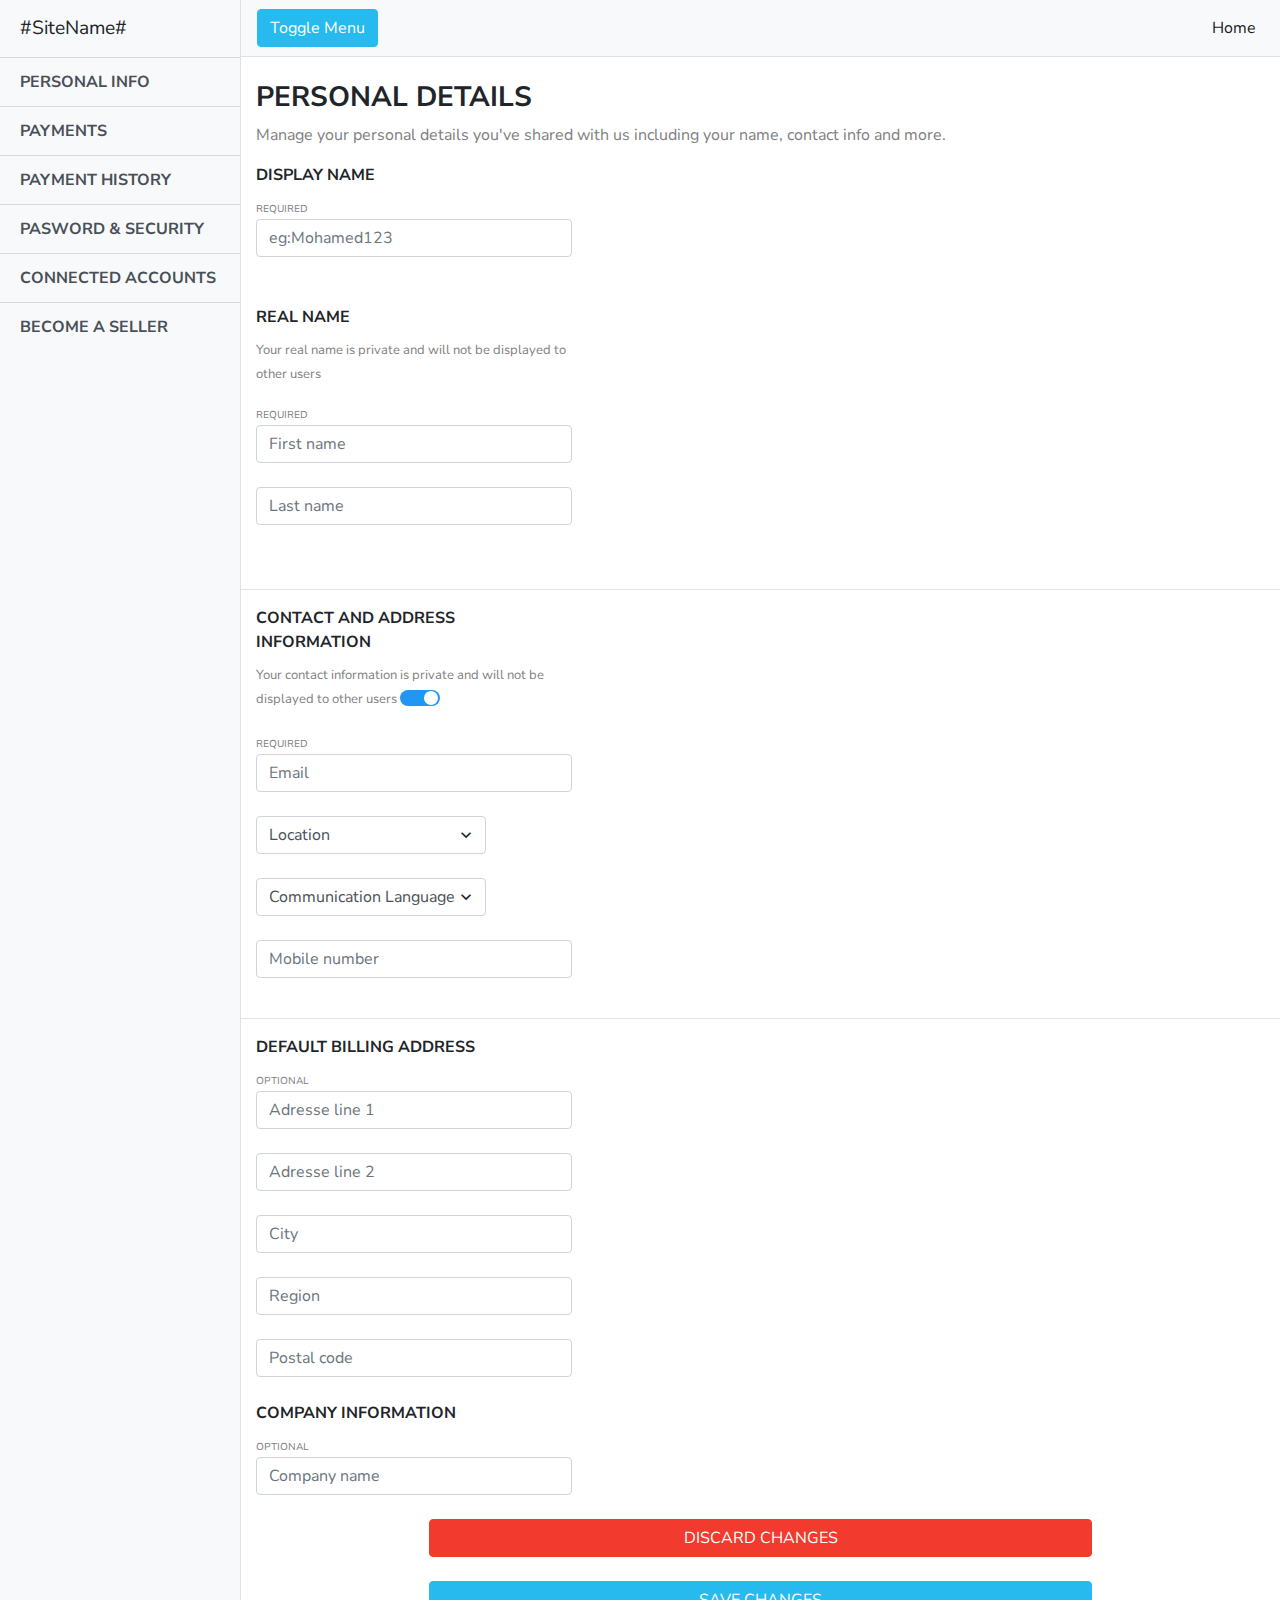
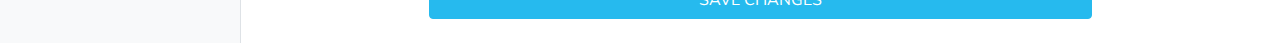
<file: startbootstrap-simple-sidebar-gh-pages/index.html>
<!DOCTYPE html>
<html lang="en">

<head>

  <meta charset="utf-8">
  <meta name="viewport" content="width=device-width, initial-scale=1, shrink-to-fit=no">
  <meta name="description" content="">
  <meta name="author" content="">

    <meta charset="utf-8">
  <meta name="viewport" content="width=device-width, initial-scale=1, shrink-to-fit=no">
<link rel="stylesheet" href="https://use.fontawesome.com/releases/v5.7.2/css/all.css" integrity="sha384-fnmOCqbTlWIlj8LyTjo7mOUStjsKC4pOpQbqyi7RrhN7udi9RwhKkMHpvLbHG9Sr" crossorigin="anonymous">
  <link rel="stylesheet" href="https://fonts.googleapis.com/css?family=Nunito+Sans:200,300,400,700,900|Roboto+Mono:300,400,500">
  <link rel="stylesheet" href="fonts/icomoon/style.css">

  <link rel="stylesheet" href="css/magnific-popup.css">
  <link rel="stylesheet" href="css/jquery-ui.css">
  <link rel="stylesheet" href="css/owl.carousel.min.css">
  <link rel="stylesheet" href="css/owl.theme.default.min.css">
  <link rel="stylesheet" href="css/bootstrap-datepicker.css">
  <link rel="stylesheet" href="css/animate.css">


  <link rel="stylesheet" href="fonts/flaticon/font/flaticon.css">
  <link rel="stylesheet" href="css/fl-bigmug-line.css">

  <link rel="stylesheet" href="css/aos.css">

  <link rel="stylesheet" href="css/style.css">
  
  <title>ACCOUNT</title>

  <!-- Bootstrap core CSS -->
  <link href="vendor/bootstrap/css/bootstrap.min.css" rel="stylesheet">

  <!-- Custom styles for this template -->
  <link href="css/simple-sidebar.css" rel="stylesheet">

    <link rel="stylesheet" href="css/bootstrap.min.css">

	<style>
.switch {
  position: relative;
  display: inline-block;
  width: 40px;
  height: 16px;
}

.switch input { 
  opacity: 0;
  width: 0;
  height: 0;
}

.slider {
  position: absolute;
  cursor: pointer;
  top: 0;
  left: 0;
  right: 0;
  bottom: 0;
  background-color: #ccc;
  -webkit-transition: .4s;
  transition: .4s;
}

.slider:before {
  position: absolute;
  content: "";
  height: 14px;
  width: 14px;
  left: -2px;
  bottom: 1px;
  background-color: white;
  -webkit-transition: .4s;
  transition: .4s;
}

input:checked + .slider {
  background-color: #2196F3;
}

input:focus + .slider {
  box-shadow: 0 0 1px #2196F3;
}

input:checked + .slider:before {
  -webkit-transform: translateX(26px);
  -ms-transform: translateX(26px);
  transform: translateX(26px);
}

/* Rounded sliders */
.slider.round {
  border-radius: 34px;
}

.slider.round:before {
  border-radius: 50%;
}
</style>
</head>

<body>

  <div class="d-flex" id="wrapper">

    <!-- Sidebar -->
    <div class="bg-light border-right" id="sidebar-wrapper">
      <div class="sidebar-heading">#SiteName# </div>
      <div class="list-group list-group-flush">
        <a href="#" class="list-group-item list-group-item-action bg-light"><b>PERSONAL INFO</b></a>
        <a href="#" class="list-group-item list-group-item-action bg-light"><b>PAYMENTS</b></a>
        <a href="#" class="list-group-item list-group-item-action bg-light"><b>PAYMENT HISTORY</b></a>
        <a href="#" class="list-group-item list-group-item-action bg-light"><b>PASWORD & SECURITY</b></a>
        <a href="#" class="list-group-item list-group-item-action bg-light"><b>CONNECTED ACCOUNTS</b></a>
        <a href="#" class="list-group-item list-group-item-action bg-light"><b>BECOME A SELLER</b></a>
      </div>
    </div>
    <!-- /#sidebar-wrapper -->

    <!-- Page Content -->
    <div id="page-content-wrapper">

      <nav class="navbar navbar-expand-lg navbar-light bg-light border-bottom">
        <button class="btn btn-primary" id="menu-toggle">Toggle Menu</button>

        <button class="navbar-toggler" type="button" data-toggle="collapse" data-target="#navbarSupportedContent" aria-controls="navbarSupportedContent" aria-expanded="false" aria-label="Toggle navigation">
          <span class="navbar-toggler-icon"></span>
        </button>

        <div class="collapse navbar-collapse" id="navbarSupportedContent">
          <ul class="navbar-nav ml-auto mt-2 mt-lg-0">
            <li class="nav-item active">
              <a class="nav-link" href="../index.php">Home <span class="sr-only">(current)</span></a>
            </li></div></ul>
           <!-- <li class="nav-item">
              <a class="nav-link" href="#">Link</a>
            </li>
            <li class="nav-item dropdown">
              <a class="nav-link dropdown-toggle" href="#" id="navbarDropdown" role="button" data-toggle="dropdown" aria-haspopup="true" aria-expanded="false">
                Dropdown
              </a>
              <div class="dropdown-menu dropdown-menu-right" aria-labelledby="navbarDropdown">
                <a class="dropdown-item" href="#">Action</a>
                <a class="dropdown-item" href="#">Another action</a>
                <div class="dropdown-divider"></div>
                <a class="dropdown-item" href="#">Something else here</a>
              </div>
            </li>
          </ul>
        </div> -->
      </nav>

      <div class="container-fluid">
        <h3 class="mt-4"><b>PERSONAL DETAILS</b></h3>
        <p><font color="grey">Manage your personal details you've shared with us including your name, contact info and more.</font></p>
      </div>
	  <div class="col-md-4 mb-3 mb-md-0">
                  <label class="font-weight-bold" for="fullname">DISPLAY NAME</label><br/>
				  <font color="grey" size="-2">REQUIRED</font>
                  <input type="text" id="fullname" class="form-control" placeholder="eg:Mohamed123">
                </div>
				<br/><br/>
				<div class="col-md-4 mb-3 mb-md-0">
                  <label class="font-weight-bold" for="fullname">REAL NAME</label><br/>
				  <p><font color="grey" size="-1">Your real name is private and will not be displayed to other users <i class="fas fa-lock"></i></font></p> 
				  <font color="grey" size="-2">REQUIRED</font>
                  <input type="text" id="FirstName" class="form-control" placeholder="First name"><br/>
				  <input type="text" id="LastName" class="form-control" placeholder="Last name">
                </div><br/><br/><hr>
				<div class="col-md-4 mb-3 mb-md-0">
                  <label class="font-weight-bold" for="fullname">CONTACT AND ADDRESS INFORMATION</label><br/>
				  <p><font color="grey" size="-1">Your contact information is private and will not be displayed to other users <label class="switch"><input type="checkbox" checked><span class="slider round"></span></label></font></p> 
				  <font color="grey" size="-2">REQUIRED</font>
                  <input type="text" id="Email" class="form-control" placeholder="Email">
                </div><br/>
				<div class="col-md-6 col-lg-3 mb-3 mb-lg-0">
                        <div class="select-wrap">
                          <span class="icon-keyboard_arrow_down arrow-down"></span>
                          <select name="Location" id="" class="form-control">
                            <option value="" selected disabled hidden>Location</option>
                            <option value="ariana">Ariana</option>
                            <option value="ben_arous">Ben Arous</option>
                            <option value="beja">Béja</option>
                            <option value="gabes">Gabés</option>
                            <option value="gafsa">Gafsa</option>
                            <option value="jendouba">Jandouba</option>
                            <option value="kairouan">Kairouan</option>
                            <option value="kebili">Kébili</option>
                            <option value="manouba">Manouba</option>
                            <option value="kef">Kef</option>
                            <option value="mahdia">Mahdia</option>
                            <option value="monastir">Monastir</option>
                            <option value="mednine">Médenine</option>
                            <option value="nabeul">Nabeul</option>
                            <option value="sfax">Sfax</option>
                            <option value="sidi-bouzid">Sidi Bouzid</option>
                            <option value="siliana">Siliana</option>
                            <option value="sousse">Sousse</option>
                            <option value="tataouine">Tataouine</option>
                            <option value="tunis">Tunis</option>
                            <option value="tozeur">Tozeur</option>
                            <option value="zaghouan">Zaghouan</option>
                          </select>
                        </div>
                      </div><br/>
					  <div class="col-md-6 col-lg-3 mb-3 mb-lg-0">
                        <div class="select-wrap">
                          <span class="icon-keyboard_arrow_down arrow-down"></span>
                          <select name="Lang" id="" class="form-control">
                            <option value="" selected disabled hidden>Communication Language</option>
                            <option value="ariana">English</option>
                            <option value="ben_arous">Françcais</option>
                            <option value="beja">العربية</option>
                          </select>
                        </div>
                      </div><br/>
					   <div class="col-md-4 mb-3 mb-md-0">
                  <input type="text" id="number" class="form-control" placeholder="Mobile number">
                </div><br/><hr>
				 <div class="col-md-4 mb-3 mb-md-0">
                  <label class="font-weight-bold" for="fullname">DEFAULT BILLING ADDRESS</label><br/>
				  <font color="grey" size="-2">OPTIONAL</font>
                  <input type="text" id="adresse1" class="form-control" placeholder="Adresse line 1"><br/>
				   <input type="text" id="adresse2" class="form-control" placeholder="Adresse line 2"><br/>
				   <input type="text" id="City" class="form-control" placeholder="City"><br/>
				    <input type="text" id="Region" class="form-control" placeholder="Region"><br/>
					<input type="text" id="code" class="form-control" placeholder="Postal code">
                </div><br/>
				 <div class="col-md-4 mb-3 mb-md-0">
                  <label class="font-weight-bold" for="fullname">COMPANY INFORMATION</label><br/>
				  <font color="grey" size="-2">OPTIONAL</font>
                  <input type="text" id="company" class="form-control" placeholder="Company name">
                </div><br/> 
			<center> <div class="col-md-6 col-lg-8 mb-3 mb-lg-0">
                        <input type="submit" class="btn btn-danger btn-block" value="DISCARD CHANGES"><br>
						      <input type="submit" class="btn btn-primary btn-block" value="SAVE CHANGES">
                      </div></center><br>
    </div>
    <!-- /#page-content-wrapper -->

  </div>
  <!-- /#wrapper -->

  <!-- Bootstrap core JavaScript -->
  <script src="vendor/jquery/jquery.min.js"></script>
  <script src="vendor/bootstrap/js/bootstrap.bundle.min.js"></script>

  <!-- Menu Toggle Script -->
  <script>
    $("#menu-toggle").click(function(e) {
      e.preventDefault();
      $("#wrapper").toggleClass("toggled");
    });
  </script>

</body>

</html>
</file>
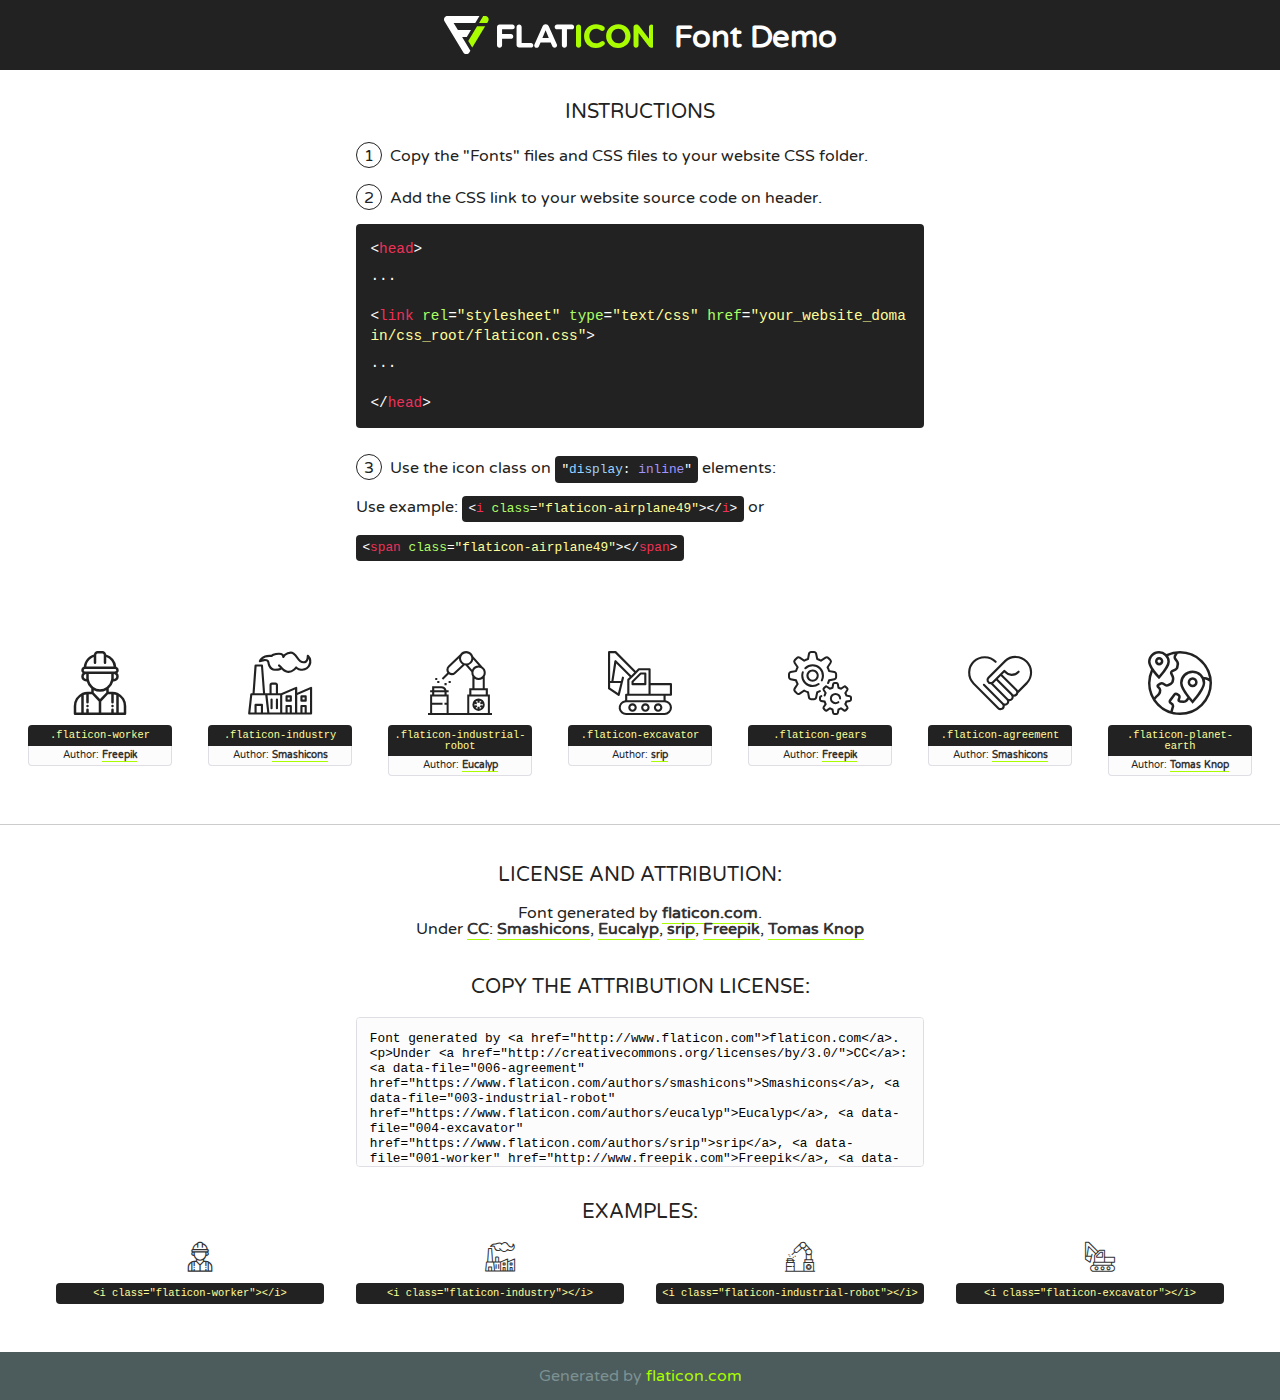
<file: fonts/flaticon/font/flaticon.html>
<!DOCTYPE html>
<!--
  Flaticon icon font: Flaticon
  Creation date: 24/09/2018 04:43
-->
<html>
<!DOCTYPE html>
<html>

<head>
    <title>Flaticon WebFont</title>
    <link href="http://fonts.googleapis.com/css?family=Varela+Round" rel="stylesheet" type="text/css" />
    <link rel="stylesheet" type="text/css" href="flaticon.css">
    <meta charset="UTF-8">
    <style>
    html, body, div, span, applet, object, iframe,
    h1, h2, h3, h4, h5, h6, p, blockquote, pre,
    a, abbr, acronym, address, big, cite, code,
    del, dfn, em, img, ins, kbd, q, s, samp,
    small, strike, strong, sub, sup, tt, var,
    b, u, i, center,
    dl, dt, dd, ol, ul, li,
    fieldset, form, label, legend,
    table, caption, tbody, tfoot, thead, tr, th, td,
    article, aside, canvas, details, embed, 
    figure, figcaption, footer, header, hgroup, 
    menu, nav, output, ruby, section, summary,
    time, mark, audio, video {
        margin: 0;
        padding: 0;
        border: 0;
        font-size: 100%;
        font: inherit;
        vertical-align: baseline;
    }
    /* HTML5 display-role reset for older browsers */
    article, aside, details, figcaption, figure, 
    footer, header, hgroup, menu, nav, section {
        display: block;
    }
    body {
        line-height: 1;
    }
    ol, ul {
        list-style: none;
    }
    blockquote, q {
        quotes: none;
    }
    blockquote:before, blockquote:after,
    q:before, q:after {
        content: '';
        content: none;
    }
    table {
        border-collapse: collapse;
        border-spacing: 0;
    }
    body {
        font-family: 'Varela Round', Helvetica, Arial, sans-serif;
        font-size: 16px;
        color: #222;
    }
    a {
        color: #333;
        border-bottom: 1px solid #a9fd00;
        font-weight: bold;
        text-decoration: none;
    }
    * {
        -moz-box-sizing: border-box;
        -webkit-box-sizing: border-box;
        box-sizing: border-box;
        margin: 0;
        padding: 0;
    }
    [class^="flaticon-"]:before, [class*=" flaticon-"]:before, [class^="flaticon-"]:after, [class*=" flaticon-"]:after {
        font-family: Flaticon;
        font-size: 30px;
        font-style: normal;
        margin-left: 20px;
        color: #333;
    }
    .wrapper {
        max-width: 600px;
        margin: auto;
        padding: 0 1em;
    }
    .title {
        font-size: 1.25em;
        text-align: center;
        margin-bottom: 1em;
        text-transform: uppercase;
    }
    header {
        text-align: center;
        background-color: #222;
        color: #fff;
        padding: 1em;
    }
    header .logo {
        width: 210px;
        height: 38px;
        display: inline-block;
        vertical-align: middle;
        margin-right: 1em;
        border: none;
    }
    header strong {
        font-size: 1.95em;
        font-weight: bold;
        vertical-align: middle;
        margin-top: 5px;
        display: inline-block;
    }
    .demo {
        margin: 2em auto;
        line-height: 1.25em;
    }
    .demo ul li {
        margin-bottom: 1em;
    }
    .demo ul li .num {
        color: #222;
        border-radius: 20px;
        display: inline-block;
        width: 26px;
        padding: 3px;
        height: 26px;
        text-align: center;
        margin-right: 0.5em;
        border: 1px solid #222;
    }
    .demo ul li code {
        background-color: #222;
        border-radius: 4px;
        padding: 0.25em 0.5em;
        display: inline-block;
        color: #fff;
        font-family: Consolas,Monaco,Lucida Console,Liberation Mono,DejaVu Sans Mono,Bitstream Vera Sans Mono,Courier New, monospace;
        font-weight: lighter;
        margin-top: 1em;
        font-size: 0.8em;
        word-break: break-all;
    }
    .demo ul li code.big {
        padding: 1em;
        font-size: 0.9em;
    }
    .demo ul li code .red {
        color: #EF3159;
    }
    .demo ul li code .green {
        color: #ACFF65;
    }
    .demo ul li code .yellow {
        color: #FFFF99;
    }
    .demo ul li code .blue {
        color: #99D3FF;
    }
    .demo ul li code .purple {
        color: #A295FF;
    }
    .demo ul li code .dots {
        margin-top: 0.5em;
        display: block;
    }
    #glyphs {
        border-bottom: 1px solid #ccc;
        padding: 2em 0;
        text-align: center;
    }
    .glyph {
        display: inline-block;
        width: 9em;
        margin: 1em;
        text-align: center;
        vertical-align: top;
        background: #FFF;
    }
    .glyph .glyph-icon {
        padding: 10px;
        display: block;
        font-family:"Flaticon";
        font-size: 64px;
        line-height: 1;
    }
    .glyph .glyph-icon:before {
        font-size: 64px;
        color: #222;
        margin-left: 0;
    }
    .class-name {
        font-size: 0.65em;
        background-color: #222;
        color: #fff;
        border-radius: 4px 4px 0 0;
        padding: 0.5em;
        color: #FFFF99;
        font-family: Consolas,Monaco,Lucida Console,Liberation Mono,DejaVu Sans Mono,Bitstream Vera Sans Mono,Courier New, monospace;
    }
    .author-name {
        font-size: 0.6em;
        background-color: #fcfcfd;
        border: 1px solid #DEDEE4;
        border-top: 0;
        border-radius: 0 0 4px 4px;
        padding: 0.5em;
    }
    .class-name:last-child {
        font-size: 10px;
        color:#888;
    }
    .class-name:last-child a {
        font-size: 10px;
        color:#555;
    }
    .class-name:last-child a:hover {
        color:#a9fd00;
    }
    .glyph > input {
        display: block;
        width: 100px;
        margin: 5px auto;
        text-align: center;
        font-size: 12px;
        cursor: text;
    }
    .glyph > input.icon-input {
        font-family:"Flaticon";
        font-size: 16px;
        margin-bottom: 10px;
    }
    .attribution .title {
        margin-top: 2em;
    }
    .attribution textarea {
        background-color: #fcfcfd;
        padding: 1em;
        border: none;
        box-shadow: none;
        border: 1px solid #DEDEE4;
        border-radius: 4px;
        resize: none;
        width: 100%;
        height: 150px;
        font-size: 0.8em;
        font-family: Consolas,Monaco,Lucida Console,Liberation Mono,DejaVu Sans Mono,Bitstream Vera Sans Mono,Courier New, monospace;
        -webkit-appearance: none;
    }
    .iconsuse {
        margin: 2em auto;
        text-align: center;
        max-width: 1200px;
    }
    .iconsuse:after {
        content: '';
        display: table;
        clear: both;
    }
    .iconsuse .image {
        float: left;
        width: 25%;
        padding: 0 1em;
    }
    .iconsuse .image p {
        margin-bottom: 1em;
    }
    .iconsuse .image span {
        display: block;
        font-size: 0.65em;
        background-color: #222;
        color: #fff;
        border-radius: 4px;
        padding: 0.5em;
        color: #FFFF99;
        margin-top: 1em;
        font-family: Consolas,Monaco,Lucida Console,Liberation Mono,DejaVu Sans Mono,Bitstream Vera Sans Mono,Courier New, monospace;
    }
    #footer {
        text-align: center;
        background-color: #4C5B5C;
        color: #7c9192;
        padding: 1em;
    }
    #footer a {
        border: none;
        color: #a9fd00;
        font-weight: normal;
    }
    @media (max-width: 960px) {
        .iconsuse .image {
            width: 50%;
        }
    }
    @media (max-width: 560px) {
        .iconsuse .image {
            width: 100%;
        }
    }
    </style>
</head>

<body class="characters-off">

    <header>
        <a href="http://www.flaticon.com" target="_blank" class="logo">
            <svg version="1.1" xmlns="http://www.w3.org/2000/svg" xmlns:xlink="http://www.w3.org/1999/xlink" xmlns:a="http://ns.adobe.com/AdobeSVGViewerExtensions/3.0/" viewBox="0 0 560.875 102.036" enable-background="new 0 0 560.875 102.036" xml:space="preserve">
                <defs>
                </defs>
                <g>
                    <g class="letters">
                        <path fill="#ffffff" d="M141.596,29.675c0-3.777,2.985-6.767,6.764-6.767h34.438c3.426,0,6.15,2.728,6.15,6.15
                        c0,3.43-2.724,6.149-6.15,6.149h-27.674v13.091h23.719c3.429,0,6.151,2.724,6.151,6.15c0,3.43-2.723,6.149-6.151,6.149h-23.719
                        v17.574c0,3.773-2.986,6.761-6.764,6.761c-3.779,0-6.764-2.989-6.764-6.761V29.675z"></path>
                        <path fill="#ffffff" d="M193.844,29.149c0-3.781,2.985-6.767,6.764-6.767c3.776,0,6.763,2.985,6.763,6.767v42.957h25.039
                        c3.426,0,6.149,2.726,6.149,6.153c0,3.425-2.723,6.15-6.149,6.15h-31.802c-3.779,0-6.764-2.986-6.764-6.768V29.149z"></path>
                        <path fill="#ffffff" d="M241.891,75.71l21.438-48.407c1.492-3.341,4.215-5.357,7.906-5.357h0.792
                        c3.686,0,6.323,2.017,7.815,5.357l21.439,48.407c0.436,0.967,0.701,1.845,0.701,2.723c0,3.602-2.809,6.501-6.414,6.501
                        c-3.161,0-5.269-1.845-6.499-4.655l-4.132-9.661h-27.059l-4.301,10.102c-1.144,2.631-3.426,4.214-6.237,4.214
                        c-3.517,0-6.24-2.81-6.24-6.325C241.1,77.64,241.451,76.677,241.891,75.71z M279.932,58.666l-8.521-20.297l-8.526,20.297H279.932
                        z"></path>
                        <path fill="#ffffff" d="M314.864,35.387H301.86c-3.429,0-6.239-2.813-6.239-6.238c0-3.429,2.811-6.24,6.239-6.24h39.533
                        c3.426,0,6.237,2.811,6.237,6.24c0,3.425-2.811,6.238-6.237,6.238h-13.001v42.785c0,3.773-2.99,6.761-6.764,6.761
                        c-3.779,0-6.764-2.989-6.764-6.761V35.387z"></path>
                        <path fill="#A9FD00" d="M352.615,29.149c0-3.781,2.985-6.767,6.767-6.767c3.774,0,6.761,2.985,6.761,6.767v49.024
                        c0,3.773-2.987,6.761-6.761,6.761c-3.781,0-6.767-2.989-6.767-6.761V29.149z"></path>
                        <path fill="#A9FD00" d="M374.132,53.836v-0.179c0-17.481,13.178-31.801,32.065-31.801c9.22,0,15.459,2.458,20.557,6.238
                        c1.402,1.054,2.637,2.985,2.637,5.357c0,3.692-2.985,6.59-6.681,6.59c-1.845,0-3.071-0.702-4.044-1.319
                        c-3.776-2.813-7.729-4.393-12.562-4.393c-10.364,0-17.831,8.611-17.831,19.154v0.173c0,10.542,7.291,19.329,17.831,19.329
                        c5.715,0,9.492-1.756,13.359-4.834c1.049-0.874,2.458-1.491,4.039-1.491c3.429,0,6.325,2.813,6.325,6.236
                        c0,2.106-1.056,3.78-2.282,4.834c-5.539,4.834-12.036,7.733-21.878,7.733C387.572,85.464,374.132,71.493,374.132,53.836z"></path>
                        <path fill="#A9FD00" d="M433.009,53.836v-0.179c0-17.481,13.79-31.801,32.766-31.801c18.981,0,32.592,14.143,32.592,31.628v0.173
                        c0,17.483-13.785,31.807-32.769,31.807C446.625,85.464,433.009,71.32,433.009,53.836z M484.224,53.836v-0.179
                        c0-10.539-7.725-19.326-18.626-19.326c-10.893,0-18.449,8.611-18.449,19.154v0.173c0,10.542,7.73,19.329,18.626,19.329
                        C476.676,72.986,484.224,64.378,484.224,53.836z"></path>
                        <path fill="#A9FD00" d="M506.233,29.321c0-3.774,2.99-6.763,6.767-6.763h1.401c3.252,0,5.183,1.583,7.029,3.953l26.093,34.265
                        V29.059c0-3.692,2.99-6.677,6.681-6.677c3.683,0,6.671,2.985,6.671,6.677v48.934c0,3.78-2.987,6.765-6.764,6.765h-0.436
                        c-3.257,0-5.188-1.581-7.034-3.953l-27.056-35.492v32.944c0,3.687-2.985,6.676-6.678,6.676c-3.683,0-6.673-2.989-6.673-6.676
                        V29.321z"></path>
                    </g>
                    <g class="insignia">
                        <path fill="#ffffff" d="M48.372,56.137h12.517l11.156-18.537H37.186L25.688,18.539h57.825L94.668,0H9.271
                        C5.925,0,2.842,1.801,1.198,4.716c-1.644,2.907-1.593,6.482,0.134,9.343l50.38,83.501c1.678,2.781,4.689,4.476,7.938,4.476
                        c3.246,0,6.257-1.695,7.935-4.476l2.898-4.804L48.372,56.137z"></path>
                        <g class="i">
                            <path fill="#A9FD00" d="M93.575,18.539h0.031v0.004l21.652,0.004l2.705-4.488c1.727-2.861,1.778-6.436,0.133-9.343
                            C116.454,1.801,113.371,0,110.026,0h-5.294L93.575,18.539z"></path>
                            <polygon fill="#A9FD00" points="88.291,27.356 64.725,66.486 75.519,84.404 109.942,27.356"></polygon>
                        </g>
                    </g>
                </g>
            </svg>
        </a>
        <strong>Font Demo</strong>
    </header>


    <section class="demo wrapper">

        <p class="title">Instructions</p>

        <ul>
            <li>
                <span class="num">1</span>Copy the "Fonts" files and CSS files to your website CSS folder.
            </li>
            <li>
                <span class="num">2</span>Add the CSS link to your website source code on header.
                <code class="big">
                    &lt;<span class="red">head</span>&gt;
                    <br/><span class="dots">...</span>
                    <br/>&lt;<span class="red">link</span> <span class="green">rel</span>=<span class="yellow">"stylesheet"</span> <span class="green">type</span>=<span class="yellow">"text/css"</span> <span class="green">href</span>=<span class="yellow">"your_website_domain/css_root/flaticon.css"</span>&gt;
                    <br/><span class="dots">...</span>
                    <br/>&lt;/<span class="red">head</span>&gt;
                </code>
            </li>

            <li>
                <p>
                    <span class="num">3</span>Use the icon class on <code>"<span class="blue">display</span>:<span class="purple"> inline</span>"</code> elements:
                    <br />
                    Use example: <code>&lt;<span class="red">i</span> <span class="green">class</span>=<span class="yellow">&quot;flaticon-airplane49&quot;</span>&gt;&lt;/<span class="red">i</span>&gt;</code> or <code>&lt;<span class="red">span</span> <span class="green">class</span>=<span class="yellow">&quot;flaticon-airplane49&quot;</span>&gt;&lt;/<span class="red">span</span>&gt;</code>
            </li>
        </ul>

    </section>




   <section id="glyphs">          
    
      
        <div class="glyph"><div class="glyph-icon flaticon-worker"></div>
            <div class="class-name">.flaticon-worker</div>
            <div class="author-name">Author: <a data-file="001-worker" href="http://www.freepik.com">Freepik</a> </div> 
        </div>        
        
        <div class="glyph"><div class="glyph-icon flaticon-industry"></div>
            <div class="class-name">.flaticon-industry</div>
            <div class="author-name">Author: <a data-file="002-industry" href="https://www.flaticon.com/authors/smashicons">Smashicons</a> </div> 
        </div>        
        
        <div class="glyph"><div class="glyph-icon flaticon-industrial-robot"></div>
            <div class="class-name">.flaticon-industrial-robot</div>
            <div class="author-name">Author: <a data-file="003-industrial-robot" href="https://www.flaticon.com/authors/eucalyp">Eucalyp</a> </div> 
        </div>        
        
        <div class="glyph"><div class="glyph-icon flaticon-excavator"></div>
            <div class="class-name">.flaticon-excavator</div>
            <div class="author-name">Author: <a data-file="004-excavator" href="https://www.flaticon.com/authors/srip">srip</a> </div> 
        </div>        
        
        <div class="glyph"><div class="glyph-icon flaticon-gears"></div>
            <div class="class-name">.flaticon-gears</div>
            <div class="author-name">Author: <a data-file="005-gears" href="http://www.freepik.com">Freepik</a> </div> 
        </div>        
        
        <div class="glyph"><div class="glyph-icon flaticon-agreement"></div>
            <div class="class-name">.flaticon-agreement</div>
            <div class="author-name">Author: <a data-file="006-agreement" href="https://www.flaticon.com/authors/smashicons">Smashicons</a> </div> 
        </div>        
        
        <div class="glyph"><div class="glyph-icon flaticon-planet-earth"></div>
            <div class="class-name">.flaticon-planet-earth</div>
            <div class="author-name">Author: <a data-file="007-planet-earth" href="https://www.flaticon.com/authors/tomas-knop">Tomas Knop</a> </div> 
        </div>        
        

    </section>



    <section class="attribution wrapper"   style="text-align:center;">

      <div class="title">License and attribution:</div><div class="attrDiv">Font generated by <a href="http://www.flaticon.com">flaticon.com</a>. <div><p>Under <a href="http://creativecommons.org/licenses/by/3.0/">CC</a>: <a data-file="006-agreement" href="https://www.flaticon.com/authors/smashicons">Smashicons</a>, <a data-file="003-industrial-robot" href="https://www.flaticon.com/authors/eucalyp">Eucalyp</a>, <a data-file="004-excavator" href="https://www.flaticon.com/authors/srip">srip</a>, <a data-file="001-worker" href="http://www.freepik.com">Freepik</a>, <a data-file="007-planet-earth" href="https://www.flaticon.com/authors/tomas-knop">Tomas Knop</a></p>  </div>
      </div>
      <div class="title">Copy the Attribution License:</div>

    <textarea onclick="this.focus();this.select();">Font generated by &lt;a href=&quot;http://www.flaticon.com&quot;&gt;flaticon.com&lt;/a&gt;. <p>Under <a href="http://creativecommons.org/licenses/by/3.0/">CC</a>: <a data-file="006-agreement" href="https://www.flaticon.com/authors/smashicons">Smashicons</a>, <a data-file="003-industrial-robot" href="https://www.flaticon.com/authors/eucalyp">Eucalyp</a>, <a data-file="004-excavator" href="https://www.flaticon.com/authors/srip">srip</a>, <a data-file="001-worker" href="http://www.freepik.com">Freepik</a>, <a data-file="007-planet-earth" href="https://www.flaticon.com/authors/tomas-knop">Tomas Knop</a></p>  
     </textarea>

    </section>

    <section class="iconsuse">

          <div class="title">Examples:</div>            
             
            <div class="image">
                <p>
                    <i class="glyph-icon flaticon-worker"></i> 
                    <span>&lt;i class=&quot;flaticon-worker&quot;&gt;&lt;/i&gt;</span>
                </p>
            </div>
            
            <div class="image">
                <p>
                    <i class="glyph-icon flaticon-industry"></i> 
                    <span>&lt;i class=&quot;flaticon-industry&quot;&gt;&lt;/i&gt;</span>
                </p>
            </div>
            
            <div class="image">
                <p>
                    <i class="glyph-icon flaticon-industrial-robot"></i> 
                    <span>&lt;i class=&quot;flaticon-industrial-robot&quot;&gt;&lt;/i&gt;</span>
                </p>
            </div>
            
            <div class="image">
                <p>
                    <i class="glyph-icon flaticon-excavator"></i> 
                    <span>&lt;i class=&quot;flaticon-excavator&quot;&gt;&lt;/i&gt;</span>
                </p>
            </div>
                       
        </div>
                            
    </section>

<div id="footer">
    <div>Generated by <a href="http://www.flaticon.com">flaticon.com</a>
    </div>
</div>



</body>
</html>
</file>
<file: startbootstrap-simple-sidebar-gh-pages/fonts/icomoon/style.css>
@font-face {
  font-family: 'icomoon';
  src:  url('fonts/icomoon.eot?10si43');
  src:  url('fonts/icomoon.eot?10si43#iefix') format('embedded-opentype'),
    url('fonts/icomoon.ttf?10si43') format('truetype'),
    url('fonts/icomoon.woff?10si43') format('woff'),
    url('fonts/icomoon.svg?10si43#icomoon') format('svg');
  font-weight: normal;
  font-style: normal;
}

[class^="icon-"], [class*=" icon-"] {
  /* use !important to prevent issues with browser extensions that change fonts */
  font-family: 'icomoon' !important;
  speak: none;
  font-style: normal;
  font-weight: normal;
  font-variant: normal;
  text-transform: none;
  line-height: 1;

  /* Better Font Rendering =========== */
  -webkit-font-smoothing: antialiased;
  -moz-osx-font-smoothing: grayscale;
}

.icon-asterisk:before {
  content: "\f069";
}
.icon-plus:before {
  content: "\f067";
}
.icon-question:before {
  content: "\f128";
}
.icon-minus:before {
  content: "\f068";
}
.icon-glass:before {
  content: "\f000";
}
.icon-music:before {
  content: "\f001";
}
.icon-search:before {
  content: "\f002";
}
.icon-envelope-o:before {
  content: "\f003";
}
.icon-heart:before {
  content: "\f004";
}
.icon-star:before {
  content: "\f005";
}
.icon-star-o:before {
  content: "\f006";
}
.icon-user:before {
  content: "\f007";
}
.icon-film:before {
  content: "\f008";
}
.icon-th-large:before {
  content: "\f009";
}
.icon-th:before {
  content: "\f00a";
}
.icon-th-list:before {
  content: "\f00b";
}
.icon-check:before {
  content: "\f00c";
}
.icon-close:before {
  content: "\f00d";
}
.icon-remove:before {
  content: "\f00d";
}
.icon-times:before {
  content: "\f00d";
}
.icon-search-plus:before {
  content: "\f00e";
}
.icon-search-minus:before {
  content: "\f010";
}
.icon-power-off:before {
  content: "\f011";
}
.icon-signal:before {
  content: "\f012";
}
.icon-cog:before {
  content: "\f013";
}
.icon-gear:before {
  content: "\f013";
}
.icon-trash-o:before {
  content: "\f014";
}
.icon-home:before {
  content: "\f015";
}
.icon-file-o:before {
  content: "\f016";
}
.icon-clock-o:before {
  content: "\f017";
}
.icon-road:before {
  content: "\f018";
}
.icon-download:before {
  content: "\f019";
}
.icon-arrow-circle-o-down:before {
  content: "\f01a";
}
.icon-arrow-circle-o-up:before {
  content: "\f01b";
}
.icon-inbox:before {
  content: "\f01c";
}
.icon-play-circle-o:before {
  content: "\f01d";
}
.icon-repeat:before {
  content: "\f01e";
}
.icon-rotate-right:before {
  content: "\f01e";
}
.icon-refresh:before {
  content: "\f021";
}
.icon-list-alt:before {
  content: "\f022";
}
.icon-lock:before {
  content: "\f023";
}
.icon-flag:before {
  content: "\f024";
}
.icon-headphones:before {
  content: "\f025";
}
.icon-volume-off:before {
  content: "\f026";
}
.icon-volume-down:before {
  content: "\f027";
}
.icon-volume-up:before {
  content: "\f028";
}
.icon-qrcode:before {
  content: "\f029";
}
.icon-barcode:before {
  content: "\f02a";
}
.icon-tag:before {
  content: "\f02b";
}
.icon-tags:before {
  content: "\f02c";
}
.icon-book:before {
  content: "\f02d";
}
.icon-bookmark:before {
  content: "\f02e";
}
.icon-print:before {
  content: "\f02f";
}
.icon-camera:before {
  content: "\f030";
}
.icon-font:before {
  content: "\f031";
}
.icon-bold:before {
  content: "\f032";
}
.icon-italic:before {
  content: "\f033";
}
.icon-text-height:before {
  content: "\f034";
}
.icon-text-width:before {
  content: "\f035";
}
.icon-align-left:before {
  content: "\f036";
}
.icon-align-center:before {
  content: "\f037";
}
.icon-align-right:before {
  content: "\f038";
}
.icon-align-justify:before {
  content: "\f039";
}
.icon-list:before {
  content: "\f03a";
}
.icon-dedent:before {
  content: "\f03b";
}
.icon-outdent:before {
  content: "\f03b";
}
.icon-indent:before {
  content: "\f03c";
}
.icon-video-camera:before {
  content: "\f03d";
}
.icon-image:before {
  content: "\f03e";
}
.icon-photo:before {
  content: "\f03e";
}
.icon-picture-o:before {
  content: "\f03e";
}
.icon-pencil:before {
  content: "\f040";
}
.icon-map-marker:before {
  content: "\f041";
}
.icon-adjust:before {
  content: "\f042";
}
.icon-tint:before {
  content: "\f043";
}
.icon-edit:before {
  content: "\f044";
}
.icon-pencil-square-o:before {
  content: "\f044";
}
.icon-share-square-o:before {
  content: "\f045";
}
.icon-check-square-o:before {
  content: "\f046";
}
.icon-arrows:before {
  content: "\f047";
}
.icon-step-backward:before {
  content: "\f048";
}
.icon-fast-backward:before {
  content: "\f049";
}
.icon-backward:before {
  content: "\f04a";
}
.icon-play:before {
  content: "\f04b";
}
.icon-pause:before {
  content: "\f04c";
}
.icon-stop:before {
  content: "\f04d";
}
.icon-forward:before {
  content: "\f04e";
}
.icon-fast-forward:before {
  content: "\f050";
}
.icon-step-forward:before {
  content: "\f051";
}
.icon-eject:before {
  content: "\f052";
}
.icon-chevron-left:before {
  content: "\f053";
}
.icon-chevron-right:before {
  content: "\f054";
}
.icon-plus-circle:before {
  content: "\f055";
}
.icon-minus-circle:before {
  content: "\f056";
}
.icon-times-circle:before {
  content: "\f057";
}
.icon-check-circle:before {
  content: "\f058";
}
.icon-question-circle:before {
  content: "\f059";
}
.icon-info-circle:before {
  content: "\f05a";
}
.icon-crosshairs:before {
  content: "\f05b";
}
.icon-times-circle-o:before {
  content: "\f05c";
}
.icon-check-circle-o:before {
  content: "\f05d";
}
.icon-ban:before {
  content: "\f05e";
}
.icon-arrow-left:before {
  content: "\f060";
}
.icon-arrow-right:before {
  content: "\f061";
}
.icon-arrow-up:before {
  content: "\f062";
}
.icon-arrow-down:before {
  content: "\f063";
}
.icon-mail-forward:before {
  content: "\f064";
}
.icon-share:before {
  content: "\f064";
}
.icon-expand:before {
  content: "\f065";
}
.icon-compress:before {
  content: "\f066";
}
.icon-exclamation-circle:before {
  content: "\f06a";
}
.icon-gift:before {
  content: "\f06b";
}
.icon-leaf:before {
  content: "\f06c";
}
.icon-fire:before {
  content: "\f06d";
}
.icon-eye:before {
  content: "\f06e";
}
.icon-eye-slash:before {
  content: "\f070";
}
.icon-exclamation-triangle:before {
  content: "\f071";
}
.icon-warning:before {
  content: "\f071";
}
.icon-plane:before {
  content: "\f072";
}
.icon-calendar:before {
  content: "\f073";
}
.icon-random:before {
  content: "\f074";
}
.icon-comment:before {
  content: "\f075";
}
.icon-magnet:before {
  content: "\f076";
}
.icon-chevron-up:before {
  content: "\f077";
}
.icon-chevron-down:before {
  content: "\f078";
}
.icon-retweet:before {
  content: "\f079";
}
.icon-shopping-cart:before {
  content: "\f07a";
}
.icon-folder:before {
  content: "\f07b";
}
.icon-folder-open:before {
  content: "\f07c";
}
.icon-arrows-v:before {
  content: "\f07d";
}
.icon-arrows-h:before {
  content: "\f07e";
}
.icon-bar-chart:before {
  content: "\f080";
}
.icon-bar-chart-o:before {
  content: "\f080";
}
.icon-twitter-square:before {
  content: "\f081";
}
.icon-facebook-square:before {
  content: "\f082";
}
.icon-camera-retro:before {
  content: "\f083";
}
.icon-key:before {
  content: "\f084";
}
.icon-cogs:before {
  content: "\f085";
}
.icon-gears:before {
  content: "\f085";
}
.icon-comments:before {
  content: "\f086";
}
.icon-thumbs-o-up:before {
  content: "\f087";
}
.icon-thumbs-o-down:before {
  content: "\f088";
}
.icon-star-half:before {
  content: "\f089";
}
.icon-heart-o:before {
  content: "\f08a";
}
.icon-sign-out:before {
  content: "\f08b";
}
.icon-linkedin-square:before {
  content: "\f08c";
}
.icon-thumb-tack:before {
  content: "\f08d";
}
.icon-external-link:before {
  content: "\f08e";
}
.icon-sign-in:before {
  content: "\f090";
}
.icon-trophy:before {
  content: "\f091";
}
.icon-github-square:before {
  content: "\f092";
}
.icon-upload:before {
  content: "\f093";
}
.icon-lemon-o:before {
  content: "\f094";
}
.icon-phone:before {
  content: "\f095";
}
.icon-square-o:before {
  content: "\f096";
}
.icon-bookmark-o:before {
  content: "\f097";
}
.icon-phone-square:before {
  content: "\f098";
}
.icon-twitter:before {
  content: "\f099";
}
.icon-facebook:before {
  content: "\f09a";
}
.icon-facebook-f:before {
  content: "\f09a";
}
.icon-github:before {
  content: "\f09b";
}
.icon-unlock:before {
  content: "\f09c";
}
.icon-credit-card:before {
  content: "\f09d";
}
.icon-feed:before {
  content: "\f09e";
}
.icon-rss:before {
  content: "\f09e";
}
.icon-hdd-o:before {
  content: "\f0a0";
}
.icon-bullhorn:before {
  content: "\f0a1";
}
.icon-bell-o:before {
  content: "\f0a2";
}
.icon-certificate:before {
  content: "\f0a3";
}
.icon-hand-o-right:before {
  content: "\f0a4";
}
.icon-hand-o-left:before {
  content: "\f0a5";
}
.icon-hand-o-up:before {
  content: "\f0a6";
}
.icon-hand-o-down:before {
  content: "\f0a7";
}
.icon-arrow-circle-left:before {
  content: "\f0a8";
}
.icon-arrow-circle-right:before {
  content: "\f0a9";
}
.icon-arrow-circle-up:before {
  content: "\f0aa";
}
.icon-arrow-circle-down:before {
  content: "\f0ab";
}
.icon-globe:before {
  content: "\f0ac";
}
.icon-wrench:before {
  content: "\f0ad";
}
.icon-tasks:before {
  content: "\f0ae";
}
.icon-filter:before {
  content: "\f0b0";
}
.icon-briefcase:before {
  content: "\f0b1";
}
.icon-arrows-alt:before {
  content: "\f0b2";
}
.icon-group:before {
  content: "\f0c0";
}
.icon-users:before {
  content: "\f0c0";
}
.icon-chain:before {
  content: "\f0c1";
}
.icon-link:before {
  content: "\f0c1";
}
.icon-cloud:before {
  content: "\f0c2";
}
.icon-flask:before {
  content: "\f0c3";
}
.icon-cut:before {
  content: "\f0c4";
}
.icon-scissors:before {
  content: "\f0c4";
}
.icon-copy:before {
  content: "\f0c5";
}
.icon-files-o:before {
  content: "\f0c5";
}
.icon-paperclip:before {
  content: "\f0c6";
}
.icon-floppy-o:before {
  content: "\f0c7";
}
.icon-save:before {
  content: "\f0c7";
}
.icon-square:before {
  content: "\f0c8";
}
.icon-bars:before {
  content: "\f0c9";
}
.icon-navicon:before {
  content: "\f0c9";
}
.icon-reorder:before {
  content: "\f0c9";
}
.icon-list-ul:before {
  content: "\f0ca";
}
.icon-list-ol:before {
  content: "\f0cb";
}
.icon-strikethrough:before {
  content: "\f0cc";
}
.icon-underline:before {
  content: "\f0cd";
}
.icon-table:before {
  content: "\f0ce";
}
.icon-magic:before {
  content: "\f0d0";
}
.icon-truck:before {
  content: "\f0d1";
}
.icon-pinterest:before {
  content: "\f0d2";
}
.icon-pinterest-square:before {
  content: "\f0d3";
}
.icon-google-plus-square:before {
  content: "\f0d4";
}
.icon-google-plus:before {
  content: "\f0d5";
}
.icon-money:before {
  content: "\f0d6";
}
.icon-caret-down:before {
  content: "\f0d7";
}
.icon-caret-up:before {
  content: "\f0d8";
}
.icon-caret-left:before {
  content: "\f0d9";
}
.icon-caret-right:before {
  content: "\f0da";
}
.icon-columns:before {
  content: "\f0db";
}
.icon-sort:before {
  content: "\f0dc";
}
.icon-unsorted:before {
  content: "\f0dc";
}
.icon-sort-desc:before {
  content: "\f0dd";
}
.icon-sort-down:before {
  content: "\f0dd";
}
.icon-sort-asc:before {
  content: "\f0de";
}
.icon-sort-up:before {
  content: "\f0de";
}
.icon-envelope:before {
  content: "\f0e0";
}
.icon-linkedin:before {
  content: "\f0e1";
}
.icon-rotate-left:before {
  content: "\f0e2";
}
.icon-undo:before {
  content: "\f0e2";
}
.icon-gavel:before {
  content: "\f0e3";
}
.icon-legal:before {
  content: "\f0e3";
}
.icon-dashboard:before {
  content: "\f0e4";
}
.icon-tachometer:before {
  content: "\f0e4";
}
.icon-comment-o:before {
  content: "\f0e5";
}
.icon-comments-o:before {
  content: "\f0e6";
}
.icon-bolt:before {
  content: "\f0e7";
}
.icon-flash:before {
  content: "\f0e7";
}
.icon-sitemap:before {
  content: "\f0e8";
}
.icon-umbrella:before {
  content: "\f0e9";
}
.icon-clipboard:before {
  content: "\f0ea";
}
.icon-paste:before {
  content: "\f0ea";
}
.icon-lightbulb-o:before {
  content: "\f0eb";
}
.icon-exchange:before {
  content: "\f0ec";
}
.icon-cloud-download:before {
  content: "\f0ed";
}
.icon-cloud-upload:before {
  content: "\f0ee";
}
.icon-user-md:before {
  content: "\f0f0";
}
.icon-stethoscope:before {
  content: "\f0f1";
}
.icon-suitcase:before {
  content: "\f0f2";
}
.icon-bell:before {
  content: "\f0f3";
}
.icon-coffee:before {
  content: "\f0f4";
}
.icon-cutlery:before {
  content: "\f0f5";
}
.icon-file-text-o:before {
  content: "\f0f6";
}
.icon-building-o:before {
  content: "\f0f7";
}
.icon-hospital-o:before {
  content: "\f0f8";
}
.icon-ambulance:before {
  content: "\f0f9";
}
.icon-medkit:before {
  content: "\f0fa";
}
.icon-fighter-jet:before {
  content: "\f0fb";
}
.icon-beer:before {
  content: "\f0fc";
}
.icon-h-square:before {
  content: "\f0fd";
}
.icon-plus-square:before {
  content: "\f0fe";
}
.icon-angle-double-left:before {
  content: "\f100";
}
.icon-angle-double-right:before {
  content: "\f101";
}
.icon-angle-double-up:before {
  content: "\f102";
}
.icon-angle-double-down:before {
  content: "\f103";
}
.icon-angle-left:before {
  content: "\f104";
}
.icon-angle-right:before {
  content: "\f105";
}
.icon-angle-up:before {
  content: "\f106";
}
.icon-angle-down:before {
  content: "\f107";
}
.icon-desktop:before {
  content: "\f108";
}
.icon-laptop:before {
  content: "\f109";
}
.icon-tablet:before {
  content: "\f10a";
}
.icon-mobile:before {
  content: "\f10b";
}
.icon-mobile-phone:before {
  content: "\f10b";
}
.icon-circle-o:before {
  content: "\f10c";
}
.icon-quote-left:before {
  content: "\f10d";
}
.icon-quote-right:before {
  content: "\f10e";
}
.icon-spinner:before {
  content: "\f110";
}
.icon-circle:before {
  content: "\f111";
}
.icon-mail-reply:before {
  content: "\f112";
}
.icon-reply:before {
  content: "\f112";
}
.icon-github-alt:before {
  content: "\f113";
}
.icon-folder-o:before {
  content: "\f114";
}
.icon-folder-open-o:before {
  content: "\f115";
}
.icon-smile-o:before {
  content: "\f118";
}
.icon-frown-o:before {
  content: "\f119";
}
.icon-meh-o:before {
  content: "\f11a";
}
.icon-gamepad:before {
  content: "\f11b";
}
.icon-keyboard-o:before {
  content: "\f11c";
}
.icon-flag-o:before {
  content: "\f11d";
}
.icon-flag-checkered:before {
  content: "\f11e";
}
.icon-terminal:before {
  content: "\f120";
}
.icon-code:before {
  content: "\f121";
}
.icon-mail-reply-all:before {
  content: "\f122";
}
.icon-reply-all:before {
  content: "\f122";
}
.icon-star-half-empty:before {
  content: "\f123";
}
.icon-star-half-full:before {
  content: "\f123";
}
.icon-star-half-o:before {
  content: "\f123";
}
.icon-location-arrow:before {
  content: "\f124";
}
.icon-crop:before {
  content: "\f125";
}
.icon-code-fork:before {
  content: "\f126";
}
.icon-chain-broken:before {
  content: "\f127";
}
.icon-unlink:before {
  content: "\f127";
}
.icon-info:before {
  content: "\f129";
}
.icon-exclamation:before {
  content: "\f12a";
}
.icon-superscript:before {
  content: "\f12b";
}
.icon-subscript:before {
  content: "\f12c";
}
.icon-eraser:before {
  content: "\f12d";
}
.icon-puzzle-piece:before {
  content: "\f12e";
}
.icon-microphone:before {
  content: "\f130";
}
.icon-microphone-slash:before {
  content: "\f131";
}
.icon-shield:before {
  content: "\f132";
}
.icon-calendar-o:before {
  content: "\f133";
}
.icon-fire-extinguisher:before {
  content: "\f134";
}
.icon-rocket:before {
  content: "\f135";
}
.icon-maxcdn:before {
  content: "\f136";
}
.icon-chevron-circle-left:before {
  content: "\f137";
}
.icon-chevron-circle-right:before {
  content: "\f138";
}
.icon-chevron-circle-up:before {
  content: "\f139";
}
.icon-chevron-circle-down:before {
  content: "\f13a";
}
.icon-html5:before {
  content: "\f13b";
}
.icon-css3:before {
  content: "\f13c";
}
.icon-anchor:before {
  content: "\f13d";
}
.icon-unlock-alt:before {
  content: "\f13e";
}
.icon-bullseye:before {
  content: "\f140";
}
.icon-ellipsis-h:before {
  content: "\f141";
}
.icon-ellipsis-v:before {
  content: "\f142";
}
.icon-rss-square:before {
  content: "\f143";
}
.icon-play-circle:before {
  content: "\f144";
}
.icon-ticket:before {
  content: "\f145";
}
.icon-minus-square:before {
  content: "\f146";
}
.icon-minus-square-o:before {
  content: "\f147";
}
.icon-level-up:before {
  content: "\f148";
}
.icon-level-down:before {
  content: "\f149";
}
.icon-check-square:before {
  content: "\f14a";
}
.icon-pencil-square:before {
  content: "\f14b";
}
.icon-external-link-square:before {
  content: "\f14c";
}
.icon-share-square:before {
  content: "\f14d";
}
.icon-compass:before {
  content: "\f14e";
}
.icon-caret-square-o-down:before {
  content: "\f150";
}
.icon-toggle-down:before {
  content: "\f150";
}
.icon-caret-square-o-up:before {
  content: "\f151";
}
.icon-toggle-up:before {
  content: "\f151";
}
.icon-caret-square-o-right:before {
  content: "\f152";
}
.icon-toggle-right:before {
  content: "\f152";
}
.icon-eur:before {
  content: "\f153";
}
.icon-euro:before {
  content: "\f153";
}
.icon-gbp:before {
  content: "\f154";
}
.icon-dollar:before {
  content: "\f155";
}
.icon-usd:before {
  content: "\f155";
}
.icon-inr:before {
  content: "\f156";
}
.icon-rupee:before {
  content: "\f156";
}
.icon-cny:before {
  content: "\f157";
}
.icon-jpy:before {
  content: "\f157";
}
.icon-rmb:before {
  content: "\f157";
}
.icon-yen:before {
  content: "\f157";
}
.icon-rouble:before {
  content: "\f158";
}
.icon-rub:before {
  content: "\f158";
}
.icon-ruble:before {
  content: "\f158";
}
.icon-krw:before {
  content: "\f159";
}
.icon-won:before {
  content: "\f159";
}
.icon-bitcoin:before {
  content: "\f15a";
}
.icon-btc:before {
  content: "\f15a";
}
.icon-file:before {
  content: "\f15b";
}
.icon-file-text:before {
  content: "\f15c";
}
.icon-sort-alpha-asc:before {
  content: "\f15d";
}
.icon-sort-alpha-desc:before {
  content: "\f15e";
}
.icon-sort-amount-asc:before {
  content: "\f160";
}
.icon-sort-amount-desc:before {
  content: "\f161";
}
.icon-sort-numeric-asc:before {
  content: "\f162";
}
.icon-sort-numeric-desc:before {
  content: "\f163";
}
.icon-thumbs-up:before {
  content: "\f164";
}
.icon-thumbs-down:before {
  content: "\f165";
}
.icon-youtube-square:before {
  content: "\f166";
}
.icon-youtube:before {
  content: "\f167";
}
.icon-xing:before {
  content: "\f168";
}
.icon-xing-square:before {
  content: "\f169";
}
.icon-youtube-play:before {
  content: "\f16a";
}
.icon-dropbox:before {
  content: "\f16b";
}
.icon-stack-overflow:before {
  content: "\f16c";
}
.icon-instagram:before {
  content: "\f16d";
}
.icon-flickr:before {
  content: "\f16e";
}
.icon-adn:before {
  content: "\f170";
}
.icon-bitbucket:before {
  content: "\f171";
}
.icon-bitbucket-square:before {
  content: "\f172";
}
.icon-tumblr:before {
  content: "\f173";
}
.icon-tumblr-square:before {
  content: "\f174";
}
.icon-long-arrow-down:before {
  content: "\f175";
}
.icon-long-arrow-up:before {
  content: "\f176";
}
.icon-long-arrow-left:before {
  content: "\f177";
}
.icon-long-arrow-right:before {
  content: "\f178";
}
.icon-apple:before {
  content: "\f179";
}
.icon-windows:before {
  content: "\f17a";
}
.icon-android:before {
  content: "\f17b";
}
.icon-linux:before {
  content: "\f17c";
}
.icon-dribbble:before {
  content: "\f17d";
}
.icon-skype:before {
  content: "\f17e";
}
.icon-foursquare:before {
  content: "\f180";
}
.icon-trello:before {
  content: "\f181";
}
.icon-female:before {
  content: "\f182";
}
.icon-male:before {
  content: "\f183";
}
.icon-gittip:before {
  content: "\f184";
}
.icon-gratipay:before {
  content: "\f184";
}
.icon-sun-o:before {
  content: "\f185";
}
.icon-moon-o:before {
  content: "\f186";
}
.icon-archive:before {
  content: "\f187";
}
.icon-bug:before {
  content: "\f188";
}
.icon-vk:before {
  content: "\f189";
}
.icon-weibo:before {
  content: "\f18a";
}
.icon-renren:before {
  content: "\f18b";
}
.icon-pagelines:before {
  content: "\f18c";
}
.icon-stack-exchange:before {
  content: "\f18d";
}
.icon-arrow-circle-o-right:before {
  content: "\f18e";
}
.icon-arrow-circle-o-left:before {
  content: "\f190";
}
.icon-caret-square-o-left:before {
  content: "\f191";
}
.icon-toggle-left:before {
  content: "\f191";
}
.icon-dot-circle-o:before {
  content: "\f192";
}
.icon-wheelchair:before {
  content: "\f193";
}
.icon-vimeo-square:before {
  content: "\f194";
}
.icon-try:before {
  content: "\f195";
}
.icon-turkish-lira:before {
  content: "\f195";
}
.icon-plus-square-o:before {
  content: "\f196";
}
.icon-space-shuttle:before {
  content: "\f197";
}
.icon-slack:before {
  content: "\f198";
}
.icon-envelope-square:before {
  content: "\f199";
}
.icon-wordpress:before {
  content: "\f19a";
}
.icon-openid:before {
  content: "\f19b";
}
.icon-bank:before {
  content: "\f19c";
}
.icon-institution:before {
  content: "\f19c";
}
.icon-university:before {
  content: "\f19c";
}
.icon-graduation-cap:before {
  content: "\f19d";
}
.icon-mortar-board:before {
  content: "\f19d";
}
.icon-yahoo:before {
  content: "\f19e";
}
.icon-google:before {
  content: "\f1a0";
}
.icon-reddit:before {
  content: "\f1a1";
}
.icon-reddit-square:before {
  content: "\f1a2";
}
.icon-stumbleupon-circle:before {
  content: "\f1a3";
}
.icon-stumbleupon:before {
  content: "\f1a4";
}
.icon-delicious:before {
  content: "\f1a5";
}
.icon-digg:before {
  content: "\f1a6";
}
.icon-pied-piper-pp:before {
  content: "\f1a7";
}
.icon-pied-piper-alt:before {
  content: "\f1a8";
}
.icon-drupal:before {
  content: "\f1a9";
}
.icon-joomla:before {
  content: "\f1aa";
}
.icon-language:before {
  content: "\f1ab";
}
.icon-fax:before {
  content: "\f1ac";
}
.icon-building:before {
  content: "\f1ad";
}
.icon-child:before {
  content: "\f1ae";
}
.icon-paw:before {
  content: "\f1b0";
}
.icon-spoon:before {
  content: "\f1b1";
}
.icon-cube:before {
  content: "\f1b2";
}
.icon-cubes:before {
  content: "\f1b3";
}
.icon-behance:before {
  content: "\f1b4";
}
.icon-behance-square:before {
  content: "\f1b5";
}
.icon-steam:before {
  content: "\f1b6";
}
.icon-steam-square:before {
  content: "\f1b7";
}
.icon-recycle:before {
  content: "\f1b8";
}
.icon-automobile:before {
  content: "\f1b9";
}
.icon-car:before {
  content: "\f1b9";
}
.icon-cab:before {
  content: "\f1ba";
}
.icon-taxi:before {
  content: "\f1ba";
}
.icon-tree:before {
  content: "\f1bb";
}
.icon-spotify:before {
  content: "\f1bc";
}
.icon-deviantart:before {
  content: "\f1bd";
}
.icon-soundcloud:before {
  content: "\f1be";
}
.icon-database:before {
  content: "\f1c0";
}
.icon-file-pdf-o:before {
  content: "\f1c1";
}
.icon-file-word-o:before {
  content: "\f1c2";
}
.icon-file-excel-o:before {
  content: "\f1c3";
}
.icon-file-powerpoint-o:before {
  content: "\f1c4";
}
.icon-file-image-o:before {
  content: "\f1c5";
}
.icon-file-photo-o:before {
  content: "\f1c5";
}
.icon-file-picture-o:before {
  content: "\f1c5";
}
.icon-file-archive-o:before {
  content: "\f1c6";
}
.icon-file-zip-o:before {
  content: "\f1c6";
}
.icon-file-audio-o:before {
  content: "\f1c7";
}
.icon-file-sound-o:before {
  content: "\f1c7";
}
.icon-file-movie-o:before {
  content: "\f1c8";
}
.icon-file-video-o:before {
  content: "\f1c8";
}
.icon-file-code-o:before {
  content: "\f1c9";
}
.icon-vine:before {
  content: "\f1ca";
}
.icon-codepen:before {
  content: "\f1cb";
}
.icon-jsfiddle:before {
  content: "\f1cc";
}
.icon-life-bouy:before {
  content: "\f1cd";
}
.icon-life-buoy:before {
  content: "\f1cd";
}
.icon-life-ring:before {
  content: "\f1cd";
}
.icon-life-saver:before {
  content: "\f1cd";
}
.icon-support:before {
  content: "\f1cd";
}
.icon-circle-o-notch:before {
  content: "\f1ce";
}
.icon-ra:before {
  content: "\f1d0";
}
.icon-rebel:before {
  content: "\f1d0";
}
.icon-resistance:before {
  content: "\f1d0";
}
.icon-empire:before {
  content: "\f1d1";
}
.icon-ge:before {
  content: "\f1d1";
}
.icon-git-square:before {
  content: "\f1d2";
}
.icon-git:before {
  content: "\f1d3";
}
.icon-hacker-news:before {
  content: "\f1d4";
}
.icon-y-combinator-square:before {
  content: "\f1d4";
}
.icon-yc-square:before {
  content: "\f1d4";
}
.icon-tencent-weibo:before {
  content: "\f1d5";
}
.icon-qq:before {
  content: "\f1d6";
}
.icon-wechat:before {
  content: "\f1d7";
}
.icon-weixin:before {
  content: "\f1d7";
}
.icon-paper-plane:before {
  content: "\f1d8";
}
.icon-send:before {
  content: "\f1d8";
}
.icon-paper-plane-o:before {
  content: "\f1d9";
}
.icon-send-o:before {
  content: "\f1d9";
}
.icon-history:before {
  content: "\f1da";
}
.icon-circle-thin:before {
  content: "\f1db";
}
.icon-header:before {
  content: "\f1dc";
}
.icon-paragraph:before {
  content: "\f1dd";
}
.icon-sliders:before {
  content: "\f1de";
}
.icon-share-alt:before {
  content: "\f1e0";
}
.icon-share-alt-square:before {
  content: "\f1e1";
}
.icon-bomb:before {
  content: "\f1e2";
}
.icon-futbol-o:before {
  content: "\f1e3";
}
.icon-soccer-ball-o:before {
  content: "\f1e3";
}
.icon-tty:before {
  content: "\f1e4";
}
.icon-binoculars:before {
  content: "\f1e5";
}
.icon-plug:before {
  content: "\f1e6";
}
.icon-slideshare:before {
  content: "\f1e7";
}
.icon-twitch:before {
  content: "\f1e8";
}
.icon-yelp:before {
  content: "\f1e9";
}
.icon-newspaper-o:before {
  content: "\f1ea";
}
.icon-wifi:before {
  content: "\f1eb";
}
.icon-calculator:before {
  content: "\f1ec";
}
.icon-paypal:before {
  content: "\f1ed";
}
.icon-google-wallet:before {
  content: "\f1ee";
}
.icon-cc-visa:before {
  content: "\f1f0";
}
.icon-cc-mastercard:before {
  content: "\f1f1";
}
.icon-cc-discover:before {
  content: "\f1f2";
}
.icon-cc-amex:before {
  content: "\f1f3";
}
.icon-cc-paypal:before {
  content: "\f1f4";
}
.icon-cc-stripe:before {
  content: "\f1f5";
}
.icon-bell-slash:before {
  content: "\f1f6";
}
.icon-bell-slash-o:before {
  content: "\f1f7";
}
.icon-trash:before {
  content: "\f1f8";
}
.icon-copyright:before {
  content: "\f1f9";
}
.icon-at:before {
  content: "\f1fa";
}
.icon-eyedropper:before {
  content: "\f1fb";
}
.icon-paint-brush:before {
  content: "\f1fc";
}
.icon-birthday-cake:before {
  content: "\f1fd";
}
.icon-area-chart:before {
  content: "\f1fe";
}
.icon-pie-chart:before {
  content: "\f200";
}
.icon-line-chart:before {
  content: "\f201";
}
.icon-lastfm:before {
  content: "\f202";
}
.icon-lastfm-square:before {
  content: "\f203";
}
.icon-toggle-off:before {
  content: "\f204";
}
.icon-toggle-on:before {
  content: "\f205";
}
.icon-bicycle:before {
  content: "\f206";
}
.icon-bus:before {
  content: "\f207";
}
.icon-ioxhost:before {
  content: "\f208";
}
.icon-angellist:before {
  content: "\f209";
}
.icon-cc:before {
  content: "\f20a";
}
.icon-ils:before {
  content: "\f20b";
}
.icon-shekel:before {
  content: "\f20b";
}
.icon-sheqel:before {
  content: "\f20b";
}
.icon-meanpath:before {
  content: "\f20c";
}
.icon-buysellads:before {
  content: "\f20d";
}
.icon-connectdevelop:before {
  content: "\f20e";
}
.icon-dashcube:before {
  content: "\f210";
}
.icon-forumbee:before {
  content: "\f211";
}
.icon-leanpub:before {
  content: "\f212";
}
.icon-sellsy:before {
  content: "\f213";
}
.icon-shirtsinbulk:before {
  content: "\f214";
}
.icon-simplybuilt:before {
  content: "\f215";
}
.icon-skyatlas:before {
  content: "\f216";
}
.icon-cart-plus:before {
  content: "\f217";
}
.icon-cart-arrow-down:before {
  content: "\f218";
}
.icon-diamond:before {
  content: "\f219";
}
.icon-ship:before {
  content: "\f21a";
}
.icon-user-secret:before {
  content: "\f21b";
}
.icon-motorcycle:before {
  content: "\f21c";
}
.icon-street-view:before {
  content: "\f21d";
}
.icon-heartbeat:before {
  content: "\f21e";
}
.icon-venus:before {
  content: "\f221";
}
.icon-mars:before {
  content: "\f222";
}
.icon-mercury:before {
  content: "\f223";
}
.icon-intersex:before {
  content: "\f224";
}
.icon-transgender:before {
  content: "\f224";
}
.icon-transgender-alt:before {
  content: "\f225";
}
.icon-venus-double:before {
  content: "\f226";
}
.icon-mars-double:before {
  content: "\f227";
}
.icon-venus-mars:before {
  content: "\f228";
}
.icon-mars-stroke:before {
  content: "\f229";
}
.icon-mars-stroke-v:before {
  content: "\f22a";
}
.icon-mars-stroke-h:before {
  content: "\f22b";
}
.icon-neuter:before {
  content: "\f22c";
}
.icon-genderless:before {
  content: "\f22d";
}
.icon-facebook-official:before {
  content: "\f230";
}
.icon-pinterest-p:before {
  content: "\f231";
}
.icon-whatsapp:before {
  content: "\f232";
}
.icon-server:before {
  content: "\f233";
}
.icon-user-plus:before {
  content: "\f234";
}
.icon-user-times:before {
  content: "\f235";
}
.icon-bed:before {
  content: "\f236";
}
.icon-hotel:before {
  content: "\f236";
}
.icon-viacoin:before {
  content: "\f237";
}
.icon-train:before {
  content: "\f238";
}
.icon-subway:before {
  content: "\f239";
}
.icon-medium:before {
  content: "\f23a";
}
.icon-y-combinator:before {
  content: "\f23b";
}
.icon-yc:before {
  content: "\f23b";
}
.icon-optin-monster:before {
  content: "\f23c";
}
.icon-opencart:before {
  content: "\f23d";
}
.icon-expeditedssl:before {
  content: "\f23e";
}
.icon-battery:before {
  content: "\f240";
}
.icon-battery-4:before {
  content: "\f240";
}
.icon-battery-full:before {
  content: "\f240";
}
.icon-battery-3:before {
  content: "\f241";
}
.icon-battery-three-quarters:before {
  content: "\f241";
}
.icon-battery-2:before {
  content: "\f242";
}
.icon-battery-half:before {
  content: "\f242";
}
.icon-battery-1:before {
  content: "\f243";
}
.icon-battery-quarter:before {
  content: "\f243";
}
.icon-battery-0:before {
  content: "\f244";
}
.icon-battery-empty:before {
  content: "\f244";
}
.icon-mouse-pointer:before {
  content: "\f245";
}
.icon-i-cursor:before {
  content: "\f246";
}
.icon-object-group:before {
  content: "\f247";
}
.icon-object-ungroup:before {
  content: "\f248";
}
.icon-sticky-note:before {
  content: "\f249";
}
.icon-sticky-note-o:before {
  content: "\f24a";
}
.icon-cc-jcb:before {
  content: "\f24b";
}
.icon-cc-diners-club:before {
  content: "\f24c";
}
.icon-clone:before {
  content: "\f24d";
}
.icon-balance-scale:before {
  content: "\f24e";
}
.icon-hourglass-o:before {
  content: "\f250";
}
.icon-hourglass-1:before {
  content: "\f251";
}
.icon-hourglass-start:before {
  content: "\f251";
}
.icon-hourglass-2:before {
  content: "\f252";
}
.icon-hourglass-half:before {
  content: "\f252";
}
.icon-hourglass-3:before {
  content: "\f253";
}
.icon-hourglass-end:before {
  content: "\f253";
}
.icon-hourglass:before {
  content: "\f254";
}
.icon-hand-grab-o:before {
  content: "\f255";
}
.icon-hand-rock-o:before {
  content: "\f255";
}
.icon-hand-paper-o:before {
  content: "\f256";
}
.icon-hand-stop-o:before {
  content: "\f256";
}
.icon-hand-scissors-o:before {
  content: "\f257";
}
.icon-hand-lizard-o:before {
  content: "\f258";
}
.icon-hand-spock-o:before {
  content: "\f259";
}
.icon-hand-pointer-o:before {
  content: "\f25a";
}
.icon-hand-peace-o:before {
  content: "\f25b";
}
.icon-trademark:before {
  content: "\f25c";
}
.icon-registered:before {
  content: "\f25d";
}
.icon-creative-commons:before {
  content: "\f25e";
}
.icon-gg:before {
  content: "\f260";
}
.icon-gg-circle:before {
  content: "\f261";
}
.icon-tripadvisor:before {
  content: "\f262";
}
.icon-odnoklassniki:before {
  content: "\f263";
}
.icon-odnoklassniki-square:before {
  content: "\f264";
}
.icon-get-pocket:before {
  content: "\f265";
}
.icon-wikipedia-w:before {
  content: "\f266";
}
.icon-safari:before {
  content: "\f267";
}
.icon-chrome:before {
  content: "\f268";
}
.icon-firefox:before {
  content: "\f269";
}
.icon-opera:before {
  content: "\f26a";
}
.icon-internet-explorer:before {
  content: "\f26b";
}
.icon-television:before {
  content: "\f26c";
}
.icon-tv:before {
  content: "\f26c";
}
.icon-contao:before {
  content: "\f26d";
}
.icon-500px:before {
  content: "\f26e";
}
.icon-amazon:before {
  content: "\f270";
}
.icon-calendar-plus-o:before {
  content: "\f271";
}
.icon-calendar-minus-o:before {
  content: "\f272";
}
.icon-calendar-times-o:before {
  content: "\f273";
}
.icon-calendar-check-o:before {
  content: "\f274";
}
.icon-industry:before {
  content: "\f275";
}
.icon-map-pin:before {
  content: "\f276";
}
.icon-map-signs:before {
  content: "\f277";
}
.icon-map-o:before {
  content: "\f278";
}
.icon-map:before {
  content: "\f279";
}
.icon-commenting:before {
  content: "\f27a";
}
.icon-commenting-o:before {
  content: "\f27b";
}
.icon-houzz:before {
  content: "\f27c";
}
.icon-vimeo:before {
  content: "\f27d";
}
.icon-black-tie:before {
  content: "\f27e";
}
.icon-fonticons:before {
  content: "\f280";
}
.icon-reddit-alien:before {
  content: "\f281";
}
.icon-edge:before {
  content: "\f282";
}
.icon-credit-card-alt:before {
  content: "\f283";
}
.icon-codiepie:before {
  content: "\f284";
}
.icon-modx:before {
  content: "\f285";
}
.icon-fort-awesome:before {
  content: "\f286";
}
.icon-usb:before {
  content: "\f287";
}
.icon-product-hunt:before {
  content: "\f288";
}
.icon-mixcloud:before {
  content: "\f289";
}
.icon-scribd:before {
  content: "\f28a";
}
.icon-pause-circle:before {
  content: "\f28b";
}
.icon-pause-circle-o:before {
  content: "\f28c";
}
.icon-stop-circle:before {
  content: "\f28d";
}
.icon-stop-circle-o:before {
  content: "\f28e";
}
.icon-shopping-bag:before {
  content: "\f290";
}
.icon-shopping-basket:before {
  content: "\f291";
}
.icon-hashtag:before {
  content: "\f292";
}
.icon-bluetooth:before {
  content: "\f293";
}
.icon-bluetooth-b:before {
  content: "\f294";
}
.icon-percent:before {
  content: "\f295";
}
.icon-gitlab:before {
  content: "\f296";
}
.icon-wpbeginner:before {
  content: "\f297";
}
.icon-wpforms:before {
  content: "\f298";
}
.icon-envira:before {
  content: "\f299";
}
.icon-universal-access:before {
  content: "\f29a";
}
.icon-wheelchair-alt:before {
  content: "\f29b";
}
.icon-question-circle-o:before {
  content: "\f29c";
}
.icon-blind:before {
  content: "\f29d";
}
.icon-audio-description:before {
  content: "\f29e";
}
.icon-volume-control-phone:before {
  content: "\f2a0";
}
.icon-braille:before {
  content: "\f2a1";
}
.icon-assistive-listening-systems:before {
  content: "\f2a2";
}
.icon-american-sign-language-interpreting:before {
  content: "\f2a3";
}
.icon-asl-interpreting:before {
  content: "\f2a3";
}
.icon-deaf:before {
  content: "\f2a4";
}
.icon-deafness:before {
  content: "\f2a4";
}
.icon-hard-of-hearing:before {
  content: "\f2a4";
}
.icon-glide:before {
  content: "\f2a5";
}
.icon-glide-g:before {
  content: "\f2a6";
}
.icon-sign-language:before {
  content: "\f2a7";
}
.icon-signing:before {
  content: "\f2a7";
}
.icon-low-vision:before {
  content: "\f2a8";
}
.icon-viadeo:before {
  content: "\f2a9";
}
.icon-viadeo-square:before {
  content: "\f2aa";
}
.icon-snapchat:before {
  content: "\f2ab";
}
.icon-snapchat-ghost:before {
  content: "\f2ac";
}
.icon-snapchat-square:before {
  content: "\f2ad";
}
.icon-pied-piper:before {
  content: "\f2ae";
}
.icon-first-order:before {
  content: "\f2b0";
}
.icon-yoast:before {
  content: "\f2b1";
}
.icon-themeisle:before {
  content: "\f2b2";
}
.icon-google-plus-circle:before {
  content: "\f2b3";
}
.icon-google-plus-official:before {
  content: "\f2b3";
}
.icon-fa:before {
  content: "\f2b4";
}
.icon-font-awesome:before {
  content: "\f2b4";
}
.icon-handshake-o:before {
  content: "\f2b5";
}
.icon-envelope-open:before {
  content: "\f2b6";
}
.icon-envelope-open-o:before {
  content: "\f2b7";
}
.icon-linode:before {
  content: "\f2b8";
}
.icon-address-book:before {
  content: "\f2b9";
}
.icon-address-book-o:before {
  content: "\f2ba";
}
.icon-address-card:before {
  content: "\f2bb";
}
.icon-vcard:before {
  content: "\f2bb";
}
.icon-address-card-o:before {
  content: "\f2bc";
}
.icon-vcard-o:before {
  content: "\f2bc";
}
.icon-user-circle:before {
  content: "\f2bd";
}
.icon-user-circle-o:before {
  content: "\f2be";
}
.icon-user-o:before {
  content: "\f2c0";
}
.icon-id-badge:before {
  content: "\f2c1";
}
.icon-drivers-license:before {
  content: "\f2c2";
}
.icon-id-card:before {
  content: "\f2c2";
}
.icon-drivers-license-o:before {
  content: "\f2c3";
}
.icon-id-card-o:before {
  content: "\f2c3";
}
.icon-quora:before {
  content: "\f2c4";
}
.icon-free-code-camp:before {
  content: "\f2c5";
}
.icon-telegram:before {
  content: "\f2c6";
}
.icon-thermometer:before {
  content: "\f2c7";
}
.icon-thermometer-4:before {
  content: "\f2c7";
}
.icon-thermometer-full:before {
  content: "\f2c7";
}
.icon-thermometer-3:before {
  content: "\f2c8";
}
.icon-thermometer-three-quarters:before {
  content: "\f2c8";
}
.icon-thermometer-2:before {
  content: "\f2c9";
}
.icon-thermometer-half:before {
  content: "\f2c9";
}
.icon-thermometer-1:before {
  content: "\f2ca";
}
.icon-thermometer-quarter:before {
  content: "\f2ca";
}
.icon-thermometer-0:before {
  content: "\f2cb";
}
.icon-thermometer-empty:before {
  content: "\f2cb";
}
.icon-shower:before {
  content: "\f2cc";
}
.icon-bath:before {
  content: "\f2cd";
}
.icon-bathtub:before {
  content: "\f2cd";
}
.icon-s15:before {
  content: "\f2cd";
}
.icon-podcast:before {
  content: "\f2ce";
}
.icon-window-maximize:before {
  content: "\f2d0";
}
.icon-window-minimize:before {
  content: "\f2d1";
}
.icon-window-restore:before {
  content: "\f2d2";
}
.icon-times-rectangle:before {
  content: "\f2d3";
}
.icon-window-close:before {
  content: "\f2d3";
}
.icon-times-rectangle-o:before {
  content: "\f2d4";
}
.icon-window-close-o:before {
  content: "\f2d4";
}
.icon-bandcamp:before {
  content: "\f2d5";
}
.icon-grav:before {
  content: "\f2d6";
}
.icon-etsy:before {
  content: "\f2d7";
}
.icon-imdb:before {
  content: "\f2d8";
}
.icon-ravelry:before {
  content: "\f2d9";
}
.icon-eercast:before {
  content: "\f2da";
}
.icon-microchip:before {
  content: "\f2db";
}
.icon-snowflake-o:before {
  content: "\f2dc";
}
.icon-superpowers:before {
  content: "\f2dd";
}
.icon-wpexplorer:before {
  content: "\f2de";
}
.icon-meetup:before {
  content: "\f2e0";
}
.icon-3d_rotation:before {
  content: "\e84d";
}
.icon-ac_unit:before {
  content: "\eb3b";
}
.icon-alarm:before {
  content: "\e855";
}
.icon-access_alarms:before {
  content: "\e191";
}
.icon-schedule:before {
  content: "\e8b5";
}
.icon-accessibility:before {
  content: "\e84e";
}
.icon-accessible:before {
  content: "\e914";
}
.icon-account_balance:before {
  content: "\e84f";
}
.icon-account_balance_wallet:before {
  content: "\e850";
}
.icon-account_box:before {
  content: "\e851";
}
.icon-account_circle:before {
  content: "\e853";
}
.icon-adb:before {
  content: "\e60e";
}
.icon-add:before {
  content: "\e145";
}
.icon-add_a_photo:before {
  content: "\e439";
}
.icon-alarm_add:before {
  content: "\e856";
}
.icon-add_alert:before {
  content: "\e003";
}
.icon-add_box:before {
  content: "\e146";
}
.icon-add_circle:before {
  content: "\e147";
}
.icon-control_point:before {
  content: "\e3ba";
}
.icon-add_location:before {
  content: "\e567";
}
.icon-add_shopping_cart:before {
  content: "\e854";
}
.icon-queue:before {
  content: "\e03c";
}
.icon-add_to_queue:before {
  content: "\e05c";
}
.icon-adjust2:before {
  content: "\e39e";
}
.icon-airline_seat_flat:before {
  content: "\e630";
}
.icon-airline_seat_flat_angled:before {
  content: "\e631";
}
.icon-airline_seat_individual_suite:before {
  content: "\e632";
}
.icon-airline_seat_legroom_extra:before {
  content: "\e633";
}
.icon-airline_seat_legroom_normal:before {
  content: "\e634";
}
.icon-airline_seat_legroom_reduced:before {
  content: "\e635";
}
.icon-airline_seat_recline_extra:before {
  content: "\e636";
}
.icon-airline_seat_recline_normal:before {
  content: "\e637";
}
.icon-flight:before {
  content: "\e539";
}
.icon-airplanemode_inactive:before {
  content: "\e194";
}
.icon-airplay:before {
  content: "\e055";
}
.icon-airport_shuttle:before {
  content: "\eb3c";
}
.icon-alarm_off:before {
  content: "\e857";
}
.icon-alarm_on:before {
  content: "\e858";
}
.icon-album:before {
  content: "\e019";
}
.icon-all_inclusive:before {
  content: "\eb3d";
}
.icon-all_out:before {
  content: "\e90b";
}
.icon-android2:before {
  content: "\e859";
}
.icon-announcement:before {
  content: "\e85a";
}
.icon-apps:before {
  content: "\e5c3";
}
.icon-archive2:before {
  content: "\e149";
}
.icon-arrow_back:before {
  content: "\e5c4";
}
.icon-arrow_downward:before {
  content: "\e5db";
}
.icon-arrow_drop_down:before {
  content: "\e5c5";
}
.icon-arrow_drop_down_circle:before {
  content: "\e5c6";
}
.icon-arrow_drop_up:before {
  content: "\e5c7";
}
.icon-arrow_forward:before {
  content: "\e5c8";
}
.icon-arrow_upward:before {
  content: "\e5d8";
}
.icon-art_track:before {
  content: "\e060";
}
.icon-aspect_ratio:before {
  content: "\e85b";
}
.icon-poll:before {
  content: "\e801";
}
.icon-assignment:before {
  content: "\e85d";
}
.icon-assignment_ind:before {
  content: "\e85e";
}
.icon-assignment_late:before {
  content: "\e85f";
}
.icon-assignment_return:before {
  content: "\e860";
}
.icon-assignment_returned:before {
  content: "\e861";
}
.icon-assignment_turned_in:before {
  content: "\e862";
}
.icon-assistant:before {
  content: "\e39f";
}
.icon-flag2:before {
  content: "\e153";
}
.icon-attach_file:before {
  content: "\e226";
}
.icon-attach_money:before {
  content: "\e227";
}
.icon-attachment:before {
  content: "\e2bc";
}
.icon-audiotrack:before {
  content: "\e3a1";
}
.icon-autorenew:before {
  content: "\e863";
}
.icon-av_timer:before {
  content: "\e01b";
}
.icon-backspace:before {
  content: "\e14a";
}
.icon-cloud_upload:before {
  content: "\e2c3";
}
.icon-battery_alert:before {
  content: "\e19c";
}
.icon-battery_charging_full:before {
  content: "\e1a3";
}
.icon-battery_std:before {
  content: "\e1a5";
}
.icon-battery_unknown:before {
  content: "\e1a6";
}
.icon-beach_access:before {
  content: "\eb3e";
}
.icon-beenhere:before {
  content: "\e52d";
}
.icon-block:before {
  content: "\e14b";
}
.icon-bluetooth2:before {
  content: "\e1a7";
}
.icon-bluetooth_searching:before {
  content: "\e1aa";
}
.icon-bluetooth_connected:before {
  content: "\e1a8";
}
.icon-bluetooth_disabled:before {
  content: "\e1a9";
}
.icon-blur_circular:before {
  content: "\e3a2";
}
.icon-blur_linear:before {
  content: "\e3a3";
}
.icon-blur_off:before {
  content: "\e3a4";
}
.icon-blur_on:before {
  content: "\e3a5";
}
.icon-class:before {
  content: "\e86e";
}
.icon-turned_in:before {
  content: "\e8e6";
}
.icon-turned_in_not:before {
  content: "\e8e7";
}
.icon-border_all:before {
  content: "\e228";
}
.icon-border_bottom:before {
  content: "\e229";
}
.icon-border_clear:before {
  content: "\e22a";
}
.icon-border_color:before {
  content: "\e22b";
}
.icon-border_horizontal:before {
  content: "\e22c";
}
.icon-border_inner:before {
  content: "\e22d";
}
.icon-border_left:before {
  content: "\e22e";
}
.icon-border_outer:before {
  content: "\e22f";
}
.icon-border_right:before {
  content: "\e230";
}
.icon-border_style:before {
  content: "\e231";
}
.icon-border_top:before {
  content: "\e232";
}
.icon-border_vertical:before {
  content: "\e233";
}
.icon-branding_watermark:before {
  content: "\e06b";
}
.icon-brightness_1:before {
  content: "\e3a6";
}
.icon-brightness_2:before {
  content: "\e3a7";
}
.icon-brightness_3:before {
  content: "\e3a8";
}
.icon-brightness_4:before {
  content: "\e3a9";
}
.icon-brightness_low:before {
  content: "\e1ad";
}
.icon-brightness_medium:before {
  content: "\e1ae";
}
.icon-brightness_high:before {
  content: "\e1ac";
}
.icon-brightness_auto:before {
  content: "\e1ab";
}
.icon-broken_image:before {
  content: "\e3ad";
}
.icon-brush:before {
  content: "\e3ae";
}
.icon-bubble_chart:before {
  content: "\e6dd";
}
.icon-bug_report:before {
  content: "\e868";
}
.icon-build:before {
  content: "\e869";
}
.icon-burst_mode:before {
  content: "\e43c";
}
.icon-domain:before {
  content: "\e7ee";
}
.icon-business_center:before {
  content: "\eb3f";
}
.icon-cached:before {
  content: "\e86a";
}
.icon-cake:before {
  content: "\e7e9";
}
.icon-phone2:before {
  content: "\e0cd";
}
.icon-call_end:before {
  content: "\e0b1";
}
.icon-call_made:before {
  content: "\e0b2";
}
.icon-merge_type:before {
  content: "\e252";
}
.icon-call_missed:before {
  content: "\e0b4";
}
.icon-call_missed_outgoing:before {
  content: "\e0e4";
}
.icon-call_received:before {
  content: "\e0b5";
}
.icon-call_split:before {
  content: "\e0b6";
}
.icon-call_to_action:before {
  content: "\e06c";
}
.icon-camera2:before {
  content: "\e3af";
}
.icon-photo_camera:before {
  content: "\e412";
}
.icon-camera_enhance:before {
  content: "\e8fc";
}
.icon-camera_front:before {
  content: "\e3b1";
}
.icon-camera_rear:before {
  content: "\e3b2";
}
.icon-camera_roll:before {
  content: "\e3b3";
}
.icon-cancel:before {
  content: "\e5c9";
}
.icon-redeem:before {
  content: "\e8b1";
}
.icon-card_membership:before {
  content: "\e8f7";
}
.icon-card_travel:before {
  content: "\e8f8";
}
.icon-casino:before {
  content: "\eb40";
}
.icon-cast:before {
  content: "\e307";
}
.icon-cast_connected:before {
  content: "\e308";
}
.icon-center_focus_strong:before {
  content: "\e3b4";
}
.icon-center_focus_weak:before {
  content: "\e3b5";
}
.icon-change_history:before {
  content: "\e86b";
}
.icon-chat:before {
  content: "\e0b7";
}
.icon-chat_bubble:before {
  content: "\e0ca";
}
.icon-chat_bubble_outline:before {
  content: "\e0cb";
}
.icon-check2:before {
  content: "\e5ca";
}
.icon-check_box:before {
  content: "\e834";
}
.icon-check_box_outline_blank:before {
  content: "\e835";
}
.icon-check_circle:before {
  content: "\e86c";
}
.icon-navigate_before:before {
  content: "\e408";
}
.icon-navigate_next:before {
  content: "\e409";
}
.icon-child_care:before {
  content: "\eb41";
}
.icon-child_friendly:before {
  content: "\eb42";
}
.icon-chrome_reader_mode:before {
  content: "\e86d";
}
.icon-close2:before {
  content: "\e5cd";
}
.icon-clear_all:before {
  content: "\e0b8";
}
.icon-closed_caption:before {
  content: "\e01c";
}
.icon-wb_cloudy:before {
  content: "\e42d";
}
.icon-cloud_circle:before {
  content: "\e2be";
}
.icon-cloud_done:before {
  content: "\e2bf";
}
.icon-cloud_download:before {
  content: "\e2c0";
}
.icon-cloud_off:before {
  content: "\e2c1";
}
.icon-cloud_queue:before {
  content: "\e2c2";
}
.icon-code2:before {
  content: "\e86f";
}
.icon-photo_library:before {
  content: "\e413";
}
.icon-collections_bookmark:before {
  content: "\e431";
}
.icon-palette:before {
  content: "\e40a";
}
.icon-colorize:before {
  content: "\e3b8";
}
.icon-comment2:before {
  content: "\e0b9";
}
.icon-compare:before {
  content: "\e3b9";
}
.icon-compare_arrows:before {
  content: "\e915";
}
.icon-laptop2:before {
  content: "\e31e";
}
.icon-confirmation_number:before {
  content: "\e638";
}
.icon-contact_mail:before {
  content: "\e0d0";
}
.icon-contact_phone:before {
  content: "\e0cf";
}
.icon-contacts:before {
  content: "\e0ba";
}
.icon-content_copy:before {
  content: "\e14d";
}
.icon-content_cut:before {
  content: "\e14e";
}
.icon-content_paste:before {
  content: "\e14f";
}
.icon-control_point_duplicate:before {
  content: "\e3bb";
}
.icon-copyright2:before {
  content: "\e90c";
}
.icon-mode_edit:before {
  content: "\e254";
}
.icon-create_new_folder:before {
  content: "\e2cc";
}
.icon-payment:before {
  content: "\e8a1";
}
.icon-crop2:before {
  content: "\e3be";
}
.icon-crop_16_9:before {
  content: "\e3bc";
}
.icon-crop_3_2:before {
  content: "\e3bd";
}
.icon-crop_landscape:before {
  content: "\e3c3";
}
.icon-crop_7_5:before {
  content: "\e3c0";
}
.icon-crop_din:before {
  content: "\e3c1";
}
.icon-crop_free:before {
  content: "\e3c2";
}
.icon-crop_original:before {
  content: "\e3c4";
}
.icon-crop_portrait:before {
  content: "\e3c5";
}
.icon-crop_rotate:before {
  content: "\e437";
}
.icon-crop_square:before {
  content: "\e3c6";
}
.icon-dashboard2:before {
  content: "\e871";
}
.icon-data_usage:before {
  content: "\e1af";
}
.icon-date_range:before {
  content: "\e916";
}
.icon-dehaze:before {
  content: "\e3c7";
}
.icon-delete:before {
  content: "\e872";
}
.icon-delete_forever:before {
  content: "\e92b";
}
.icon-delete_sweep:before {
  content: "\e16c";
}
.icon-description:before {
  content: "\e873";
}
.icon-desktop_mac:before {
  content: "\e30b";
}
.icon-desktop_windows:before {
  content: "\e30c";
}
.icon-details:before {
  content: "\e3c8";
}
.icon-developer_board:before {
  content: "\e30d";
}
.icon-developer_mode:before {
  content: "\e1b0";
}
.icon-device_hub:before {
  content: "\e335";
}
.icon-phonelink:before {
  content: "\e326";
}
.icon-devices_other:before {
  content: "\e337";
}
.icon-dialer_sip:before {
  content: "\e0bb";
}
.icon-dialpad:before {
  content: "\e0bc";
}
.icon-directions:before {
  content: "\e52e";
}
.icon-directions_bike:before {
  content: "\e52f";
}
.icon-directions_boat:before {
  content: "\e532";
}
.icon-directions_bus:before {
  content: "\e530";
}
.icon-directions_car:before {
  content: "\e531";
}
.icon-directions_railway:before {
  content: "\e534";
}
.icon-directions_run:before {
  content: "\e566";
}
.icon-directions_transit:before {
  content: "\e535";
}
.icon-directions_walk:before {
  content: "\e536";
}
.icon-disc_full:before {
  content: "\e610";
}
.icon-dns:before {
  content: "\e875";
}
.icon-not_interested:before {
  content: "\e033";
}
.icon-do_not_disturb_alt:before {
  content: "\e611";
}
.icon-do_not_disturb_off:before {
  content: "\e643";
}
.icon-remove_circle:before {
  content: "\e15c";
}
.icon-dock:before {
  content: "\e30e";
}
.icon-done:before {
  content: "\e876";
}
.icon-done_all:before {
  content: "\e877";
}
.icon-donut_large:before {
  content: "\e917";
}
.icon-donut_small:before {
  content: "\e918";
}
.icon-drafts:before {
  content: "\e151";
}
.icon-drag_handle:before {
  content: "\e25d";
}
.icon-time_to_leave:before {
  content: "\e62c";
}
.icon-dvr:before {
  content: "\e1b2";
}
.icon-edit_location:before {
  content: "\e568";
}
.icon-eject2:before {
  content: "\e8fb";
}
.icon-markunread:before {
  content: "\e159";
}
.icon-enhanced_encryption:before {
  content: "\e63f";
}
.icon-equalizer:before {
  content: "\e01d";
}
.icon-error:before {
  content: "\e000";
}
.icon-error_outline:before {
  content: "\e001";
}
.icon-euro_symbol:before {
  content: "\e926";
}
.icon-ev_station:before {
  content: "\e56d";
}
.icon-insert_invitation:before {
  content: "\e24f";
}
.icon-event_available:before {
  content: "\e614";
}
.icon-event_busy:before {
  content: "\e615";
}
.icon-event_note:before {
  content: "\e616";
}
.icon-event_seat:before {
  content: "\e903";
}
.icon-exit_to_app:before {
  content: "\e879";
}
.icon-expand_less:before {
  content: "\e5ce";
}
.icon-expand_more:before {
  content: "\e5cf";
}
.icon-explicit:before {
  content: "\e01e";
}
.icon-explore:before {
  content: "\e87a";
}
.icon-exposure:before {
  content: "\e3ca";
}
.icon-exposure_neg_1:before {
  content: "\e3cb";
}
.icon-exposure_neg_2:before {
  content: "\e3cc";
}
.icon-exposure_plus_1:before {
  content: "\e3cd";
}
.icon-exposure_plus_2:before {
  content: "\e3ce";
}
.icon-exposure_zero:before {
  content: "\e3cf";
}
.icon-extension:before {
  content: "\e87b";
}
.icon-face:before {
  content: "\e87c";
}
.icon-fast_forward:before {
  content: "\e01f";
}
.icon-fast_rewind:before {
  content: "\e020";
}
.icon-favorite:before {
  content: "\e87d";
}
.icon-favorite_border:before {
  content: "\e87e";
}
.icon-featured_play_list:before {
  content: "\e06d";
}
.icon-featured_video:before {
  content: "\e06e";
}
.icon-sms_failed:before {
  content: "\e626";
}
.icon-fiber_dvr:before {
  content: "\e05d";
}
.icon-fiber_manual_record:before {
  content: "\e061";
}
.icon-fiber_new:before {
  content: "\e05e";
}
.icon-fiber_pin:before {
  content: "\e06a";
}
.icon-fiber_smart_record:before {
  content: "\e062";
}
.icon-get_app:before {
  content: "\e884";
}
.icon-file_upload:before {
  content: "\e2c6";
}
.icon-filter2:before {
  content: "\e3d3";
}
.icon-filter_1:before {
  content: "\e3d0";
}
.icon-filter_2:before {
  content: "\e3d1";
}
.icon-filter_3:before {
  content: "\e3d2";
}
.icon-filter_4:before {
  content: "\e3d4";
}
.icon-filter_5:before {
  content: "\e3d5";
}
.icon-filter_6:before {
  content: "\e3d6";
}
.icon-filter_7:before {
  content: "\e3d7";
}
.icon-filter_8:before {
  content: "\e3d8";
}
.icon-filter_9:before {
  content: "\e3d9";
}
.icon-filter_9_plus:before {
  content: "\e3da";
}
.icon-filter_b_and_w:before {
  content: "\e3db";
}
.icon-filter_center_focus:before {
  content: "\e3dc";
}
.icon-filter_drama:before {
  content: "\e3dd";
}
.icon-filter_frames:before {
  content: "\e3de";
}
.icon-terrain:before {
  content: "\e564";
}
.icon-filter_list:before {
  content: "\e152";
}
.icon-filter_none:before {
  content: "\e3e0";
}
.icon-filter_tilt_shift:before {
  content: "\e3e2";
}
.icon-filter_vintage:before {
  content: "\e3e3";
}
.icon-find_in_page:before {
  content: "\e880";
}
.icon-find_replace:before {
  content: "\e881";
}
.icon-fingerprint:before {
  content: "\e90d";
}
.icon-first_page:before {
  content: "\e5dc";
}
.icon-fitness_center:before {
  content: "\eb43";
}
.icon-flare:before {
  content: "\e3e4";
}
.icon-flash_auto:before {
  content: "\e3e5";
}
.icon-flash_off:before {
  content: "\e3e6";
}
.icon-flash_on:before {
  content: "\e3e7";
}
.icon-flight_land:before {
  content: "\e904";
}
.icon-flight_takeoff:before {
  content: "\e905";
}
.icon-flip:before {
  content: "\e3e8";
}
.icon-flip_to_back:before {
  content: "\e882";
}
.icon-flip_to_front:before {
  content: "\e883";
}
.icon-folder2:before {
  content: "\e2c7";
}
.icon-folder_open:before {
  content: "\e2c8";
}
.icon-folder_shared:before {
  content: "\e2c9";
}
.icon-folder_special:before {
  content: "\e617";
}
.icon-font_download:before {
  content: "\e167";
}
.icon-format_align_center:before {
  content: "\e234";
}
.icon-format_align_justify:before {
  content: "\e235";
}
.icon-format_align_left:before {
  content: "\e236";
}
.icon-format_align_right:before {
  content: "\e237";
}
.icon-format_bold:before {
  content: "\e238";
}
.icon-format_clear:before {
  content: "\e239";
}
.icon-format_color_fill:before {
  content: "\e23a";
}
.icon-format_color_reset:before {
  content: "\e23b";
}
.icon-format_color_text:before {
  content: "\e23c";
}
.icon-format_indent_decrease:before {
  content: "\e23d";
}
.icon-format_indent_increase:before {
  content: "\e23e";
}
.icon-format_italic:before {
  content: "\e23f";
}
.icon-format_line_spacing:before {
  content: "\e240";
}
.icon-format_list_bulleted:before {
  content: "\e241";
}
.icon-format_list_numbered:before {
  content: "\e242";
}
.icon-format_paint:before {
  content: "\e243";
}
.icon-format_quote:before {
  content: "\e244";
}
.icon-format_shapes:before {
  content: "\e25e";
}
.icon-format_size:before {
  content: "\e245";
}
.icon-format_strikethrough:before {
  content: "\e246";
}
.icon-format_textdirection_l_to_r:before {
  content: "\e247";
}
.icon-format_textdirection_r_to_l:before {
  content: "\e248";
}
.icon-format_underlined:before {
  content: "\e249";
}
.icon-question_answer:before {
  content: "\e8af";
}
.icon-forward2:before {
  content: "\e154";
}
.icon-forward_10:before {
  content: "\e056";
}
.icon-forward_30:before {
  content: "\e057";
}
.icon-forward_5:before {
  content: "\e058";
}
.icon-free_breakfast:before {
  content: "\eb44";
}
.icon-fullscreen:before {
  content: "\e5d0";
}
.icon-fullscreen_exit:before {
  content: "\e5d1";
}
.icon-functions:before {
  content: "\e24a";
}
.icon-g_translate:before {
  content: "\e927";
}
.icon-games:before {
  content: "\e021";
}
.icon-gavel2:before {
  content: "\e90e";
}
.icon-gesture:before {
  content: "\e155";
}
.icon-gif:before {
  content: "\e908";
}
.icon-goat:before {
  content: "\e900";
}
.icon-golf_course:before {
  content: "\eb45";
}
.icon-my_location:before {
  content: "\e55c";
}
.icon-location_searching:before {
  content: "\e1b7";
}
.icon-location_disabled:before {
  content: "\e1b6";
}
.icon-star2:before {
  content: "\e838";
}
.icon-gradient:before {
  content: "\e3e9";
}
.icon-grain:before {
  content: "\e3ea";
}
.icon-graphic_eq:before {
  content: "\e1b8";
}
.icon-grid_off:before {
  content: "\e3eb";
}
.icon-grid_on:before {
  content: "\e3ec";
}
.icon-people:before {
  content: "\e7fb";
}
.icon-group_add:before {
  content: "\e7f0";
}
.icon-group_work:before {
  content: "\e886";
}
.icon-hd:before {
  content: "\e052";
}
.icon-hdr_off:before {
  content: "\e3ed";
}
.icon-hdr_on:before {
  content: "\e3ee";
}
.icon-hdr_strong:before {
  content: "\e3f1";
}
.icon-hdr_weak:before {
  content: "\e3f2";
}
.icon-headset:before {
  content: "\e310";
}
.icon-headset_mic:before {
  content: "\e311";
}
.icon-healing:before {
  content: "\e3f3";
}
.icon-hearing:before {
  content: "\e023";
}
.icon-help:before {
  content: "\e887";
}
.icon-help_outline:before {
  content: "\e8fd";
}
.icon-high_quality:before {
  content: "\e024";
}
.icon-highlight:before {
  content: "\e25f";
}
.icon-highlight_off:before {
  content: "\e888";
}
.icon-restore:before {
  content: "\e8b3";
}
.icon-home2:before {
  content: "\e88a";
}
.icon-hot_tub:before {
  content: "\eb46";
}
.icon-local_hotel:before {
  content: "\e549";
}
.icon-hourglass_empty:before {
  content: "\e88b";
}
.icon-hourglass_full:before {
  content: "\e88c";
}
.icon-http:before {
  content: "\e902";
}
.icon-lock2:before {
  content: "\e897";
}
.icon-photo2:before {
  content: "\e410";
}
.icon-image_aspect_ratio:before {
  content: "\e3f5";
}
.icon-import_contacts:before {
  content: "\e0e0";
}
.icon-import_export:before {
  content: "\e0c3";
}
.icon-important_devices:before {
  content: "\e912";
}
.icon-inbox2:before {
  content: "\e156";
}
.icon-indeterminate_check_box:before {
  content: "\e909";
}
.icon-info2:before {
  content: "\e88e";
}
.icon-info_outline:before {
  content: "\e88f";
}
.icon-input:before {
  content: "\e890";
}
.icon-insert_comment:before {
  content: "\e24c";
}
.icon-insert_drive_file:before {
  content: "\e24d";
}
.icon-tag_faces:before {
  content: "\e420";
}
.icon-link2:before {
  content: "\e157";
}
.icon-invert_colors:before {
  content: "\e891";
}
.icon-invert_colors_off:before {
  content: "\e0c4";
}
.icon-iso:before {
  content: "\e3f6";
}
.icon-keyboard:before {
  content: "\e312";
}
.icon-keyboard_arrow_down:before {
  content: "\e313";
}
.icon-keyboard_arrow_left:before {
  content: "\e314";
}
.icon-keyboard_arrow_right:before {
  content: "\e315";
}
.icon-keyboard_arrow_up:before {
  content: "\e316";
}
.icon-keyboard_backspace:before {
  content: "\e317";
}
.icon-keyboard_capslock:before {
  content: "\e318";
}
.icon-keyboard_hide:before {
  content: "\e31a";
}
.icon-keyboard_return:before {
  content: "\e31b";
}
.icon-keyboard_tab:before {
  content: "\e31c";
}
.icon-keyboard_voice:before {
  content: "\e31d";
}
.icon-kitchen:before {
  content: "\eb47";
}
.icon-label:before {
  content: "\e892";
}
.icon-label_outline:before {
  content: "\e893";
}
.icon-language2:before {
  content: "\e894";
}
.icon-laptop_chromebook:before {
  content: "\e31f";
}
.icon-laptop_mac:before {
  content: "\e320";
}
.icon-laptop_windows:before {
  content: "\e321";
}
.icon-last_page:before {
  content: "\e5dd";
}
.icon-open_in_new:before {
  content: "\e89e";
}
.icon-layers:before {
  content: "\e53b";
}
.icon-layers_clear:before {
  content: "\e53c";
}
.icon-leak_add:before {
  content: "\e3f8";
}
.icon-leak_remove:before {
  content: "\e3f9";
}
.icon-lens:before {
  content: "\e3fa";
}
.icon-library_books:before {
  content: "\e02f";
}
.icon-library_music:before {
  content: "\e030";
}
.icon-lightbulb_outline:before {
  content: "\e90f";
}
.icon-line_style:before {
  content: "\e919";
}
.icon-line_weight:before {
  content: "\e91a";
}
.icon-linear_scale:before {
  content: "\e260";
}
.icon-linked_camera:before {
  content: "\e438";
}
.icon-list2:before {
  content: "\e896";
}
.icon-live_help:before {
  content: "\e0c6";
}
.icon-live_tv:before {
  content: "\e639";
}
.icon-local_play:before {
  content: "\e553";
}
.icon-local_airport:before {
  content: "\e53d";
}
.icon-local_atm:before {
  content: "\e53e";
}
.icon-local_bar:before {
  content: "\e540";
}
.icon-local_cafe:before {
  content: "\e541";
}
.icon-local_car_wash:before {
  content: "\e542";
}
.icon-local_convenience_store:before {
  content: "\e543";
}
.icon-restaurant_menu:before {
  content: "\e561";
}
.icon-local_drink:before {
  content: "\e544";
}
.icon-local_florist:before {
  content: "\e545";
}
.icon-local_gas_station:before {
  content: "\e546";
}
.icon-shopping_cart:before {
  content: "\e8cc";
}
.icon-local_hospital:before {
  content: "\e548";
}
.icon-local_laundry_service:before {
  content: "\e54a";
}
.icon-local_library:before {
  content: "\e54b";
}
.icon-local_mall:before {
  content: "\e54c";
}
.icon-theaters:before {
  content: "\e8da";
}
.icon-local_offer:before {
  content: "\e54e";
}
.icon-local_parking:before {
  content: "\e54f";
}
.icon-local_pharmacy:before {
  content: "\e550";
}
.icon-local_pizza:before {
  content: "\e552";
}
.icon-print2:before {
  content: "\e8ad";
}
.icon-local_shipping:before {
  content: "\e558";
}
.icon-local_taxi:before {
  content: "\e559";
}
.icon-location_city:before {
  content: "\e7f1";
}
.icon-location_off:before {
  content: "\e0c7";
}
.icon-room:before {
  content: "\e8b4";
}
.icon-lock_open:before {
  content: "\e898";
}
.icon-lock_outline:before {
  content: "\e899";
}
.icon-looks:before {
  content: "\e3fc";
}
.icon-looks_3:before {
  content: "\e3fb";
}
.icon-looks_4:before {
  content: "\e3fd";
}
.icon-looks_5:before {
  content: "\e3fe";
}
.icon-looks_6:before {
  content: "\e3ff";
}
.icon-looks_one:before {
  content: "\e400";
}
.icon-looks_two:before {
  content: "\e401";
}
.icon-sync:before {
  content: "\e627";
}
.icon-loupe:before {
  content: "\e402";
}
.icon-low_priority:before {
  content: "\e16d";
}
.icon-loyalty:before {
  content: "\e89a";
}
.icon-mail_outline:before {
  content: "\e0e1";
}
.icon-map2:before {
  content: "\e55b";
}
.icon-markunread_mailbox:before {
  content: "\e89b";
}
.icon-memory:before {
  content: "\e322";
}
.icon-menu:before {
  content: "\e5d2";
}
.icon-message:before {
  content: "\e0c9";
}
.icon-mic:before {
  content: "\e029";
}
.icon-mic_none:before {
  content: "\e02a";
}
.icon-mic_off:before {
  content: "\e02b";
}
.icon-mms:before {
  content: "\e618";
}
.icon-mode_comment:before {
  content: "\e253";
}
.icon-monetization_on:before {
  content: "\e263";
}
.icon-money_off:before {
  content: "\e25c";
}
.icon-monochrome_photos:before {
  content: "\e403";
}
.icon-mood_bad:before {
  content: "\e7f3";
}
.icon-more:before {
  content: "\e619";
}
.icon-more_horiz:before {
  content: "\e5d3";
}
.icon-more_vert:before {
  content: "\e5d4";
}
.icon-motorcycle2:before {
  content: "\e91b";
}
.icon-mouse:before {
  content: "\e323";
}
.icon-move_to_inbox:before {
  content: "\e168";
}
.icon-movie_creation:before {
  content: "\e404";
}
.icon-movie_filter:before {
  content: "\e43a";
}
.icon-multiline_chart:before {
  content: "\e6df";
}
.icon-music_note:before {
  content: "\e405";
}
.icon-music_video:before {
  content: "\e063";
}
.icon-nature:before {
  content: "\e406";
}
.icon-nature_people:before {
  content: "\e407";
}
.icon-navigation:before {
  content: "\e55d";
}
.icon-near_me:before {
  content: "\e569";
}
.icon-network_cell:before {
  content: "\e1b9";
}
.icon-network_check:before {
  content: "\e640";
}
.icon-network_locked:before {
  content: "\e61a";
}
.icon-network_wifi:before {
  content: "\e1ba";
}
.icon-new_releases:before {
  content: "\e031";
}
.icon-next_week:before {
  content: "\e16a";
}
.icon-nfc:before {
  content: "\e1bb";
}
.icon-no_encryption:before {
  content: "\e641";
}
.icon-signal_cellular_no_sim:before {
  content: "\e1ce";
}
.icon-note:before {
  content: "\e06f";
}
.icon-note_add:before {
  content: "\e89c";
}
.icon-notifications:before {
  content: "\e7f4";
}
.icon-notifications_active:before {
  content: "\e7f7";
}
.icon-notifications_none:before {
  content: "\e7f5";
}
.icon-notifications_off:before {
  content: "\e7f6";
}
.icon-notifications_paused:before {
  content: "\e7f8";
}
.icon-offline_pin:before {
  content: "\e90a";
}
.icon-ondemand_video:before {
  content: "\e63a";
}
.icon-opacity:before {
  content: "\e91c";
}
.icon-open_in_browser:before {
  content: "\e89d";
}
.icon-open_with:before {
  content: "\e89f";
}
.icon-pages:before {
  content: "\e7f9";
}
.icon-pageview:before {
  content: "\e8a0";
}
.icon-pan_tool:before {
  content: "\e925";
}
.icon-panorama:before {
  content: "\e40b";
}
.icon-radio_button_unchecked:before {
  content: "\e836";
}
.icon-panorama_horizontal:before {
  content: "\e40d";
}
.icon-panorama_vertical:before {
  content: "\e40e";
}
.icon-panorama_wide_angle:before {
  content: "\e40f";
}
.icon-party_mode:before {
  content: "\e7fa";
}
.icon-pause2:before {
  content: "\e034";
}
.icon-pause_circle_filled:before {
  content: "\e035";
}
.icon-pause_circle_outline:before {
  content: "\e036";
}
.icon-people_outline:before {
  content: "\e7fc";
}
.icon-perm_camera_mic:before {
  content: "\e8a2";
}
.icon-perm_contact_calendar:before {
  content: "\e8a3";
}
.icon-perm_data_setting:before {
  content: "\e8a4";
}
.icon-perm_device_information:before {
  content: "\e8a5";
}
.icon-person_outline:before {
  content: "\e7ff";
}
.icon-perm_media:before {
  content: "\e8a7";
}
.icon-perm_phone_msg:before {
  content: "\e8a8";
}
.icon-perm_scan_wifi:before {
  content: "\e8a9";
}
.icon-person:before {
  content: "\e7fd";
}
.icon-person_add:before {
  content: "\e7fe";
}
.icon-person_pin:before {
  content: "\e55a";
}
.icon-person_pin_circle:before {
  content: "\e56a";
}
.icon-personal_video:before {
  content: "\e63b";
}
.icon-pets:before {
  content: "\e91d";
}
.icon-phone_android:before {
  content: "\e324";
}
.icon-phone_bluetooth_speaker:before {
  content: "\e61b";
}
.icon-phone_forwarded:before {
  content: "\e61c";
}
.icon-phone_in_talk:before {
  content: "\e61d";
}
.icon-phone_iphone:before {
  content: "\e325";
}
.icon-phone_locked:before {
  content: "\e61e";
}
.icon-phone_missed:before {
  content: "\e61f";
}
.icon-phone_paused:before {
  content: "\e620";
}
.icon-phonelink_erase:before {
  content: "\e0db";
}
.icon-phonelink_lock:before {
  content: "\e0dc";
}
.icon-phonelink_off:before {
  content: "\e327";
}
.icon-phonelink_ring:before {
  content: "\e0dd";
}
.icon-phonelink_setup:before {
  content: "\e0de";
}
.icon-photo_album:before {
  content: "\e411";
}
.icon-photo_filter:before {
  content: "\e43b";
}
.icon-photo_size_select_actual:before {
  content: "\e432";
}
.icon-photo_size_select_large:before {
  content: "\e433";
}
.icon-photo_size_select_small:before {
  content: "\e434";
}
.icon-picture_as_pdf:before {
  content: "\e415";
}
.icon-picture_in_picture:before {
  content: "\e8aa";
}
.icon-picture_in_picture_alt:before {
  content: "\e911";
}
.icon-pie_chart:before {
  content: "\e6c4";
}
.icon-pie_chart_outlined:before {
  content: "\e6c5";
}
.icon-pin_drop:before {
  content: "\e55e";
}
.icon-play_arrow:before {
  content: "\e037";
}
.icon-play_circle_filled:before {
  content: "\e038";
}
.icon-play_circle_outline:before {
  content: "\e039";
}
.icon-play_for_work:before {
  content: "\e906";
}
.icon-playlist_add:before {
  content: "\e03b";
}
.icon-playlist_add_check:before {
  content: "\e065";
}
.icon-playlist_play:before {
  content: "\e05f";
}
.icon-plus_one:before {
  content: "\e800";
}
.icon-polymer:before {
  content: "\e8ab";
}
.icon-pool:before {
  content: "\eb48";
}
.icon-portable_wifi_off:before {
  content: "\e0ce";
}
.icon-portrait:before {
  content: "\e416";
}
.icon-power:before {
  content: "\e63c";
}
.icon-power_input:before {
  content: "\e336";
}
.icon-power_settings_new:before {
  content: "\e8ac";
}
.icon-pregnant_woman:before {
  content: "\e91e";
}
.icon-present_to_all:before {
  content: "\e0df";
}
.icon-priority_high:before {
  content: "\e645";
}
.icon-public:before {
  content: "\e80b";
}
.icon-publish:before {
  content: "\e255";
}
.icon-queue_music:before {
  content: "\e03d";
}
.icon-queue_play_next:before {
  content: "\e066";
}
.icon-radio:before {
  content: "\e03e";
}
.icon-radio_button_checked:before {
  content: "\e837";
}
.icon-rate_review:before {
  content: "\e560";
}
.icon-receipt:before {
  content: "\e8b0";
}
.icon-recent_actors:before {
  content: "\e03f";
}
.icon-record_voice_over:before {
  content: "\e91f";
}
.icon-redo:before {
  content: "\e15a";
}
.icon-refresh2:before {
  content: "\e5d5";
}
.icon-remove2:before {
  content: "\e15b";
}
.icon-remove_circle_outline:before {
  content: "\e15d";
}
.icon-remove_from_queue:before {
  content: "\e067";
}
.icon-visibility:before {
  content: "\e8f4";
}
.icon-remove_shopping_cart:before {
  content: "\e928";
}
.icon-reorder2:before {
  content: "\e8fe";
}
.icon-repeat2:before {
  content: "\e040";
}
.icon-repeat_one:before {
  content: "\e041";
}
.icon-replay:before {
  content: "\e042";
}
.icon-replay_10:before {
  content: "\e059";
}
.icon-replay_30:before {
  content: "\e05a";
}
.icon-replay_5:before {
  content: "\e05b";
}
.icon-reply2:before {
  content: "\e15e";
}
.icon-reply_all:before {
  content: "\e15f";
}
.icon-report:before {
  content: "\e160";
}
.icon-warning2:before {
  content: "\e002";
}
.icon-restaurant:before {
  content: "\e56c";
}
.icon-restore_page:before {
  content: "\e929";
}
.icon-ring_volume:before {
  content: "\e0d1";
}
.icon-room_service:before {
  content: "\eb49";
}
.icon-rotate_90_degrees_ccw:before {
  content: "\e418";
}
.icon-rotate_left:before {
  content: "\e419";
}
.icon-rotate_right:before {
  content: "\e41a";
}
.icon-rounded_corner:before {
  content: "\e920";
}
.icon-router:before {
  content: "\e328";
}
.icon-rowing:before {
  content: "\e921";
}
.icon-rss_feed:before {
  content: "\e0e5";
}
.icon-rv_hookup:before {
  content: "\e642";
}
.icon-satellite:before {
  content: "\e562";
}
.icon-save2:before {
  content: "\e161";
}
.icon-scanner:before {
  content: "\e329";
}
.icon-school:before {
  content: "\e80c";
}
.icon-screen_lock_landscape:before {
  content: "\e1be";
}
.icon-screen_lock_portrait:before {
  content: "\e1bf";
}
.icon-screen_lock_rotation:before {
  content: "\e1c0";
}
.icon-screen_rotation:before {
  content: "\e1c1";
}
.icon-screen_share:before {
  content: "\e0e2";
}
.icon-sd_storage:before {
  content: "\e1c2";
}
.icon-search2:before {
  content: "\e8b6";
}
.icon-security:before {
  content: "\e32a";
}
.icon-select_all:before {
  content: "\e162";
}
.icon-send2:before {
  content: "\e163";
}
.icon-sentiment_dissatisfied:before {
  content: "\e811";
}
.icon-sentiment_neutral:before {
  content: "\e812";
}
.icon-sentiment_satisfied:before {
  content: "\e813";
}
.icon-sentiment_very_dissatisfied:before {
  content: "\e814";
}
.icon-sentiment_very_satisfied:before {
  content: "\e815";
}
.icon-settings:before {
  content: "\e8b8";
}
.icon-settings_applications:before {
  content: "\e8b9";
}
.icon-settings_backup_restore:before {
  content: "\e8ba";
}
.icon-settings_bluetooth:before {
  content: "\e8bb";
}
.icon-settings_brightness:before {
  content: "\e8bd";
}
.icon-settings_cell:before {
  content: "\e8bc";
}
.icon-settings_ethernet:before {
  content: "\e8be";
}
.icon-settings_input_antenna:before {
  content: "\e8bf";
}
.icon-settings_input_composite:before {
  content: "\e8c1";
}
.icon-settings_input_hdmi:before {
  content: "\e8c2";
}
.icon-settings_input_svideo:before {
  content: "\e8c3";
}
.icon-settings_overscan:before {
  content: "\e8c4";
}
.icon-settings_phone:before {
  content: "\e8c5";
}
.icon-settings_power:before {
  content: "\e8c6";
}
.icon-settings_remote:before {
  content: "\e8c7";
}
.icon-settings_system_daydream:before {
  content: "\e1c3";
}
.icon-settings_voice:before {
  content: "\e8c8";
}
.icon-share2:before {
  content: "\e80d";
}
.icon-shop:before {
  content: "\e8c9";
}
.icon-shop_two:before {
  content: "\e8ca";
}
.icon-shopping_basket:before {
  content: "\e8cb";
}
.icon-short_text:before {
  content: "\e261";
}
.icon-show_chart:before {
  content: "\e6e1";
}
.icon-shuffle:before {
  content: "\e043";
}
.icon-signal_cellular_4_bar:before {
  content: "\e1c8";
}
.icon-signal_cellular_connected_no_internet_4_bar:before {
  content: "\e1cd";
}
.icon-signal_cellular_null:before {
  content: "\e1cf";
}
.icon-signal_cellular_off:before {
  content: "\e1d0";
}
.icon-signal_wifi_4_bar:before {
  content: "\e1d8";
}
.icon-signal_wifi_4_bar_lock:before {
  content: "\e1d9";
}
.icon-signal_wifi_off:before {
  content: "\e1da";
}
.icon-sim_card:before {
  content: "\e32b";
}
.icon-sim_card_alert:before {
  content: "\e624";
}
.icon-skip_next:before {
  content: "\e044";
}
.icon-skip_previous:before {
  content: "\e045";
}
.icon-slideshow:before {
  content: "\e41b";
}
.icon-slow_motion_video:before {
  content: "\e068";
}
.icon-stay_primary_portrait:before {
  content: "\e0d6";
}
.icon-smoke_free:before {
  content: "\eb4a";
}
.icon-smoking_rooms:before {
  content: "\eb4b";
}
.icon-textsms:before {
  content: "\e0d8";
}
.icon-snooze:before {
  content: "\e046";
}
.icon-sort2:before {
  content: "\e164";
}
.icon-sort_by_alpha:before {
  content: "\e053";
}
.icon-spa:before {
  content: "\eb4c";
}
.icon-space_bar:before {
  content: "\e256";
}
.icon-speaker:before {
  content: "\e32d";
}
.icon-speaker_group:before {
  content: "\e32e";
}
.icon-speaker_notes:before {
  content: "\e8cd";
}
.icon-speaker_notes_off:before {
  content: "\e92a";
}
.icon-speaker_phone:before {
  content: "\e0d2";
}
.icon-spellcheck:before {
  content: "\e8ce";
}
.icon-star_border:before {
  content: "\e83a";
}
.icon-star_half:before {
  content: "\e839";
}
.icon-stars:before {
  content: "\e8d0";
}
.icon-stay_primary_landscape:before {
  content: "\e0d5";
}
.icon-stop2:before {
  content: "\e047";
}
.icon-stop_screen_share:before {
  content: "\e0e3";
}
.icon-storage:before {
  content: "\e1db";
}
.icon-store_mall_directory:before {
  content: "\e563";
}
.icon-straighten:before {
  content: "\e41c";
}
.icon-streetview:before {
  content: "\e56e";
}
.icon-strikethrough_s:before {
  content: "\e257";
}
.icon-style:before {
  content: "\e41d";
}
.icon-subdirectory_arrow_left:before {
  content: "\e5d9";
}
.icon-subdirectory_arrow_right:before {
  content: "\e5da";
}
.icon-subject:before {
  content: "\e8d2";
}
.icon-subscriptions:before {
  content: "\e064";
}
.icon-subtitles:before {
  content: "\e048";
}
.icon-subway2:before {
  content: "\e56f";
}
.icon-supervisor_account:before {
  content: "\e8d3";
}
.icon-surround_sound:before {
  content: "\e049";
}
.icon-swap_calls:before {
  content: "\e0d7";
}
.icon-swap_horiz:before {
  content: "\e8d4";
}
.icon-swap_vert:before {
  content: "\e8d5";
}
.icon-swap_vertical_circle:before {
  content: "\e8d6";
}
.icon-switch_camera:before {
  content: "\e41e";
}
.icon-switch_video:before {
  content: "\e41f";
}
.icon-sync_disabled:before {
  content: "\e628";
}
.icon-sync_problem:before {
  content: "\e629";
}
.icon-system_update:before {
  content: "\e62a";
}
.icon-system_update_alt:before {
  content: "\e8d7";
}
.icon-tab:before {
  content: "\e8d8";
}
.icon-tab_unselected:before {
  content: "\e8d9";
}
.icon-tablet2:before {
  content: "\e32f";
}
.icon-tablet_android:before {
  content: "\e330";
}
.icon-tablet_mac:before {
  content: "\e331";
}
.icon-tap_and_play:before {
  content: "\e62b";
}
.icon-text_fields:before {
  content: "\e262";
}
.icon-text_format:before {
  content: "\e165";
}
.icon-texture:before {
  content: "\e421";
}
.icon-thumb_down:before {
  content: "\e8db";
}
.icon-thumb_up:before {
  content: "\e8dc";
}
.icon-thumbs_up_down:before {
  content: "\e8dd";
}
.icon-timelapse:before {
  content: "\e422";
}
.icon-timeline:before {
  content: "\e922";
}
.icon-timer:before {
  content: "\e425";
}
.icon-timer_10:before {
  content: "\e423";
}
.icon-timer_3:before {
  content: "\e424";
}
.icon-timer_off:before {
  content: "\e426";
}
.icon-title:before {
  content: "\e264";
}
.icon-toc:before {
  content: "\e8de";
}
.icon-today:before {
  content: "\e8df";
}
.icon-toll:before {
  content: "\e8e0";
}
.icon-tonality:before {
  content: "\e427";
}
.icon-touch_app:before {
  content: "\e913";
}
.icon-toys:before {
  content: "\e332";
}
.icon-track_changes:before {
  content: "\e8e1";
}
.icon-traffic:before {
  content: "\e565";
}
.icon-train2:before {
  content: "\e570";
}
.icon-tram:before {
  content: "\e571";
}
.icon-transfer_within_a_station:before {
  content: "\e572";
}
.icon-transform:before {
  content: "\e428";
}
.icon-translate:before {
  content: "\e8e2";
}
.icon-trending_down:before {
  content: "\e8e3";
}
.icon-trending_flat:before {
  content: "\e8e4";
}
.icon-trending_up:before {
  content: "\e8e5";
}
.icon-tune:before {
  content: "\e429";
}
.icon-tv2:before {
  content: "\e333";
}
.icon-unarchive:before {
  content: "\e169";
}
.icon-undo2:before {
  content: "\e166";
}
.icon-unfold_less:before {
  content: "\e5d6";
}
.icon-unfold_more:before {
  content: "\e5d7";
}
.icon-update:before {
  content: "\e923";
}
.icon-usb2:before {
  content: "\e1e0";
}
.icon-verified_user:before {
  content: "\e8e8";
}
.icon-vertical_align_bottom:before {
  content: "\e258";
}
.icon-vertical_align_center:before {
  content: "\e259";
}
.icon-vertical_align_top:before {
  content: "\e25a";
}
.icon-vibration:before {
  content: "\e62d";
}
.icon-video_call:before {
  content: "\e070";
}
.icon-video_label:before {
  content: "\e071";
}
.icon-video_library:before {
  content: "\e04a";
}
.icon-videocam:before {
  content: "\e04b";
}
.icon-videocam_off:before {
  content: "\e04c";
}
.icon-videogame_asset:before {
  content: "\e338";
}
.icon-view_agenda:before {
  content: "\e8e9";
}
.icon-view_array:before {
  content: "\e8ea";
}
.icon-view_carousel:before {
  content: "\e8eb";
}
.icon-view_column:before {
  content: "\e8ec";
}
.icon-view_comfy:before {
  content: "\e42a";
}
.icon-view_compact:before {
  content: "\e42b";
}
.icon-view_day:before {
  content: "\e8ed";
}
.icon-view_headline:before {
  content: "\e8ee";
}
.icon-view_list:before {
  content: "\e8ef";
}
.icon-view_module:before {
  content: "\e8f0";
}
.icon-view_quilt:before {
  content: "\e8f1";
}
.icon-view_stream:before {
  content: "\e8f2";
}
.icon-view_week:before {
  content: "\e8f3";
}
.icon-vignette:before {
  content: "\e435";
}
.icon-visibility_off:before {
  content: "\e8f5";
}
.icon-voice_chat:before {
  content: "\e62e";
}
.icon-voicemail:before {
  content: "\e0d9";
}
.icon-volume_down:before {
  content: "\e04d";
}
.icon-volume_mute:before {
  content: "\e04e";
}
.icon-volume_off:before {
  content: "\e04f";
}
.icon-volume_up:before {
  content: "\e050";
}
.icon-vpn_key:before {
  content: "\e0da";
}
.icon-vpn_lock:before {
  content: "\e62f";
}
.icon-wallpaper:before {
  content: "\e1bc";
}
.icon-watch:before {
  content: "\e334";
}
.icon-watch_later:before {
  content: "\e924";
}
.icon-wb_auto:before {
  content: "\e42c";
}
.icon-wb_incandescent:before {
  content: "\e42e";
}
.icon-wb_iridescent:before {
  content: "\e436";
}
.icon-wb_sunny:before {
  content: "\e430";
}
.icon-wc:before {
  content: "\e63d";
}
.icon-web:before {
  content: "\e051";
}
.icon-web_asset:before {
  content: "\e069";
}
.icon-weekend:before {
  content: "\e16b";
}
.icon-whatshot:before {
  content: "\e80e";
}
.icon-widgets:before {
  content: "\e1bd";
}
.icon-wifi2:before {
  content: "\e63e";
}
.icon-wifi_lock:before {
  content: "\e1e1";
}
.icon-wifi_tethering:before {
  content: "\e1e2";
}
.icon-work:before {
  content: "\e8f9";
}
.icon-wrap_text:before {
  content: "\e25b";
}
.icon-youtube_searched_for:before {
  content: "\e8fa";
}
.icon-zoom_in:before {
  content: "\e8ff";
}
.icon-zoom_out:before {
  content: "\e901";
}
.icon-zoom_out_map:before {
  content: "\e56b";
}
</file>
<file: startbootstrap-simple-sidebar-gh-pages/fonts/flaticon/font/flaticon.css>
/*
  	Flaticon icon font: Flaticon
  	Creation date: 24/09/2018 04:43
  	*/

@font-face {
  font-family: "Flaticon";
  src: url("./Flaticon.eot");
  src: url("./Flaticon.eot?#iefix") format("embedded-opentype"),
       url("./Flaticon.woff") format("woff"),
       url("./Flaticon.ttf") format("truetype"),
       url("./Flaticon.svg#Flaticon") format("svg");
  font-weight: normal;
  font-style: normal;
}

@media screen and (-webkit-min-device-pixel-ratio:0) {
  @font-face {
    font-family: "Flaticon";
    src: url("./Flaticon.svg#Flaticon") format("svg");
  }
}

[class^="flaticon-"]:before, [class*=" flaticon-"]:before,
[class^="flaticon-"]:after, [class*=" flaticon-"]:after {   
  font-family: Flaticon;
  speak: none;
  font-style: normal;
  font-weight: normal;
  font-variant: normal;
  text-transform: none;
  line-height: 1;

  /* Better Font Rendering =========== */
  -webkit-font-smoothing: antialiased;
  -moz-osx-font-smoothing: grayscale;
}

.flaticon-worker:before { content: "\f100"; }
.flaticon-industry:before { content: "\f101"; }
.flaticon-industrial-robot:before { content: "\f102"; }
.flaticon-excavator:before { content: "\f103"; }
.flaticon-gears:before { content: "\f104"; }
.flaticon-agreement:before { content: "\f105"; }
.flaticon-planet-earth:before { content: "\f106"; }
</file>
<file: startbootstrap-simple-sidebar-gh-pages/css/fl-bigmug-line.css>
/**
 * Title:  Bigmug Line Flaticon Pack
 * Author: Catalin Fertu
 * Source: http://www.flaticon.com/packs/bigmug-line
 * License:  CC BY 3.0 (http://creativecommons.org/licenses/by/3.0/)
 */

@font-face {
	font-family: "fl-bigmug-line";
	src: url("../fonts/bigmug-line/fl-bigmug-line.eot");
	src: url("../fonts/bigmug-line/fl-bigmug-line.eot#iefix") format("embedded-opentype"),
	url("../fonts/bigmug-line/fl-bigmug-line.woff") format("woff"),
	url("../fonts/bigmug-line/fl-bigmug-line.ttf") format("truetype"),
	url("../fonts/bigmug-line/fl-bigmug-line.svg") format("svg");
	font-weight: normal;
	font-style: normal;
}

.fl-bigmug-line-ico,
[class^="fl-bigmug-line-"]:before, [class*=" fl-bigmug-line-"]:before,
[class^="fl-bigmug-line-"]:after, [class*=" fl-bigmug-line-"]:after {   
	font-family: 'fl-bigmug-line';
    font-size: inherit;
	font-weight: 400;
	font-style: normal;
	/* Better Font Rendering =========== */
  -webkit-font-smoothing: antialiased;
  -moz-osx-font-smoothing: grayscale;
}

.fl-bigmug-line-add137:before {
	content: "\e000";
}
.fl-bigmug-line-add139:before {
	content: "\e001";
}
.fl-bigmug-line-add149:before {
	content: "\e002";
}
.fl-bigmug-line-airplane86:before {
	content: "\e003";
}
.fl-bigmug-line-alarm31:before {
	content: "\e004";
}
.fl-bigmug-line-arrow592:before {
	content: "\e005";
}
.fl-bigmug-line-attach8:before {
	content: "\e006";
}
.fl-bigmug-line-attachment15:before {
	content: "\e007";
}
.fl-bigmug-line-audio46:before {
	content: "\e008";
}
.fl-bigmug-line-back44:before {
	content: "\e009";
}
.fl-bigmug-line-back46:before {
	content: "\e00a";
}
.fl-bigmug-line-big104:before {
	content: "\e00b";
}
.fl-bigmug-line-book188:before {
	content: "\e00c";
}
.fl-bigmug-line-bookmark28:before {
	content: "\e00d";
}
.fl-bigmug-line-bottle34:before {
	content: "\e00e";
}
.fl-bigmug-line-button5:before {
	content: "\e00f";
}
.fl-bigmug-line-buttons5:before {
	content: "\e010";
}
.fl-bigmug-line-cellphone55:before {
	content: "\e011";
}
.fl-bigmug-line-cellular9:before {
	content: "\e012";
}
.fl-bigmug-line-center10:before {
	content: "\e013";
}
.fl-bigmug-line-chat51:before {
	content: "\e014";
}
.fl-bigmug-line-chat55:before {
	content: "\e015";
}
.fl-bigmug-line-checkmark14:before {
	content: "\e016";
}
.fl-bigmug-line-checkmark15:before {
	content: "\e017";
}
.fl-bigmug-line-checkmark16:before {
	content: "\e018";
}
.fl-bigmug-line-circular220:before {
	content: "\e019";
}
.fl-bigmug-line-circular224:before {
	content: "\e01a";
}
.fl-bigmug-line-circular228:before {
	content: "\e01b";
}
.fl-bigmug-line-circular229:before {
	content: "\e01c";
}
.fl-bigmug-line-clipboard68:before {
	content: "\e01d";
}
.fl-bigmug-line-close42:before {
	content: "\e01e";
}
.fl-bigmug-line-cloud255:before {
	content: "\e01f";
}
.fl-bigmug-line-cloud260:before {
	content: "\e020";
}
.fl-bigmug-line-cocktail26:before {
	content: "\e021";
}
.fl-bigmug-line-code30:before {
	content: "\e022";
}
.fl-bigmug-line-collapse5:before {
	content: "\e023";
}
.fl-bigmug-line-comment45:before {
	content: "\e024";
}
.fl-bigmug-line-compass80:before {
	content: "\e025";
}
.fl-bigmug-line-contract5:before {
	content: "\e026";
}
.fl-bigmug-line-copy23:before {
	content: "\e027";
}
.fl-bigmug-line-crescent23:before {
	content: "\e028";
}
.fl-bigmug-line-cropping1:before {
	content: "\e029";
}
.fl-bigmug-line-cross81:before {
	content: "\e02a";
}
.fl-bigmug-line-cross83:before {
	content: "\e02b";
}
.fl-bigmug-line-cube29:before {
	content: "\e02c";
}
.fl-bigmug-line-double97:before {
	content: "\e02d";
}
.fl-bigmug-line-double98:before {
	content: "\e02e";
}
.fl-bigmug-line-double99:before {
	content: "\e02f";
}
.fl-bigmug-line-down55:before {
	content: "\e030";
}
.fl-bigmug-line-down56:before {
	content: "\e031";
}
.fl-bigmug-line-down58:before {
	content: "\e032";
}
.fl-bigmug-line-down59:before {
	content: "\e033";
}
.fl-bigmug-line-down64:before {
	content: "\e034";
}
.fl-bigmug-line-download136:before {
	content: "\e035";
}
.fl-bigmug-line-download142:before {
	content: "\e036";
}
.fl-bigmug-line-download146:before {
	content: "\e037";
}
.fl-bigmug-line-download147:before {
	content: "\e038";
}
.fl-bigmug-line-download148:before {
	content: "\e039";
}
.fl-bigmug-line-electrical17:before {
	content: "\e03a";
}
.fl-bigmug-line-electronic57:before {
	content: "\e03b";
}
.fl-bigmug-line-email64:before {
	content: "\e03c";
}
.fl-bigmug-line-email67:before {
	content: "\e03d";
}
.fl-bigmug-line-equalization3:before {
	content: "\e03e";
}
.fl-bigmug-line-equalizer26:before {
	content: "\e03f";
}
.fl-bigmug-line-event6:before {
	content: "\e040";
}
.fl-bigmug-line-expand25:before {
	content: "\e041";
}
.fl-bigmug-line-expanding2:before {
	content: "\e042";
}
.fl-bigmug-line-fast33:before {
	content: "\e043";
}
.fl-bigmug-line-favourites5:before {
	content: "\e044";
}
.fl-bigmug-line-file68:before {
	content: "\e045";
}
.fl-bigmug-line-file69:before {
	content: "\e046";
}
.fl-bigmug-line-film57:before {
	content: "\e047";
}
.fl-bigmug-line-flag53:before {
	content: "\e048";
}
.fl-bigmug-line-fog10:before {
	content: "\e049";
}
.fl-bigmug-line-foggy3:before {
	content: "\e04a";
}
.fl-bigmug-line-folder173:before {
	content: "\e04b";
}
.fl-bigmug-line-fork34:before {
	content: "\e04c";
}
.fl-bigmug-line-four87:before {
	content: "\e04d";
}
.fl-bigmug-line-full40:before {
	content: "\e04e";
}
.fl-bigmug-line-games32:before {
	content: "\e04f";
}
.fl-bigmug-line-gear30:before {
	content: "\e050";
}
.fl-bigmug-line-giftbox54:before {
	content: "\e051";
}
.fl-bigmug-line-graphical8:before {
	content: "\e052";
}
.fl-bigmug-line-headphones32:before {
	content: "\e053";
}
.fl-bigmug-line-hot67:before {
	content: "\e054";
}
.fl-bigmug-line-images21:before {
	content: "\e055";
}
.fl-bigmug-line-ink12:before {
	content: "\e056";
}
.fl-bigmug-line-label25:before {
	content: "\e057";
}
.fl-bigmug-line-left144:before {
	content: "\e058";
}
.fl-bigmug-line-left145:before {
	content: "\e059";
}
.fl-bigmug-line-left146:before {
	content: "\e05a";
}
.fl-bigmug-line-left148:before {
	content: "\e05b";
}
.fl-bigmug-line-left152:before {
	content: "\e05c";
}
.fl-bigmug-line-left153:before {
	content: "\e05d";
}
.fl-bigmug-line-left158:before {
	content: "\e05e";
}
.fl-bigmug-line-left159:before {
	content: "\e05f";
}
.fl-bigmug-line-like51:before {
	content: "\e060";
}
.fl-bigmug-line-link52:before {
	content: "\e061";
}
.fl-bigmug-line-list63:before {
	content: "\e062";
}
.fl-bigmug-line-list65:before {
	content: "\e063";
}
.fl-bigmug-line-lock64:before {
	content: "\e064";
}
.fl-bigmug-line-login12:before {
	content: "\e065";
}
.fl-bigmug-line-login9:before {
	content: "\e066";
}
.fl-bigmug-line-map87:before {
	content: "\e067";
}
.fl-bigmug-line-megaphone11:before {
	content: "\e068";
}
.fl-bigmug-line-men25:before {
	content: "\e069";
}
.fl-bigmug-line-menu40:before {
	content: "\e06a";
}
.fl-bigmug-line-menu41:before {
	content: "\e06b";
}
.fl-bigmug-line-microphone76:before {
	content: "\e06c";
}
.fl-bigmug-line-microphone77:before {
	content: "\e06d";
}
.fl-bigmug-line-minus79:before {
	content: "\e06e";
}
.fl-bigmug-line-minus80:before {
	content: "\e06f";
}
.fl-bigmug-line-minus83:before {
	content: "\e070";
}
.fl-bigmug-line-minus86:before {
	content: "\e071";
}
.fl-bigmug-line-monitor74:before {
	content: "\e072";
}
.fl-bigmug-line-music218:before {
	content: "\e073";
}
.fl-bigmug-line-music219:before {
	content: "\e074";
}
.fl-bigmug-line-music221:before {
	content: "\e075";
}
.fl-bigmug-line-musical100:before {
	content: "\e076";
}
.fl-bigmug-line-musical98:before {
	content: "\e077";
}
.fl-bigmug-line-mute34:before {
	content: "\e078";
}
.fl-bigmug-line-new83:before {
	content: "\e079";
}
.fl-bigmug-line-nine16:before {
	content: "\e07a";
}
.fl-bigmug-line-note35:before {
	content: "\e07b";
}
.fl-bigmug-line-notebook41:before {
	content: "\e07c";
}
.fl-bigmug-line-notification4:before {
	content: "\e07d";
}
.fl-bigmug-line-notification5:before {
	content: "\e07e";
}
.fl-bigmug-line-opened25:before {
	content: "\e07f";
}
.fl-bigmug-line-oval34:before {
	content: "\e080";
}
.fl-bigmug-line-paintbrush9:before {
	content: "\e081";
}
.fl-bigmug-line-paper122:before {
	content: "\e082";
}
.fl-bigmug-line-pause37:before {
	content: "\e083";
}
.fl-bigmug-line-pencil85:before {
	content: "\e084";
}
.fl-bigmug-line-phone351:before {
	content: "\e085";
}
.fl-bigmug-line-photo181:before {
	content: "\e086";
}
.fl-bigmug-line-pin42:before {
	content: "\e087";
}
.fl-bigmug-line-planetary2:before {
	content: "\e088";
}
.fl-bigmug-line-play83:before {
	content: "\e089";
}
.fl-bigmug-line-portfolio23:before {
	content: "\e08a";
}
.fl-bigmug-line-print34:before {
	content: "\e08b";
}
.fl-bigmug-line-radio46:before {
	content: "\e08c";
}
.fl-bigmug-line-rain30:before {
	content: "\e08d";
}
.fl-bigmug-line-rectangular78:before {
	content: "\e08e";
}
.fl-bigmug-line-recycling10:before {
	content: "\e08f";
}
.fl-bigmug-line-rewind37:before {
	content: "\e090";
}
.fl-bigmug-line-right139:before {
	content: "\e091";
}
.fl-bigmug-line-right141:before {
	content: "\e092";
}
.fl-bigmug-line-right142:before {
	content: "\e093";
}
.fl-bigmug-line-right144:before {
	content: "\e094";
}
.fl-bigmug-line-right148:before {
	content: "\e095";
}
.fl-bigmug-line-right153:before {
	content: "\e096";
}
.fl-bigmug-line-right154:before {
	content: "\e097";
}
.fl-bigmug-line-right156:before {
	content: "\e098";
}
.fl-bigmug-line-rounded51:before {
	content: "\e099";
}
.fl-bigmug-line-sand14:before {
	content: "\e09a";
}
.fl-bigmug-line-save15:before {
	content: "\e09b";
}
.fl-bigmug-line-search74:before {
	content: "\e09c";
}
.fl-bigmug-line-search78:before {
	content: "\e09d";
}
.fl-bigmug-line-share27:before {
	content: "\e09e";
}
.fl-bigmug-line-shopping198:before {
	content: "\e09f";
}
.fl-bigmug-line-shopping199:before {
	content: "\e0a0";
}
.fl-bigmug-line-shopping202:before {
	content: "\e0a1";
}
.fl-bigmug-line-shopping204:before {
	content: "\e0a2";
}
.fl-bigmug-line-shuffle17:before {
	content: "\e0a3";
}
.fl-bigmug-line-sort47:before {
	content: "\e0a4";
}
.fl-bigmug-line-sort48:before {
	content: "\e0a5";
}
.fl-bigmug-line-speaker75:before {
	content: "\e0a6";
}
.fl-bigmug-line-speaker80:before {
	content: "\e0a7";
}
.fl-bigmug-line-speaker81:before {
	content: "\e0a8";
}
.fl-bigmug-line-speaker86:before {
	content: "\e0a9";
}
.fl-bigmug-line-speaker87:before {
	content: "\e0aa";
}
.fl-bigmug-line-speech96:before {
	content: "\e0ab";
}
.fl-bigmug-line-square152:before {
	content: "\e0ac";
}
.fl-bigmug-line-square156:before {
	content: "\e0ad";
}
.fl-bigmug-line-square160:before {
	content: "\e0ae";
}
.fl-bigmug-line-store10:before {
	content: "\e0af";
}
.fl-bigmug-line-sun81:before {
	content: "\e0b0";
}
.fl-bigmug-line-sunrise3:before {
	content: "\e0b1";
}
.fl-bigmug-line-switch23:before {
	content: "\e0b2";
}
.fl-bigmug-line-switch24:before {
	content: "\e0b3";
}
.fl-bigmug-line-tag47:before {
	content: "\e0b4";
}
.fl-bigmug-line-television20:before {
	content: "\e0b5";
}
.fl-bigmug-line-text108:before {
	content: "\e0b6";
}
.fl-bigmug-line-text109:before {
	content: "\e0b7";
}
.fl-bigmug-line-three142:before {
	content: "\e0b8";
}
.fl-bigmug-line-timer35:before {
	content: "\e0b9";
}
.fl-bigmug-line-tool16:before {
	content: "\e0ba";
}
.fl-bigmug-line-triangle33:before {
	content: "\e0bb";
}
.fl-bigmug-line-trophy55:before {
	content: "\e0bc";
}
.fl-bigmug-line-two311:before {
	content: "\e0bd";
}
.fl-bigmug-line-two316:before {
	content: "\e0be";
}
.fl-bigmug-line-two317:before {
	content: "\e0bf";
}
.fl-bigmug-line-two319:before {
	content: "\e0c0";
}
.fl-bigmug-line-two323:before {
	content: "\e0c1";
}
.fl-bigmug-line-unlocked27:before {
	content: "\e0c2";
}
.fl-bigmug-line-up100:before {
	content: "\e0c3";
}
.fl-bigmug-line-up102:before {
	content: "\e0c4";
}
.fl-bigmug-line-up103:before {
	content: "\e0c5";
}
.fl-bigmug-line-up104:before {
	content: "\e0c6";
}
.fl-bigmug-line-up107:before {
	content: "\e0c7";
}
.fl-bigmug-line-up111:before {
	content: "\e0c8";
}
.fl-bigmug-line-up112:before {
	content: "\e0c9";
}
.fl-bigmug-line-up114:before {
	content: "\e0ca";
}
.fl-bigmug-line-up98:before {
	content: "\e0cb";
}
.fl-bigmug-line-up99:before {
	content: "\e0cc";
}
.fl-bigmug-line-upload91:before {
	content: "\e0cd";
}
.fl-bigmug-line-upload92:before {
	content: "\e0ce";
}
.fl-bigmug-line-upper8:before {
	content: "\e0cf";
}
.fl-bigmug-line-user143:before {
	content: "\e0d0";
}
.fl-bigmug-line-user144:before {
	content: "\e0d1";
}
.fl-bigmug-line-video163:before {
	content: "\e0d2";
}
.fl-bigmug-line-wallet26:before {
	content: "\e0d3";
}
.fl-bigmug-line-weather21:before {
	content: "\e0d4";
}
.fl-bigmug-line-weekly14:before {
	content: "\e0d5";
}
.fl-bigmug-line-weekly15:before {
	content: "\e0d6";
}
.fl-bigmug-line-wind24:before {
	content: "\e0d7";
}
.fl-bigmug-line-window50:before {
	content: "\e0d8";
}
.fl-bigmug-line-winds4:before {
	content: "\e0d9";
}
.fl-bigmug-line-wrench66:before {
	content: "\e0da";
}
.fl-bigmug-line-zoom60:before {
	content: "\e0db";
}
</file>
<file: startbootstrap-simple-sidebar-gh-pages/css/style.css>
/* Base */
body {
  line-height: 1.7;
  color: #4d4d4d;
  font-weight: 400;
  font-size: 1rem;
  font-family: "Roboto Mono", SFMono-Regular, Menlo, Monaco, Consolas, "Liberation Mono", "Courier New", monospace;
  font-family: "Nunito Sans", -apple-system, BlinkMacSystemFont, "Segoe UI", Roboto, "Helvetica Neue", Arial, sans-serif, "Apple Color Emoji", "Segoe UI Emoji", "Segoe UI Symbol", "Noto Color Emoji"; }

::-moz-selection {
  background: #000;
  color: #fff; }

::selection {
  background: #000;
  color: #fff; }

.line-height-sm {
  line-height: 1.4 !important; }

a {
  -webkit-transition: .3s all ease;
  -o-transition: .3s all ease;
  transition: .3s all ease; }
  a:hover {
    text-decoration: none; }

.text-black {
  color: #000 !important; }

.bg-black {
  background: #000 !important; }

.line-height-sm {
  line-height: 1.3; }

.line-height-xs {
  line-height: 1; }

.site-wrap:before {
  -webkit-transition: .3s all ease-in-out;
  -o-transition: .3s all ease-in-out;
  transition: .3s all ease-in-out;
  background: rgba(0, 0, 0, 0.6);
  content: "";
  position: absolute;
  z-index: 2000;
  top: 0;
  left: 0;
  right: 0;
  bottom: 0;
  opacity: 0;
  visibility: hidden; }

.offcanvas-menu .site-wrap {
  position: absolute;
  height: 100%;
  width: 100%;
  z-index: 2;
  overflow: hidden; }
  .offcanvas-menu .site-wrap:before {
    opacity: 1;
    visibility: visible; }

.btn {
  position: relative;
  top: 0; }
  .btn:hover, .btn:active, .btn:focus {
    outline: none;
    -webkit-box-shadow: none !important;
    box-shadow: none !important; }
  .btn.btn-secondary {
    background-color: #e6e7e9;
    border-color: #e6e7e9;
    color: #000; }
  .btn.btn-sm {
    font-size: 0.9rem; }
  .btn.btn-primary {
    color: #fff; }
  .btn.btn-outline-primary:hover {
    color: #fff !important; }
  .btn.btn-black {
    background: #000 !important;
    color: #fff; }
    .btn.btn-black:hover {
      background: #333333 !important; }
  .btn.btn-white.btn-outline-white {
    border-color: #fff;
    background: transparent;
    color: #fff; }
    .btn.btn-white.btn-outline-white:hover {
      background: #fff;
      color: #000; }

.bg-black {
  background: #000; }

.form-control {
  height: 47px; }
  .form-control:active, .form-control:focus {
    border-color: #26baee; }
  .form-control:hover, .form-control:active, .form-control:focus {
    -webkit-box-shadow: none !important;
    box-shadow: none !important; }

.site-section {
  padding: 3em 0; }
  @media (min-width: 768px) {
    .site-section {
      padding: 7em 0; } }
  .site-section.site-section-sm {
    padding: 4em 0; }

.site-section-heading {
  font-size: 30px;
  color: #25262a;
  position: relative; }
  .site-section-heading:before {
    content: "";
    left: 0%;
    top: 0;
    position: absolute;
    width: 40px;
    height: 2px;
    background: #26baee; }
  .site-section-heading.text-center:before {
    content: "";
    left: 50%;
    top: 0;
    -webkit-transform: translateX(-50%);
    -ms-transform: translateX(-50%);
    transform: translateX(-50%);
    position: absolute;
    width: 40px;
    height: 2px;
    background: #26baee; }

.site-footer {
  padding: 7em 0;
  background: #393e46;
  color: rgba(255, 255, 255, 0.4); }
  .site-footer a {
    color: rgba(255, 255, 255, 0.7); }
    .site-footer a:hover {
      color: #fff; }
  .site-footer .footer-heading {
    font-size: 18px;
    color: #fff; }
  .site-footer ul li {
    margin-bottom: 10px; }

.bg-text-line {
  display: inline;
  background: #000;
  -webkit-box-shadow: 20px 0 0 #000, -20px 0 0 #000;
  box-shadow: 20px 0 0 #000, -20px 0 0 #000; }

.bg-image {
  background-size: cover;
  background-repeat: no-rpeeat;
  overflow: hidden;
  background-position: center center; }
  .bg-image.center {
    background-position: top center; }
  .bg-image.fixed {
    background-position: fixed !important; }
  .bg-image.overlay, .bg-image.overlay-primary, .bg-image.overlay-info, .bg-image.overlay-success, .bg-image.overlay-warning {
    position: relative; }
    .bg-image.overlay:before, .bg-image.overlay-primary:before, .bg-image.overlay-info:before, .bg-image.overlay-success:before, .bg-image.overlay-warning:before {
      content: "";
      position: absolute;
      top: 0;
      bottom: 0;
      right: 0;
      left: 0; }
  .bg-image.overlay:before {
    background: rgba(0, 0, 0, 0.4); }
  .bg-image.overlay-primary:before {
    background: rgba(38, 186, 238, 0.9); }
  .bg-image.overlay-info:before {
    background: rgba(83, 205, 226, 0.9); }
  .bg-image.overlay-success:before {
    background: rgba(124, 189, 30, 0.9); }
  .bg-image.overlay-success:before {
    background: rgba(238, 198, 10, 0.9); }

@media (max-width: 767.98px) {
  .display-3, .display-2, .display-4 {
    font-size: 2rem !important; } }

@media (max-width: 991.98px) {
  .bg-md-height {
    height: 300px; } }

@media (max-width: 767.98px) {
  .bg-sm-height {
    height: 300px; } }

.text-gray-100 {
  color: #f8f9fa !important; }

.text-gray-200 {
  color: #e9ecef !important; }

.text-gray-300 {
  color: #dee2e6 !important; }

.text-gray-400 {
  color: #ced4da !important; }

.text-gray-500 {
  color: #adb5bd !important; }

.text-gray-600 {
  color: #6c757d !important; }

.text-gray-700 {
  color: #495057 !important; }

.text-gray-800 {
  color: #343a40 !important; }

.text-gray-900 {
  color: #212529 !important; }

/* Navbar */
.site-navbar-top .site-logo {
  font-size: 2rem; }

.site-navbar-wrap {
  position: relative;
  z-index: 99;
  width: 100%; }
  .site-navbar-wrap a {
    color: #000; }
  .site-navbar-wrap .site-navbar-top {
    font-size: 0.8rem; }

.site-navbar {
  margin-bottom: 0px;
  width: 100%;
  border-bottom: none;
  z-index: 2;
  position: relative; }
  .site-navbar .site-logo {
    font-weight: 200; }
    .site-navbar .site-logo a {
      font-weight: 200;
      color: #000; }
  .site-navbar .site-navigation .site-menu {
    margin-bottom: 0;
    margin-left: 0;
    padding-left: 0; }
    .site-navbar .site-navigation .site-menu .active > a {
      color: #000; }
    .site-navbar .site-navigation .site-menu a {
      text-decoration: none !important;
      display: inline-block; }
    .site-navbar .site-navigation .site-menu > li {
      display: inline-block;
      padding: 10px 5px; }
      .site-navbar .site-navigation .site-menu > li > a {
        padding: 10px 10px;
        letter-spacing: .05em;
        color: rgba(0, 0, 0, 0.6);
        text-decoration: none !important; }
        .site-navbar .site-navigation .site-menu > li > a:hover {
          color: #000; }
      .site-navbar .site-navigation .site-menu > li:last-child {
        padding-right: 0; }
        .site-navbar .site-navigation .site-menu > li:last-child > a {
          padding-right: 0; }
    .site-navbar .site-navigation .site-menu .has-children {
      position: relative; }
      .site-navbar .site-navigation .site-menu .has-children > a {
        position: relative;
        padding-right: 20px; }
        .site-navbar .site-navigation .site-menu .has-children > a:before {
          position: absolute;
          content: "\e313";
          font-size: 16px;
          top: 50%;
          right: 0;
          -webkit-transform: translateY(-50%);
          -ms-transform: translateY(-50%);
          transform: translateY(-50%);
          font-family: 'icomoon'; }
      .site-navbar .site-navigation .site-menu .has-children .dropdown {
        visibility: hidden;
        opacity: 0;
        top: 100%;
        position: absolute;
        text-align: left;
        -webkit-box-shadow: 0 2px 10px -2px rgba(0, 0, 0, 0.25);
        box-shadow: 0 2px 10px -2px rgba(0, 0, 0, 0.25);
        border-left: 1px solid #edf0f5;
        border-right: 1px solid #edf0f5;
        border-bottom: 1px solid #edf0f5;
        padding: 10px 0;
        margin-top: 20px;
        margin-left: 0px;
        background: #fff;
        -webkit-transition: 0.2s 0s;
        -o-transition: 0.2s 0s;
        transition: 0.2s 0s; }
        .site-navbar .site-navigation .site-menu .has-children .dropdown.arrow-top {
          position: absolute; }
          .site-navbar .site-navigation .site-menu .has-children .dropdown.arrow-top:before {
            bottom: 100%;
            left: 20%;
            border: solid transparent;
            content: " ";
            height: 0;
            width: 0;
            position: absolute;
            pointer-events: none; }
          .site-navbar .site-navigation .site-menu .has-children .dropdown.arrow-top:before {
            border-color: rgba(136, 183, 213, 0);
            border-bottom-color: #fff;
            border-width: 10px;
            margin-left: -10px; }
        .site-navbar .site-navigation .site-menu .has-children .dropdown a {
          text-transform: none;
          letter-spacing: normal;
          -webkit-transition: 0s all;
          -o-transition: 0s all;
          transition: 0s all;
          color: #343a40; }
        .site-navbar .site-navigation .site-menu .has-children .dropdown .active > a {
          color: #000 !important; }
        .site-navbar .site-navigation .site-menu .has-children .dropdown > li {
          list-style: none;
          padding: 0;
          margin: 0;
          min-width: 200px; }
          .site-navbar .site-navigation .site-menu .has-children .dropdown > li > a {
            padding: 5px 20px;
            display: block; }
            .site-navbar .site-navigation .site-menu .has-children .dropdown > li > a:hover {
              color: #26baee; }
          .site-navbar .site-navigation .site-menu .has-children .dropdown > li.has-children > a:before {
            content: "\e315";
            right: 20px; }
          .site-navbar .site-navigation .site-menu .has-children .dropdown > li.has-children > .dropdown, .site-navbar .site-navigation .site-menu .has-children .dropdown > li.has-children > ul {
            left: 100%;
            top: 0; }
          .site-navbar .site-navigation .site-menu .has-children .dropdown > li.has-children:hover > a, .site-navbar .site-navigation .site-menu .has-children .dropdown > li.has-children:active > a, .site-navbar .site-navigation .site-menu .has-children .dropdown > li.has-children:focus > a {
            color: #26baee; }
      .site-navbar .site-navigation .site-menu .has-children:hover > a, .site-navbar .site-navigation .site-menu .has-children:focus > a, .site-navbar .site-navigation .site-menu .has-children:active > a {
        color: #26baee; }
      .site-navbar .site-navigation .site-menu .has-children:hover, .site-navbar .site-navigation .site-menu .has-children:focus, .site-navbar .site-navigation .site-menu .has-children:active {
        cursor: pointer; }
        .site-navbar .site-navigation .site-menu .has-children:hover > .dropdown, .site-navbar .site-navigation .site-menu .has-children:focus > .dropdown, .site-navbar .site-navigation .site-menu .has-children:active > .dropdown {
          -webkit-transition-delay: 0s;
          -o-transition-delay: 0s;
          transition-delay: 0s;
          margin-top: 0px;
          visibility: visible;
          opacity: 1; }

.site-mobile-menu {
  width: 300px;
  position: fixed;
  right: 0;
  z-index: 2000;
  padding-top: 20px;
  background: #fff;
  height: calc(100vh);
  -webkit-transform: translateX(110%);
  -ms-transform: translateX(110%);
  transform: translateX(110%);
  -webkit-box-shadow: -10px 0 20px -10px rgba(0, 0, 0, 0.1);
  box-shadow: -10px 0 20px -10px rgba(0, 0, 0, 0.1);
  -webkit-transition: .3s all ease-in-out;
  -o-transition: .3s all ease-in-out;
  transition: .3s all ease-in-out; }
  .offcanvas-menu .site-mobile-menu {
    -webkit-transform: translateX(0%);
    -ms-transform: translateX(0%);
    transform: translateX(0%); }
  .site-mobile-menu .site-mobile-menu-header {
    width: 100%;
    float: left;
    padding-left: 20px;
    padding-right: 20px; }
    .site-mobile-menu .site-mobile-menu-header .site-mobile-menu-close {
      float: right;
      margin-top: 8px; }
      .site-mobile-menu .site-mobile-menu-header .site-mobile-menu-close span {
        font-size: 30px;
        display: inline-block;
        padding-left: 10px;
        padding-right: 0px;
        line-height: 1;
        cursor: pointer;
        -webkit-transition: .3s all ease;
        -o-transition: .3s all ease;
        transition: .3s all ease; }
        .site-mobile-menu .site-mobile-menu-header .site-mobile-menu-close span:hover {
          color: #25262a; }
    .site-mobile-menu .site-mobile-menu-header .site-mobile-menu-logo {
      float: left;
      margin-top: 10px;
      margin-left: 0px; }
      .site-mobile-menu .site-mobile-menu-header .site-mobile-menu-logo a {
        display: inline-block;
        text-transform: uppercase; }
        .site-mobile-menu .site-mobile-menu-header .site-mobile-menu-logo a img {
          max-width: 70px; }
        .site-mobile-menu .site-mobile-menu-header .site-mobile-menu-logo a:hover {
          text-decoration: none; }
  .site-mobile-menu .site-mobile-menu-body {
    overflow-y: scroll;
    -webkit-overflow-scrolling: touch;
    position: relative;
    padding: 20px;
    height: calc(100vh - 52px);
    padding-bottom: 150px; }
  .site-mobile-menu .site-nav-wrap {
    padding: 0;
    margin: 0;
    list-style: none;
    position: relative; }
    .site-mobile-menu .site-nav-wrap a {
      padding: 10px 20px;
      display: block;
      position: relative;
      color: #212529; }
      .site-mobile-menu .site-nav-wrap a:hover {
        color: #26baee; }
    .site-mobile-menu .site-nav-wrap li {
      position: relative;
      display: block; }
      .site-mobile-menu .site-nav-wrap li.active > a {
        color: #26baee; }
    .site-mobile-menu .site-nav-wrap .arrow-collapse {
      position: absolute;
      right: 0px;
      top: 10px;
      z-index: 20;
      width: 36px;
      height: 36px;
      text-align: center;
      cursor: pointer;
      border-radius: 50%; }
      .site-mobile-menu .site-nav-wrap .arrow-collapse:hover {
        background: #f8f9fa; }
      .site-mobile-menu .site-nav-wrap .arrow-collapse:before {
        font-size: 12px;
        z-index: 20;
        font-family: "icomoon";
        content: "\f078";
        position: absolute;
        top: 50%;
        left: 50%;
        -webkit-transform: translate(-50%, -50%) rotate(-180deg);
        -ms-transform: translate(-50%, -50%) rotate(-180deg);
        transform: translate(-50%, -50%) rotate(-180deg);
        -webkit-transition: .3s all ease;
        -o-transition: .3s all ease;
        transition: .3s all ease; }
      .site-mobile-menu .site-nav-wrap .arrow-collapse.collapsed:before {
        -webkit-transform: translate(-50%, -50%);
        -ms-transform: translate(-50%, -50%);
        transform: translate(-50%, -50%); }
    .site-mobile-menu .site-nav-wrap > li {
      display: block;
      position: relative;
      float: left;
      width: 100%; }
      .site-mobile-menu .site-nav-wrap > li > a {
        padding-left: 20px;
        font-size: 20px; }
      .site-mobile-menu .site-nav-wrap > li > ul {
        padding: 0;
        margin: 0;
        list-style: none; }
        .site-mobile-menu .site-nav-wrap > li > ul > li {
          display: block; }
          .site-mobile-menu .site-nav-wrap > li > ul > li > a {
            padding-left: 40px;
            font-size: 16px; }
          .site-mobile-menu .site-nav-wrap > li > ul > li > ul {
            padding: 0;
            margin: 0; }
            .site-mobile-menu .site-nav-wrap > li > ul > li > ul > li {
              display: block; }
              .site-mobile-menu .site-nav-wrap > li > ul > li > ul > li > a {
                font-size: 16px;
                padding-left: 60px; }

/* Blocks */
.site-blocks-cover {
  background-size: cover;
  background-repeat: no-repeat;
  background-position: top; }
  .site-blocks-cover.overlay {
    position: relative; }
    .site-blocks-cover.overlay:before {
      position: absolute;
      content: "";
      left: 0;
      bottom: 0;
      right: 0;
      top: 0;
      background: rgba(0, 0, 0, 0.4); }
  .site-blocks-cover, .site-blocks-cover .row-custom {
    min-height: 600px;
    height: calc(100vh); }
  .site-blocks-cover.inner-page, .site-blocks-cover.inner-page .row-custom {
    min-height: 600px;
    height: calc(80vh); }
  .site-blocks-cover .sub-text {
    font-size: 1.1rem;
    text-transform: uppercase;
    color: rgba(255, 255, 255, 0.7);
    letter-spacing: .2em; }
  .site-blocks-cover h1 {
    font-weight: 900;
    color: #fff;
    font-size: 3rem; }
    .site-blocks-cover h1 strong {
      font-weight: 900; }
    @media (min-width: 768px) {
      .site-blocks-cover h1 {
        font-size: 5rem;
        font-weight: 300;
        line-height: 1.2; } }
  .site-blocks-cover p {
    color: #fff;
    font-size: 1.5rem;
    line-height: 1.5; }
  .site-blocks-cover .intro-text {
    font-size: 16px;
    line-height: 1.5; }

.site-heading {
  font-weight: 300;
  text-transform: uppercase;
  font-size: 2rem; }
  @media (min-width: 768px) {
    .site-heading {
      font-size: 3rem; } }
  .site-heading strong {
    font-weight: 900; }

.site-block-1 {
  padding-top: 50px; }
  @media (min-width: 992px) {
    .site-block-1 {
      padding-top: 0;
      position: absolute;
      width: 100%;
      -webkit-transform: translateY(-100%);
      -ms-transform: translateY(-100%);
      transform: translateY(-100%); } }

.site-block-appointment {
  background: #ece8d9 !important; }
  .site-block-appointment form {
    -webkit-box-shadow: 0 5px 20px -2px rgba(0, 0, 0, 0.1);
    box-shadow: 0 5px 20px -2px rgba(0, 0, 0, 0.1); }

.text-white-opacity-5 {
  color: rgba(255, 255, 255, 0.5); }

.text-black-opacity-5 {
  color: rgba(0, 0, 0, 0.5); }

.site-block-feature {
  background: rgba(0, 0, 0, 0.5);
  position: relative; }
  .site-block-feature .icon {
    font-size: 50px; }
  .site-block-feature h3 {
    font-size: 15px;
    letter-spacing: .1em;
    text-transform: uppercase;
    color: #fff; }
  .site-block-feature p {
    color: rgba(255, 255, 255, 0.4);
    font-size: 1rem; }
    .site-block-feature p:last-child {
      margin-bottom: 0; }

.site-block-feature-2 .icon {
  font-size: 50px;
  position: relative;
  line-height: 1; }

.site-block-feature-2 h3 {
  font-size: 1.5rem; }

.site-block-3 .row-items {
  height: calc(50% - 15px);
  margin-bottom: 30px; }
  .site-block-3 .row-items.last {
    height: calc(50% - 15px);
    margin-bottom: 0; }

.site-block-3 .feature {
  -webkit-transition: .3s all ease-in-out;
  -o-transition: .3s all ease-in-out;
  transition: .3s all ease-in-out;
  height: 100%; }
  .site-block-3 .feature h3 {
    color: #000;
    font-size: 1.4rem; }
  .site-block-3 .feature:hover, .site-block-3 .feature:active, .site-block-3 .feature:focus, .site-block-3 .feature.active {
    -webkit-box-shadow: 0 5px 20px -2px rgba(0, 0, 0, 0.1);
    box-shadow: 0 5px 20px -2px rgba(0, 0, 0, 0.1); }

.site-block-half .image, .site-block-half .text {
  width: 100%; }
  @media (min-width: 992px) {
    .site-block-half .image, .site-block-half .text {
      width: 50%; } }

@media (max-width: 991.98px) {
  .site-block-half .image {
    margin-bottom: 50px; } }

.site-block-half .text {
  padding-left: 15px;
  padding-right: 15px; }
  @media (min-width: 992px) {
    .site-block-half .text {
      padding: 4rem; } }
  @media (min-width: 1200px) {
    .site-block-half .text {
      padding: 8rem; } }

.site-block-half .bg-image {
  background-position: center center; }
  @media (max-width: 991.98px) {
    .site-block-half .bg-image {
      height: 400px; } }

.site-block-half.site-block-video .image {
  position: relative; }
  .site-block-half.site-block-video .image .play-button {
    position: absolute;
    top: 50%;
    left: 50%;
    -webkit-transform: translate(-50%, -50%);
    -ms-transform: translate(-50%, -50%);
    transform: translate(-50%, -50%);
    font-size: 20px;
    width: 70px;
    height: 70px;
    background: #fff;
    display: block;
    border-radius: 50%;
    opacity: 1;
    color: #26baee !important; }
    .site-block-half.site-block-video .image .play-button:hover {
      opacity: 1; }
    .site-block-half.site-block-video .image .play-button > span {
      position: absolute;
      left: 55%;
      top: 50%;
      -webkit-transform: translate(-60%, -50%);
      -ms-transform: translate(-60%, -50%);
      transform: translate(-60%, -50%); }

.site-block-testimony img {
  max-width: 140px;
  border-radius: 50%; }

.site-block-testimony p {
  font-size: 1.2rem; }

.site-block-testimony.active {
  background: #fff;
  -webkit-box-shadow: 0 5px 20px -2px rgba(0, 0, 0, 0.1);
  box-shadow: 0 5px 20px -2px rgba(0, 0, 0, 0.1); }

.post-entry {
  position: relative;
  overflow: hidden;
  border: 1px solid #e6e6e6; }
  .post-entry, .post-entry .text {
    border-radius: 4px;
    border-top: none !important; }
  .post-entry .date {
    color: #a6a6a6;
    font-weight: normal;
    letter-spacing: .1em; }
  .post-entry .image {
    overflow: hidden;
    position: relative; }
    .post-entry .image img {
      -webkit-transition: .3s all ease;
      -o-transition: .3s all ease;
      transition: .3s all ease;
      -webkit-transform: scale(1);
      -ms-transform: scale(1);
      transform: scale(1); }
  .post-entry:hover .image img, .post-entry:active .image img, .post-entry:focus .image img {
    -webkit-transform: scale(1.2);
    -ms-transform: scale(1.2);
    transform: scale(1.2); }

.block-13, .slide-one-item {
  position: relative;
  z-index: 1; }
  .block-13 .owl-nav, .slide-one-item .owl-nav {
    position: relative;
    position: absolute;
    bottom: 0px;
    left: 50%;
    -webkit-transform: translateX(-50%);
    -ms-transform: translateX(-50%);
    transform: translateX(-50%); }
    .block-13 .owl-nav .owl-prev, .block-13 .owl-nav .owl-next, .slide-one-item .owl-nav .owl-prev, .slide-one-item .owl-nav .owl-next {
      position: relative;
      display: inline-block;
      padding: 20px;
      font-size: 30px;
      color: #fff; }
      .block-13 .owl-nav .owl-prev.disabled, .block-13 .owl-nav .owl-next.disabled, .slide-one-item .owl-nav .owl-prev.disabled, .slide-one-item .owl-nav .owl-next.disabled {
        opacity: .2; }

.block-13 .owl-stage-outer {
  padding-top: 30px;
  padding-bottom: 30px; }

.block-13 .owl-dots {
  text-align: center; }
  .block-13 .owl-dots .owl-dot {
    display: inline-block;
    margin: 5px; }
    .block-13 .owl-dots .owl-dot > span {
      line-height: 0;
      display: inline-block;
      width: 28px;
      height: 4px;
      border: none;
      float: left;
      background: #cccccc;
      -webkit-transition: .3s all ease;
      -o-transition: .3s all ease;
      transition: .3s all ease; }
    .block-13 .owl-dots .owl-dot.active > span {
      background: #26baee; }

.slide-one-item.home-slider .owl-nav {
  position: absolute !important;
  top: 50% !important;
  bottom: auto !important;
  width: 100%; }

.slide-one-item.home-slider .owl-prev {
  left: 10px !important; }

.slide-one-item.home-slider .owl-next {
  right: 10px !important; }

.slide-one-item.home-slider .owl-prev, .slide-one-item.home-slider .owl-next {
  color: #fff;
  position: absolute !important;
  top: 50%;
  padding: 0px;
  height: 50px;
  width: 50px;
  border-radius: 0%;
  -webkit-transform: translateY(-50%);
  -ms-transform: translateY(-50%);
  transform: translateY(-50%);
  background: rgba(0, 0, 0, 0.2);
  -webkit-transition: .3s all ease-in-out;
  -o-transition: .3s all ease-in-out;
  transition: .3s all ease-in-out;
  line-height: 0;
  text-align: center;
  font-size: 25px; }
  @media (min-width: 768px) {
    .slide-one-item.home-slider .owl-prev, .slide-one-item.home-slider .owl-next {
      font-size: 25px; } }
  .slide-one-item.home-slider .owl-prev > span, .slide-one-item.home-slider .owl-next > span {
    position: absolute;
    line-height: 0;
    top: 50%;
    left: 50%;
    -webkit-transform: translate(-50%, -50%);
    -ms-transform: translate(-50%, -50%);
    transform: translate(-50%, -50%); }
  .slide-one-item.home-slider .owl-prev:hover, .slide-one-item.home-slider .owl-prev:focus, .slide-one-item.home-slider .owl-next:hover, .slide-one-item.home-slider .owl-next:focus {
    background: black; }

.slide-one-item.home-slider:hover .owl-nav, .slide-one-item.home-slider:focus .owl-nav, .slide-one-item.home-slider:active .owl-nav {
  opacity: 10;
  visibility: visible; }

.block-12 {
  position: relative; }
  .block-12 figure {
    position: relative; }
    .block-12 figure:before {
      content: '';
      position: absolute;
      top: 0;
      right: 0;
      bottom: 0;
      left: 0;
      background: -moz-linear-gradient(top, transparent 0%, transparent 18%, rgba(0, 0, 0, 0.8) 99%, rgba(0, 0, 0, 0.8) 100%);
      background: -webkit-linear-gradient(top, transparent 0%, transparent 18%, rgba(0, 0, 0, 0.8) 99%, rgba(0, 0, 0, 0.8) 100%);
      background: -webkit-gradient(linear, left top, left bottom, from(transparent), color-stop(18%, transparent), color-stop(99%, rgba(0, 0, 0, 0.8)), to(rgba(0, 0, 0, 0.8)));
      background: -o-linear-gradient(top, transparent 0%, transparent 18%, rgba(0, 0, 0, 0.8) 99%, rgba(0, 0, 0, 0.8) 100%);
      background: linear-gradient(to bottom, transparent 0%, transparent 18%, rgba(0, 0, 0, 0.8) 99%, rgba(0, 0, 0, 0.8) 100%);
      filter: progid:DXImageTransform.Microsoft.gradient( startColorstr='#00000000', endColorstr='#cc000000',GradientType=0 ); }
  .block-12 .text-overlay {
    position: absolute;
    bottom: 20px;
    left: 20px;
    right: 20px;
    z-index: 10; }
    .block-12 .text-overlay h2 {
      color: #fff; }
  .block-12 .text {
    position: relative;
    top: -100px; }
    .block-12 .text .meta {
      text-transform: uppercase;
      padding-left: 40px;
      color: #fff;
      display: block;
      margin-bottom: 20px; }
    .block-12 .text .text-inner {
      -webkit-box-shadow: 0 0 20px -5px rgba(0, 0, 0, 0.3);
      box-shadow: 0 0 20px -5px rgba(0, 0, 0, 0.3);
      background: #fff;
      padding: 10px;
      margin-right: 30px;
      position: relative; }
      @media (min-width: 576px) {
        .block-12 .text .text-inner {
          padding: 20px; } }
      @media (min-width: 768px) {
        .block-12 .text .text-inner {
          padding: 30px 40px; } }
      .block-12 .text .text-inner:before {
        position: absolute;
        content: "";
        width: 80px;
        height: 4px;
        margin-top: -4px;
        background: #26baee;
        top: 0; }
      .block-12 .text .text-inner .heading {
        font-size: 20px;
        margin: 0;
        padding: 0; }

.block-16 figure {
  position: relative; }
  .block-16 figure .play-button {
    position: absolute;
    top: 50%;
    left: 50%;
    -webkit-transform: translate(-50%, -50%);
    -ms-transform: translate(-50%, -50%);
    transform: translate(-50%, -50%);
    font-size: 20px;
    width: 70px;
    height: 70px;
    background: #fff;
    display: block;
    border-radius: 50%;
    opacity: 1;
    color: #26baee !important; }
    .block-16 figure .play-button:hover {
      opacity: 1; }
    .block-16 figure .play-button > span {
      position: absolute;
      left: 55%;
      top: 50%;
      -webkit-transform: translate(-60%, -50%);
      -ms-transform: translate(-60%, -50%);
      transform: translate(-60%, -50%); }

.block-25 ul, .block-25 ul li {
  padding: 0;
  margin: 0; }

.block-25 ul li .date {
  color: rgba(255, 255, 255, 0.25);
  font-size: 0.8rem;
  display: block; }

.block-25 ul li a .image {
  -webkit-box-flex: 0;
  -ms-flex: 0 0 90px;
  flex: 0 0 90px; }
  .block-25 ul li a .image img {
    border-radius: 4px;
    max-width: 100%;
    opacity: 1;
    -webkit-transition: .3s all ease-in-out;
    -o-transition: .3s all ease-in-out;
    transition: .3s all ease-in-out; }

.block-25 ul li a .text .heading {
  font-size: 0.9rem;
  line-height: 1.5;
  margin: 0;
  padding: 0;
  -webkit-transition: .3s all ease;
  -o-transition: .3s all ease;
  transition: .3s all ease;
  color: #999999; }

.block-25 ul li a .meta {
  color: #26baee; }

.block-25 ul li a:hover img {
  opacity: .5; }

.block-25 ul li a:hover .text .heading {
  color: #fff; }

#date-countdown .countdown-block {
  color: rgba(255, 255, 255, 0.4); }

#date-countdown .label {
  font-size: 40px;
  color: #fff; }

.next-match .image {
  width: 50px;
  border-radius: 50%; }

.player {
  position: relative; }
  .player img {
    max-width: 100px;
    border-radius: 50%;
    margin-bottom: 20px; }
  .player .team-number {
    position: absolute;
    width: 30px;
    height: 30px;
    background: #26baee;
    border-radius: 50%;
    color: #fff; }
    .player .team-number > span {
      position: absolute;
      -webkit-transform: translate(-50%, -50%);
      -ms-transform: translate(-50%, -50%);
      transform: translate(-50%, -50%);
      left: 50%;
      top: 50%; }
  .player h2 {
    font-size: 20px;
    letter-spacing: .2em;
    text-transform: uppercase; }
  .player .position {
    font-size: 14px;
    color: #b3b3b3;
    text-transform: uppercase; }

.site-block-27 ul, .site-block-27 ul li {
  padding: 0;
  margin: 0; }

.site-block-27 ul li {
  display: inline-block;
  margin-bottom: 4px; }
  .site-block-27 ul li i {
    position: relative;
    top: 2px; }
  .site-block-27 ul li a, .site-block-27 ul li span {
    text-align: center;
    display: inline-block;
    width: 40px;
    height: 40px;
    line-height: 40px;
    border-radius: 50%;
    border: 1px solid #ccc; }
  .site-block-27 ul li.active a, .site-block-27 ul li.active span {
    background: #26baee;
    color: #fff;
    border: 1px solid transparent; }

.block-47 .block-47-image {
  -webkit-box-flex: 0;
  -ms-flex: 0 0 70px;
  flex: 0 0 70px;
  display: block; }
  .block-47 .block-47-image img {
    border: 5px solid #fff;
    border-radius: 50%;
    -webkit-box-shadow: 0 2px 30px -2px rgba(0, 0, 0, 0.1);
    box-shadow: 0 2px 30px -2px rgba(0, 0, 0, 0.1); }

.block-47 .block-47-quote {
  padding: 30px;
  font-weight: 300;
  background: #fff;
  border-radius: 7px;
  position: relative;
  -webkit-box-shadow: 0 2px 30px -2px rgba(0, 0, 0, 0.1);
  box-shadow: 0 2px 30px -2px rgba(0, 0, 0, 0.1); }
  @media (min-width: 768px) {
    .block-47 .block-47-quote {
      margin-left: 40px;
      font-size: 1.2rem; } }
  .block-47 .block-47-quote:before {
    content: "";
    border: 1px solid red;
    z-index: 2;
    position: absolute;
    left: -15px;
    border-width: 0 20px 20px 0;
    border-style: solid;
    border-color: transparent #fff transparent transparent; }
  .block-47 .block-47-quote .block-47-quote-author {
    font-size: 14px;
    color: #666666; }

.site-block-check {
  padding: 0;
  margin: 0 0 30px 0; }
  .site-block-check li {
    padding: 0;
    margin: 0; }
  .site-block-check li {
    display: block;
    padding-left: 30px;
    position: relative;
    margin-bottom: 10px; }
    .site-block-check li:before {
      position: absolute;
      color: #7cbd1e;
      left: 0;
      top: -.3rem;
      font-family: 'icomoon';
      font-size: 1.1rem;
      content: "\e5ca"; }

.half-sm .text, .half-sm .text h2, .half-sm .text small {
  -webkit-transition: .3s all ease-in-out;
  -o-transition: .3s all ease-in-out;
  transition: .3s all ease-in-out; }

.half-sm .text a small {
  border-bottom: 2px solid transparent; }

.half-sm:hover .text, .half-sm:focus .text {
  background: #26baee !important;
  color: #fff; }
  .half-sm:hover .text h2, .half-sm:focus .text h2 {
    color: #fff !important; }
  .half-sm:hover .text a small, .half-sm:focus .text a small {
    color: #fff !important;
    border-bottom: 2px solid #fff; }

.block-37 {
  border-radius: 4px;
  display: block;
  overflow: hidden;
  width: 100%;
  height: 200px; }
  .block-37 .image {
    height: 100%;
    background-color: black;
    /* fallback color */
    background-position: center;
    background-size: cover;
    position: relative;
    -webkit-transition: .8s all ease;
    -o-transition: .8s all ease;
    transition: .8s all ease; }
    .block-37 .image:before {
      content: "";
      visibility: hidden;
      opacity: 0;
      height: 100%;
      width: 100%;
      position: absolute;
      -webkit-transition: .3s all ease;
      -o-transition: .3s all ease;
      transition: .3s all ease;
      top: 0;
      left: 0;
      background-color: #26baee; }
    .block-37 .image .block-37-overlay {
      z-index: 3;
      position: absolute;
      top: 50%;
      left: 50%;
      opacity: 0;
      visibility: hidden;
      -webkit-transition: .3s all ease;
      -o-transition: .3s all ease;
      transition: .3s all ease;
      -webkit-transform: translate(-50%, -50%);
      -ms-transform: translate(-50%, -50%);
      transform: translate(-50%, -50%);
      margin-top: 10px; }
      .block-37 .image .block-37-overlay .icon {
        font-size: 30px;
        color: #fff; }
  .block-37:hover .block-37-overlay, .block-37:focus .block-37-overlay {
    opacity: 1;
    visibility: visible;
    margin-top: 0px; }
  .block-37:hover .image, .block-37:focus .image {
    -webkit-transform: scale(1.2);
    -ms-transform: scale(1.2);
    transform: scale(1.2); }
    .block-37:hover .image:before, .block-37:focus .image:before {
      opacity: .7;
      visibility: visible; }

.site-navbar-top .block-unit .icon {
  line-height: 0; }
  @media (max-width: 991.98px) {
    .site-navbar-top .block-unit .icon span {
      font-size: 20px !important; } }

.site-navbar-top .block-unit .muted {
  color: #e9ecef; }

.popular-domain-extension .border-right {
  border-right: 1px solid rgba(255, 255, 255, 0.2) !important; }

.extenionlist {
  border: 1px solid red;
  -webkit-appearance: none;
  -moz-appearance: none;
  appearance: none; }

.search-domain .search-input {
  background: none;
  border: 1px solid rgba(255, 255, 255, 0.7);
  color: #fff; }
  .search-domain .search-input::-webkit-input-placeholder {
    color: #fff; }
  .search-domain .search-input:-ms-input-placeholder {
    color: #fff; }
  .search-domain .search-input::-ms-input-placeholder {
    color: #fff; }
  .search-domain .search-input::placeholder {
    color: #fff; }

.search-domain .btn {
  background: #26baee; }

.select-wrap, .input-with-icon {
  position: relative; }
  .select-wrap select, .input-with-icon select {
    padding-right: 30px;
    -webkit-appearance: none;
    -moz-appearance: none;
    appearance: none; }
  .select-wrap .arrow-down, .select-wrap .icon, .input-with-icon .arrow-down, .input-with-icon .icon {
    position: absolute;
    right: 10px;
    top: 50%;
    font-size: 20px;
    -webkit-transform: translateY(-50%);
    -ms-transform: translateY(-50%);
    transform: translateY(-50%); }

.unit-2 {
  -webkit-box-shadow: 0 5px 20px -5px rgba(0, 0, 0, 0.2);
  box-shadow: 0 5px 20px -5px rgba(0, 0, 0, 0.2); }
  .unit-2 .icon {
    font-size: 4rem; }

.unit-3 {
  padding: 30px;
  border: 2px solid #e6e6e6;
  position: relative;
  -webkit-transition: .3s all ease;
  -o-transition: .3s all ease;
  transition: .3s all ease; }
  .unit-3 .unit-3-heading, .unit-3 .unit-3-body {
    position: relative;
    z-index: 2; }
  .unit-3 .unit-3-icon-wrap {
    position: relative;
    height: 68px;
    width: 59px;
    -webkit-box-flex: 0;
    -ms-flex: 0 0 59px;
    flex: 0 0 59px; }
  .unit-3 .unit-3-svg {
    position: absolute;
    stroke: #e9ecef;
    -webkit-transition: .3s all ease;
    -o-transition: .3s all ease;
    transition: .3s all ease; }
  .unit-3 .unit-3-icon {
    position: absolute;
    top: 50%;
    left: 50%;
    font-size: 2rem;
    -webkit-transform: translate(-50%, -50%);
    -ms-transform: translate(-50%, -50%);
    transform: translate(-50%, -50%);
    -webkit-transition: .3s all ease;
    -o-transition: .3s all ease;
    transition: .3s all ease; }
  .unit-3 p {
    color: #b3b3b3; }
  .unit-3:hover {
    border: 2px solid #26baee; }

.block-4 .nonloop-block-4 .owl-stage {
  padding-bottom: 2em; }

.block-4 .nonloop-block-4 .owl-nav {
  z-index: 2;
  position: absolute;
  width: 100%;
  bottom: -2px; }
  .block-4 .nonloop-block-4 .owl-nav .owl-prev, .block-4 .nonloop-block-4 .owl-nav .owl-next {
    opacity: .2;
    -webkit-transition: .3s all ease;
    -o-transition: .3s all ease;
    transition: .3s all ease;
    position: absolute; }
    .block-4 .nonloop-block-4 .owl-nav .owl-prev:hover, .block-4 .nonloop-block-4 .owl-nav .owl-next:hover {
      opacity: 1; }
    .block-4 .nonloop-block-4 .owl-nav .owl-prev.disabled, .block-4 .nonloop-block-4 .owl-nav .owl-next.disabled {
      display: none; }
    .block-4 .nonloop-block-4 .owl-nav .owl-prev span, .block-4 .nonloop-block-4 .owl-nav .owl-next span {
      font-size: 30px; }
  .block-4 .nonloop-block-4 .owl-nav .owl-prev {
    left: 50px; }
  .block-4 .nonloop-block-4 .owl-nav .owl-next {
    right: 50px; }

.block-4 .nonloop-block-4 .owl-dots {
  bottom: -40px;
  position: absolute;
  width: 100%;
  text-align: center; }
  .block-4 .nonloop-block-4 .owl-dots .owl-dot {
    display: inline-block;
    width: 8px;
    height: 8px;
    background: #ccc;
    border-radius: 50%;
    margin-right: 10px;
    margin-bottom: 10px;
    -webkit-transition: .3s all ease;
    -o-transition: .3s all ease;
    transition: .3s all ease; }
    .block-4 .nonloop-block-4 .owl-dots .owl-dot.active {
      background: #26baee; }

.block-38 {
  text-align: center; }
  .block-38 .block-38-header .block-38-heading {
    font-size: 18px;
    color: #000;
    margin: 0;
    font-weight: 300; }
  .block-38 .block-38-header .block-38-subheading {
    color: #b3b3b3;
    margin: 0 0 20px 0;
    text-transform: uppercase; }
  .block-38 .block-38-header img {
    width: 90px;
    margin: 0 auto;
    border-radius: 50%;
    margin-bottom: 20px; }
  .block-38 .block-38-body {
    font-size: 1.1rem; }

.unit-4 {
  padding: 0;
  margin: 0;
  list-style: none; }
  .unit-4 li {
    display: inline-block;
    margin-right: 30px; }
    .unit-4 li:last-child {
      margin-right: 0; }

.unit-5 {
  padding-top: 50px;
  padding-bottom: 50px;
  background-size: cover;
  background-position: center center; }
  .unit-5.overlay {
    position: relative; }
    .unit-5.overlay:before {
      position: absolute;
      content: "";
      left: 0;
      right: 0;
      bottom: 0;
      top: 0;
      z-index: 1;
      background: rgba(0, 0, 0, 0.5); }
  .unit-5 > .container {
    z-index: 2;
    position: relative; }
  .unit-5 h2 {
    color: #fff;
    font-size: 3rem; }

.unit-6 {
  color: #fff; }
  .unit-6 .sep {
    color: rgba(255, 255, 255, 0.2);
    margin: 0 10px; }

.unit-7 {
  max-width: 100%;
  margin-left: auto;
  margin-right: auto;
  text-align: center;
  background: #ffffff;
  border: 3px solid #e8e8e8; }
  .unit-7 .pricing-table__item-header {
    position: relative;
    z-index: 1;
    display: inline-block;
    top: -12px;
    margin-bottom: -12px;
    text-align: center;
    color: #ffffff;
    padding: 9px 40px;
    min-width: 200px;
    width: auto;
    max-width: 90%;
    margin-left: auto;
    margin-right: auto; }
    .unit-7 .pricing-table__item-header:before, .unit-7 .pricing-table__item-header:after {
      content: '';
      position: absolute;
      top: 0;
      width: 0;
      height: 0;
      border-style: solid;
      border-width: 0 6px 12px 6px;
      border-color: transparent transparent #2c3640 transparent;
      z-index: 2; }
    .unit-7 .pricing-table__item-header:before {
      left: -6px; }
    .unit-7 .pricing-table__item-header:after {
      right: -6px; }
  .unit-7 .pricing-table__item-header-bg {
    position: absolute;
    overflow: hidden;
    z-index: 1;
    top: 0;
    bottom: 0;
    left: -1px;
    right: -1px;
    -webkit-transform-origin: top;
    -ms-transform-origin: top;
    transform-origin: top;
    -webkit-transform: skew(-27deg);
    -ms-transform: skew(-27deg);
    transform: skew(-27deg); }
  .unit-7 .pricing-table__item-header-bg-inner {
    position: absolute;
    top: 0;
    bottom: 0;
    left: 0;
    right: 0;
    -webkit-transform: skew(27deg);
    -ms-transform: skew(27deg);
    transform: skew(27deg);
    -webkit-transform-origin: top;
    -ms-transform-origin: top;
    transform-origin: top; }
    .unit-7 .pricing-table__item-header-bg-inner:before {
      content: '';
      position: absolute;
      top: 0;
      right: 0;
      bottom: 0;
      left: 0;
      -webkit-transform: skew(27deg);
      -ms-transform: skew(27deg);
      transform: skew(27deg);
      -webkit-transform-origin: top;
      -ms-transform-origin: top;
      transform-origin: top;
      background: #3e4955; }
  .unit-7 .pricing-table__item-main {
    padding: 30px; }
  .unit-7 .pricing-table__item-title {
    position: relative;
    z-index: 2;
    font-weight: 700;
    letter-spacing: .075em;
    text-transform: uppercase; }
  .unit-7 ul li {
    margin-bottom: 10px; }
  .unit-7 .text-mark {
    color: #000;
    font-weight: bold; }
  .unit-7.featured-pricing .pricing-table__item-header:before, .unit-7.featured-pricing .pricing-table__item-header:after {
    border-color: transparent transparent #109fd1 transparent; }
  .unit-7.featured-pricing .pricing-table__item-header-bg-inner:before {
    background: #26baee; }

.unit-8 .accordion-item .heading {
  font-size: 1.2rem;
  font-weight: 400;
  padding: 10px 0; }
  .unit-8 .accordion-item .heading > a {
    padding-left: 35px;
    position: relative;
    color: #000; }
    .unit-8 .accordion-item .heading > a:before {
      width: 20px;
      height: 20px;
      line-height: 18px;
      border: 1px solid #ccc;
      text-align: center;
      font-size: 18px;
      top: .1em;
      left: 0; }
    .unit-8 .accordion-item .heading > a[aria-expanded="true"]:before {
      font-family: 'icomoon';
      position: absolute;
      content: "\e316";
      -webkit-transition: .3s all ease;
      -o-transition: .3s all ease;
      transition: .3s all ease;
      background: #26baee;
      color: #fff;
      border: 1px solid #26baee; }
    .unit-8 .accordion-item .heading > a[aria-expanded="false"]:before {
      content: "\e313";
      color: #ccc;
      font-family: 'icomoon';
      position: absolute;
      -webkit-transition: .3s all ease;
      -o-transition: .3s all ease;
      transition: .3s all ease; }

.unit-8 .accordion-item .body-text {
  padding: 5px 0;
  padding-left: 30px; }

.job-search .btn {
  height: 47px; }

.job-search > ul {
  position: relative;
  z-index: 1;
  top: 20px; }
  .job-search > ul a {
    text-transform: uppercase;
    color: #000;
    font-size: 13px;
    font-weight: bold;
    letter-spacing: .1em; }

.job-search .tab-content {
  position: relative;
  z-index: 2; }

.job-post-item {
  background: #fff;
  position: relative;
  -webkit-transition: .1s all ease;
  -o-transition: .1s all ease;
  transition: .1s all ease;
  top: 0;
  z-index: 1;
  border-bottom: 1px solid rgba(0, 0, 0, 0.1); }
  .job-post-item .btn-favorite {
    width: 40px;
    height: 40px;
    line-height: 40px;
    padding: 0 !important;
    margin: 0 !important; }
    .job-post-item .btn-favorite.active, .job-post-item .btn-favorite:hover {
      border-color: #f23a2e;
      background: #f23a2e;
      color: #fff !important; }
  .job-post-item.last {
    border-bottom: 1px solid transparent; }
  .job-post-item .badge-wrap {
    position: relative;
    top: -5px; }
  .job-post-item .badge {
    border-radius: 30px; }
  .job-post-item:hover, .job-post-item:focus {
    -webkit-box-shadow: 0 0 40px -5px rgba(0, 0, 0, 0.2);
    box-shadow: 0 0 40px -5px rgba(0, 0, 0, 0.2);
    top: -5px;
    z-index: 2; }

.unit-8 .img-a img {
  opacity: 1;
  -webkit-transition: .2s all ease-in-out;
  -o-transition: .2s all ease-in-out;
  transition: .2s all ease-in-out;
  top: 0;
  position: relative; }

.unit-8:hover .img-a img {
  opacity: .5;
  top: -5px; }

.top-destination .place {
  display: block;
  -webkit-transition: .3s all ease;
  -o-transition: .3s all ease;
  transition: .3s all ease; }
  .top-destination .place:hover, .top-destination .place:focus {
    opacity: .7; }
  .top-destination .place img {
    max-width: 100%;
    margin-bottom: 20px; }
  .top-destination .place h2 {
    font-size: 18px;
    line-height: 1.5; }
  .top-destination .place p {
    font-size: 13px;
    color: #ccc; }
</file>
<file: fonts/flaticon/font/flaticon.css>
/*
  	Flaticon icon font: Flaticon
  	Creation date: 24/09/2018 04:43
  	*/

@font-face {
  font-family: "Flaticon";
  src: url("./Flaticon.eot");
  src: url("./Flaticon.eot?#iefix") format("embedded-opentype"),
       url("./Flaticon.woff") format("woff"),
       url("./Flaticon.ttf") format("truetype"),
       url("./Flaticon.svg#Flaticon") format("svg");
  font-weight: normal;
  font-style: normal;
}

@media screen and (-webkit-min-device-pixel-ratio:0) {
  @font-face {
    font-family: "Flaticon";
    src: url("./Flaticon.svg#Flaticon") format("svg");
  }
}

[class^="flaticon-"]:before, [class*=" flaticon-"]:before,
[class^="flaticon-"]:after, [class*=" flaticon-"]:after {   
  font-family: Flaticon;
  speak: none;
  font-style: normal;
  font-weight: normal;
  font-variant: normal;
  text-transform: none;
  line-height: 1;

  /* Better Font Rendering =========== */
  -webkit-font-smoothing: antialiased;
  -moz-osx-font-smoothing: grayscale;
}

.flaticon-worker:before { content: "\f100"; }
.flaticon-industry:before { content: "\f101"; }
.flaticon-industrial-robot:before { content: "\f102"; }
.flaticon-excavator:before { content: "\f103"; }
.flaticon-gears:before { content: "\f104"; }
.flaticon-agreement:before { content: "\f105"; }
.flaticon-planet-earth:before { content: "\f106"; }
</file>
<file: startbootstrap-simple-sidebar-gh-pages/css/simple-sidebar.css>
/*!
 * Start Bootstrap - Simple Sidebar (https://startbootstrap.com/template-overviews/simple-sidebar)
 * Copyright 2013-2019 Start Bootstrap
 * Licensed under MIT (https://github.com/BlackrockDigital/startbootstrap-simple-sidebar/blob/master/LICENSE)
 */
body {
  overflow-x: hidden;
}

#sidebar-wrapper {
  min-height: 100vh;
  margin-left: -15rem;
  -webkit-transition: margin .25s ease-out;
  -moz-transition: margin .25s ease-out;
  -o-transition: margin .25s ease-out;
  transition: margin .25s ease-out;
}

#sidebar-wrapper .sidebar-heading {
  padding: 0.875rem 1.25rem;
  font-size: 1.2rem;
}

#sidebar-wrapper .list-group {
  width: 15rem;
}

#page-content-wrapper {
  min-width: 100vw;
}

#wrapper.toggled #sidebar-wrapper {
  margin-left: 0;
}

@media (min-width: 768px) {
  #sidebar-wrapper {
    margin-left: 0;
  }

  #page-content-wrapper {
    min-width: 0;
    width: 100%;
  }

  #wrapper.toggled #sidebar-wrapper {
    margin-left: -15rem;
  }
}
</file>
